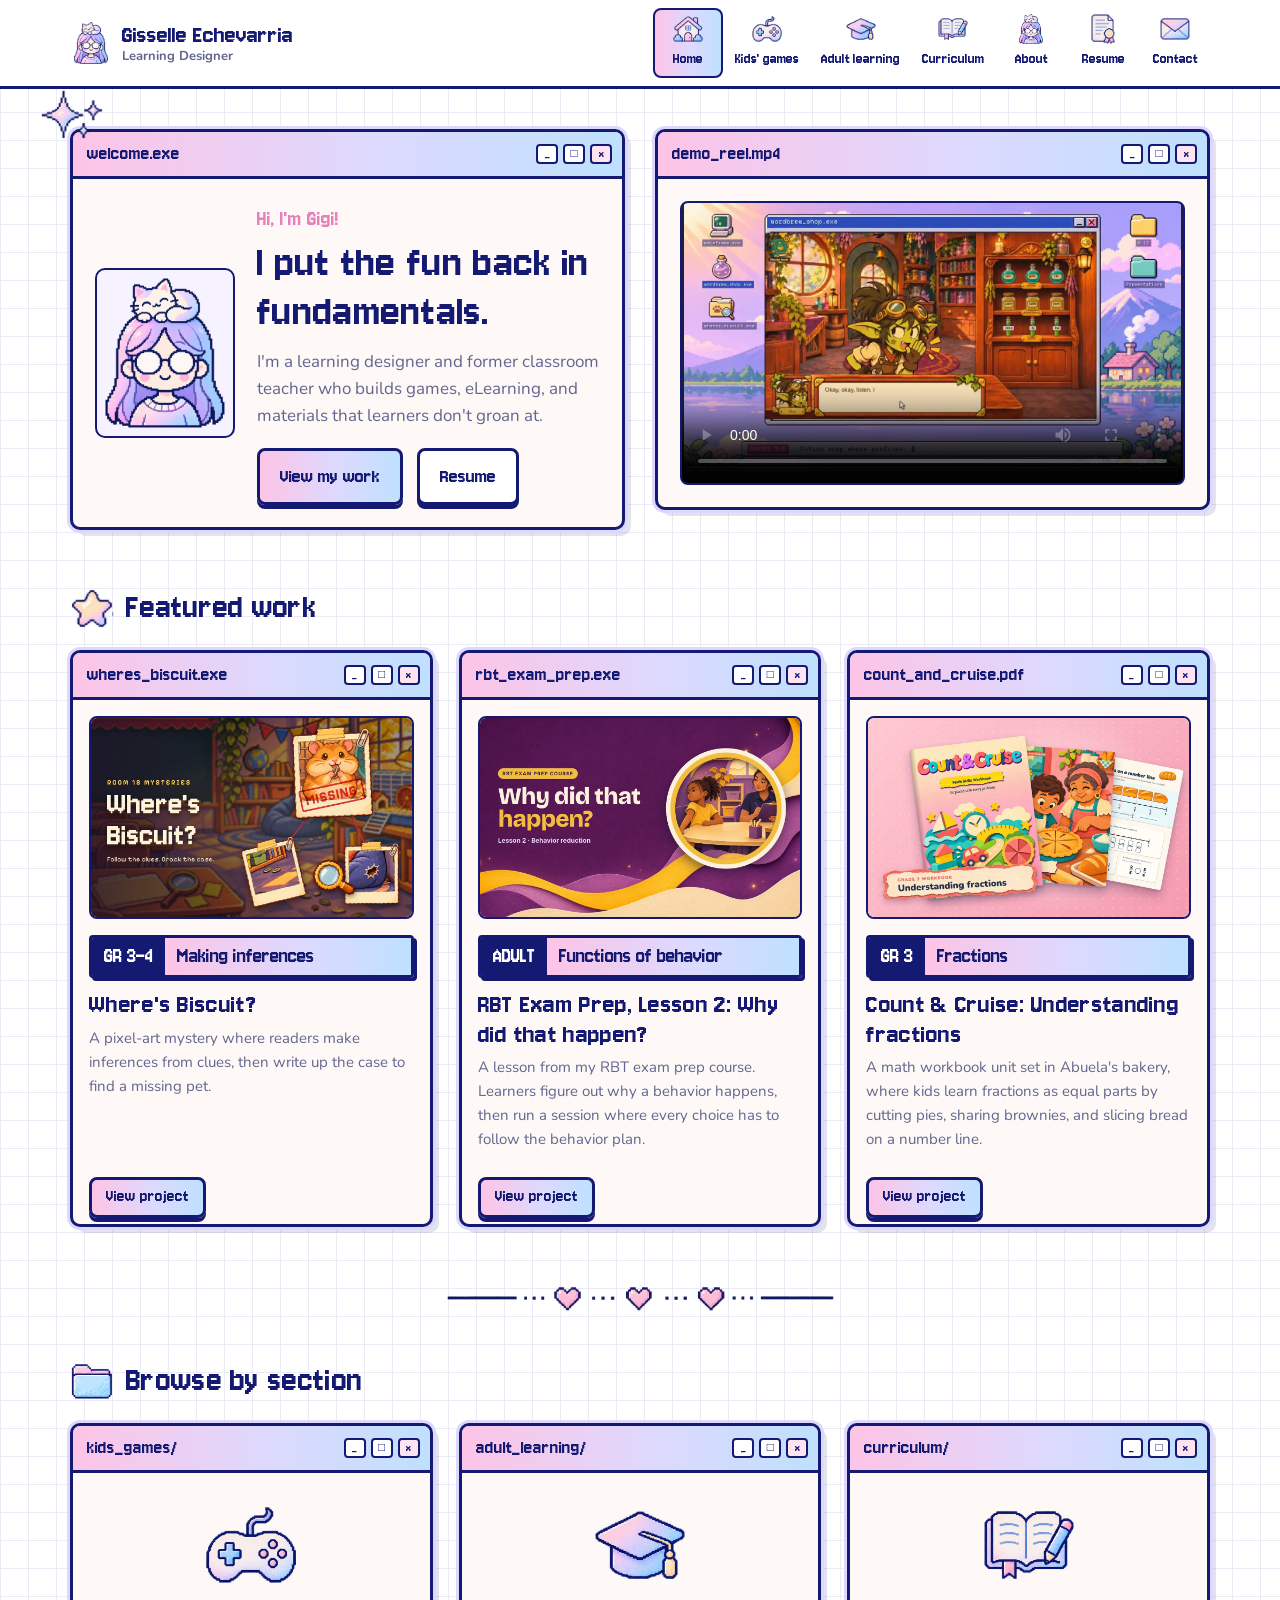
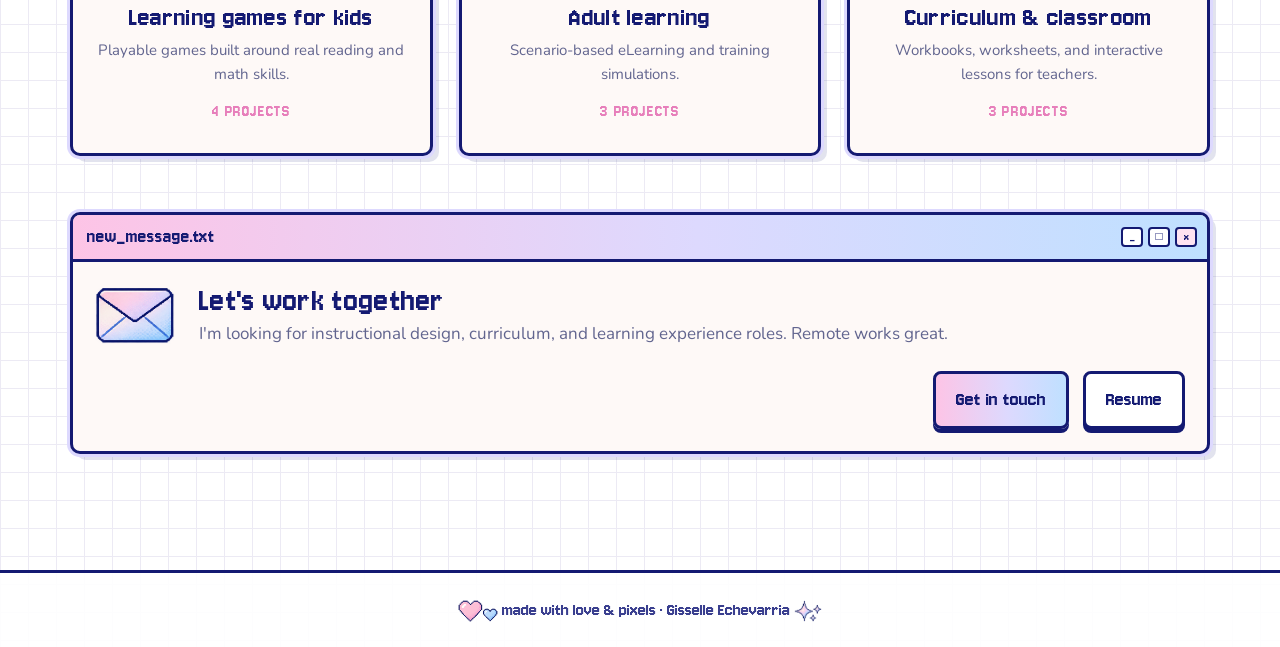
<file: index.html>
<!DOCTYPE html>
<html lang="en">
<head>
<meta charset="UTF-8">
<meta name="viewport" content="width=device-width, initial-scale=1">
<title>Gisselle Echevarria · Learning Designer</title>
<meta name="description" content="Learning games, eLearning, and curriculum that learners don't groan at. Portfolio of Gisselle Echevarria, learning designer.">
<meta property="og:type" content="website">
<meta property="og:url" content="https://gisselleechevarria.github.io/">
<meta property="og:title" content="Gisselle Echevarria · Learning Designer">
<meta property="og:description" content="Learning games for kids, scenario-based eLearning, and Grade 3 curriculum, each with a case study on how I designed it.">
<meta property="og:image" content="https://gisselleechevarria.github.io/assets/share.jpg">
<meta property="og:image:width" content="1200">
<meta property="og:image:height" content="627">
<meta name="twitter:card" content="summary_large_image">
<link rel="icon" href="assets/icon-about-me.png">

<link rel="preconnect" href="https://fonts.googleapis.com">
<link rel="preconnect" href="https://fonts.gstatic.com" crossorigin>
<link href="https://fonts.googleapis.com/css2?family=Jersey+10&family=Nunito:wght@400;600;700;800&display=swap" rel="stylesheet">
<style>
  :root{
    --navy:#141a72; --navy-soft:#3a3f8f;
    --pink:#fdc4e6; --pink-deep:#e77fbb;
    --lav:#ddd9fe; --blue:#bfe0ff;
    --paper:#fef9f7; --white:#fff; --grid:#eceaf4;
    --text:#26285c; --muted:#62658f;
    --grad:linear-gradient(90deg,var(--pink) 0%,var(--lav) 55%,var(--blue) 100%);
    --px:3px;
    --pixel:"Jersey 10",ui-monospace,monospace;
    --body:"Nunito",system-ui,sans-serif;
  }
  *{box-sizing:border-box;margin:0;padding:0}
  body{
    font-family:var(--body);color:var(--text);line-height:1.6;font-size:17px;
    background:var(--white);
    background-image:linear-gradient(var(--grid) 1px,transparent 1px),linear-gradient(90deg,var(--grid) 1px,transparent 1px);
    background-size:28px 28px;min-height:100vh;
  }
  img{max-width:100%;display:block}
  a{color:var(--navy)}
  h1,h2,h3{font-family:var(--pixel);color:var(--navy);line-height:1.05;font-weight:400;letter-spacing:.3px}

  /* window */
  .win{background:var(--paper);border:var(--px) solid var(--navy);border-radius:10px;
    box-shadow:0 0 0 var(--px) var(--lav),6px 6px 0 0 rgba(20,26,114,.12);position:relative;overflow:hidden}
  .win-bar{display:flex;align-items:center;gap:10px;background:var(--grad);border-bottom:var(--px) solid var(--navy);
    padding:6px 10px 6px 14px;font-family:var(--pixel);font-size:20px;color:var(--navy)}
  .win-bar .title{flex:1;white-space:nowrap;overflow:hidden;text-overflow:ellipsis}
  .win-btns{display:flex;gap:5px}
  .win-btns span{width:22px;height:20px;border:2px solid var(--navy);border-radius:4px;background:var(--white);
    display:grid;place-items:center;font-family:var(--pixel);font-size:12px;line-height:1}
  .win-btns span:last-child{background:#ffe3f1}
  .win-body{padding:22px}
  .addr{display:flex;gap:8px;align-items:center;padding:8px 12px;border-bottom:2px solid var(--navy);background:#f7f4ff}
  .addr .nav-dot{width:22px;height:22px;border:2px solid var(--navy);border-radius:6px;background:var(--white);font-family:var(--pixel);font-size:12px;display:grid;place-items:center}
  .addr .bar{flex:1;border:2px solid var(--navy);border-radius:20px;background:var(--white);padding:0 12px;font-size:17px;color:var(--muted);font-family:var(--pixel)}

  /* buttons */
  .btn{display:inline-flex;align-items:center;gap:8px;font-family:var(--pixel);font-size:21px;color:var(--navy);
    text-decoration:none;cursor:pointer;padding:9px 20px;border:var(--px) solid var(--navy);border-radius:8px;
    background:var(--grad);box-shadow:0 4px 0 0 var(--navy);transition:transform .08s,box-shadow .08s}
  .btn:hover{transform:translateY(2px);box-shadow:0 2px 0 0 var(--navy)}
  .btn:active{transform:translateY(4px);box-shadow:none}
  .btn.secondary{background:var(--white)}
  .btn.small{font-size:18px;padding:3px 14px}
  .btn-row{display:flex;gap:14px;flex-wrap:wrap}

  /* the little grade/skill line */
  .meta{font-family:var(--pixel);font-size:17px;letter-spacing:.6px;text-transform:uppercase;color:var(--pink-deep)}
  /* cartridge-style grade + skill label */
  .label{display:flex;align-items:stretch;border:var(--px) solid var(--navy);border-radius:4px;overflow:hidden;
    font-family:var(--pixel);font-size:18px;line-height:1.15;box-shadow:3px 3px 0 0 var(--navy)}
  .label .g{background:var(--navy);color:var(--white);padding:4px 10px;white-space:nowrap;display:flex;align-items:center}
  .label .s{background:var(--grad);color:var(--navy);padding:4px 10px;flex:1;display:flex;align-items:center}
  .label.big{font-size:22px}
  .label.big .g,.label.big .s{padding:6px 12px}

  /* header + nav */
  header{position:sticky;top:0;z-index:50;background:rgba(255,255,255,.94);backdrop-filter:blur(6px);border-bottom:var(--px) solid var(--navy)}
  .head-inner{max-width:1180px;margin:0 auto;padding:8px 20px;display:flex;align-items:center;gap:20px}
  .brand{display:flex;align-items:center;gap:10px;text-decoration:none;flex-shrink:0}
  .brand img{width:42px;height:42px;object-fit:contain}
  .brand .name{font-family:var(--pixel);font-size:26px;color:var(--navy);line-height:1.1}
  .brand .role{font-size:13px;color:var(--muted);font-weight:700;line-height:1.2}
  nav{margin-left:auto}
  nav ul{list-style:none;display:flex;gap:2px}
  nav a{display:flex;flex-direction:column;align-items:center;gap:2px;text-decoration:none;
    font-family:var(--pixel);font-size:16px;color:var(--navy);padding:4px 8px;min-width:70px;
    border:2px solid transparent;border-radius:8px;white-space:nowrap}
  nav a img{width:30px;height:30px;object-fit:contain}
  nav a:hover{border-color:var(--navy);background:#faf6ff}
  nav a.active{border-color:var(--navy);background:var(--grad)}
  .menu-btn{display:none;margin-left:auto}

  /* path bar with back button */
  .pathbar{max-width:1180px;margin:22px auto 0;padding:0 20px;display:none}
  .pathbar.show{display:block}
  .pathbar .inner{display:flex;align-items:center;gap:12px;background:var(--white);border:2px solid var(--navy);border-radius:10px;padding:6px 8px}
  .pathbar .path{font-family:var(--pixel);font-size:19px;color:var(--muted);overflow:hidden;white-space:nowrap;text-overflow:ellipsis}
  .pathbar .path a{color:var(--navy);text-decoration:none}
  .pathbar .path a:hover{text-decoration:underline}
  .pathbar .path .sep{margin:0 6px;color:var(--pink-deep)}

  /* layout */
  main{max-width:1180px;margin:0 auto;padding:28px 20px 60px}
  .view{display:none;animation:pop .25s ease-out}
  .view.active{display:block}
  @keyframes pop{from{opacity:0;transform:translateY(8px)}to{opacity:1;transform:none}}
  section{margin-bottom:56px}
  .section-title{display:flex;align-items:center;gap:12px;margin-bottom:20px}
  .section-title img{width:44px;height:44px;object-fit:contain}
  .section-title h2{font-size:36px}
  .grid{display:grid;gap:26px}
  .g2{grid-template-columns:repeat(2,1fr)}
  .g3{grid-template-columns:repeat(3,1fr)}

  .ph{background:repeating-linear-gradient(45deg,#f6f0ff 0 12px,#fdf3fa 12px 24px);border:2px dashed var(--navy-soft);
    border-radius:8px;display:grid;place-items:center;text-align:center;font-family:var(--pixel);color:var(--navy-soft);font-size:19px;padding:12px}
  .ph.r169{aspect-ratio:16/9}.ph.r43{aspect-ratio:4/3}.ph.page{aspect-ratio:8.5/11}
  .ph-lines span{display:block;height:11px;border-radius:6px;background:#ebe6fa;margin:9px 0}
  .ph-lines span:nth-child(2){width:92%}.ph-lines span:nth-child(3){width:78%}
  .play{width:68px;height:68px;border:var(--px) solid var(--navy);border-radius:50%;background:var(--grad);display:grid;place-items:center;margin:0 auto 10px}
  .play::after{content:"";border-left:20px solid var(--navy);border-top:13px solid transparent;border-bottom:13px solid transparent;margin-left:6px}
  .sticker{position:absolute;pointer-events:none;z-index:2}
  video.reel{width:100%;aspect-ratio:16/9;display:block;border:2px solid var(--navy);border-radius:8px;background:#1d1f40}
  .thumb{display:block;aspect-ratio:16/10;border:2px solid var(--navy);border-radius:8px;overflow:hidden;background:#f6f0ff}
  .thumb img{width:100%;height:100%;object-fit:cover;object-position:top;transition:transform .25s}
  .thumb:hover img{transform:scale(1.04)}
  .stage{position:relative;aspect-ratio:16/10;border:var(--px) solid var(--navy);border-radius:8px;overflow:hidden;background:#1d1f40}
  .stage img{width:100%;height:100%;object-fit:cover;object-position:center;filter:brightness(.55) saturate(.9);transition:filter .2s}
  .stage:hover img{filter:brightness(.68) saturate(1)}
  .stage iframe{width:100%;height:100%;border:0;display:block;background:#fff}
  .play-btn{position:absolute;left:50%;top:50%;transform:translate(-50%,-50%);font-size:28px;padding:12px 30px;gap:12px;z-index:2}
  .play-btn:hover{transform:translate(-50%,calc(-50% + 2px))}
  .play-btn:active{transform:translate(-50%,calc(-50% + 4px))}
  .tri{width:0;height:0;border-left:16px solid var(--navy);border-top:10px solid transparent;border-bottom:10px solid transparent}
  .tri.sm{border-left-width:11px;border-top-width:7px;border-bottom-width:7px}
  .stage{border-radius:8px 8px 0 0 !important}
  .stage video{position:absolute;inset:0;width:100%;height:100%;background:#fff;display:block}
  .stage:fullscreen{border:0;border-radius:0 !important;aspect-ratio:auto}
  .player-bar{display:flex;gap:6px;align-items:center;border:var(--px) solid var(--navy);border-top:0;border-radius:0 0 8px 8px;background:var(--white);padding:6px 8px}
  .pbar-btn{display:inline-flex;align-items:center;gap:8px;font-family:var(--pixel);font-size:19px;color:var(--navy);background:none;border:2px solid transparent;
    border-radius:6px;padding:3px 10px;cursor:pointer;text-decoration:none}
  .pbar-btn:hover{border-color:var(--navy);background:#faf6ff}
  .pbar-btn.off{opacity:.55;cursor:default;border-color:transparent;background:none}
  .stage-note{position:absolute;left:50%;bottom:22px;transform:translateX(-50%);z-index:3;background:var(--paper);border:var(--px) solid var(--navy);
    border-radius:8px;padding:8px 16px;font-family:var(--pixel);font-size:19px;color:var(--navy);box-shadow:0 4px 0 0 var(--navy);white-space:nowrap}
  .pbar-btn em{font-style:normal;font-size:15px;color:var(--pink-deep);margin-left:2px}
  .fs-ico{width:16px;height:16px;border:3px solid var(--navy);border-radius:2px;position:relative}
  .fs-ico::after{content:"";position:absolute;inset:3px -5px;background:var(--white)}
  .fs-ico::before{content:"";position:absolute;inset:-5px 3px;background:var(--white);z-index:1}

  /* home */
  .hero{display:grid;grid-template-columns:1fr 1fr;gap:30px;align-items:start;position:relative;margin-top:12px}
  .hero .intro .win-body{display:flex;gap:22px;align-items:center}
  .hero .avatar{width:140px;flex-shrink:0;background:#f7f2ff;border:2px solid var(--navy);border-radius:10px;padding:8px}
  .hero .kicker{font-family:var(--pixel);color:var(--pink-deep);font-size:23px}
  .hero h1{font-size:46px;margin:2px 0 12px}
  .hero p{margin-bottom:18px;color:var(--muted)}

  /* project card */
  .proj .win-body{padding:16px;display:flex;flex-direction:column;height:calc(100% - 37px)}
  .proj .label{margin:16px 0 12px}
  .proj h3{font-size:28px;margin:0 0 6px}
  .proj p{font-size:15px;color:var(--muted);margin-bottom:16px;flex:1}
  .proj .btn{align-self:flex-start}
  .soon-btn{opacity:.6;cursor:default;pointer-events:none}
  .proj .soon{position:absolute;top:54px;right:12px;z-index:3;font-family:var(--pixel);font-size:16px;
    background:#ffe3f1;border:2px solid var(--navy);border-radius:6px;padding:1px 8px}

  .folder-card{text-decoration:none;color:inherit;display:block;transition:transform .12s}
  .folder-card:hover{transform:translateY(-4px) rotate(-.4deg)}
  .folder-card .win-body{text-align:center;padding:26px 20px}
  .folder-card img{width:92px;height:92px;object-fit:contain;margin:0 auto 12px}
  .folder-card h3{font-size:28px;margin-bottom:6px}
  .folder-card p{font-size:15px;color:var(--muted)}
  .folder-card .meta{margin-top:12px;display:block;font-size:18px}

  .divider{height:30px;background:url(assets/deco-heart-divider.png) center/contain no-repeat;margin:10px auto 46px;max-width:620px}
  .cta .win-body{display:flex;align-items:center;gap:24px;flex-wrap:wrap}
  .cta img{width:80px}
  .cta h2{font-size:34px}
  .cta p{color:var(--muted)}
  .cta .btn-row{margin-left:auto}

  /* section page head */
  .page-head{display:flex;gap:24px;align-items:center}
  .page-head img.big{width:104px;flex-shrink:0}
  .page-head h1{font-size:44px}
  .page-head p{color:var(--muted);max-width:640px}

  /* case study */
  .cs-hero h1{font-size:48px;margin:2px 0 8px}
  .cs-hero .lead{color:var(--muted);margin-bottom:18px;font-size:18px}
  .gallery{display:grid;grid-template-columns:repeat(3,1fr);gap:16px}
  .cs-layout{display:grid;grid-template-columns:270px 1fr;gap:26px;align-items:start;margin-top:28px}
  .cs-side{position:sticky;top:96px}
  .cs-side dl{display:grid;gap:12px}
  .cs-side dt{font-family:var(--pixel);font-size:17px;color:var(--pink-deep);text-transform:uppercase;letter-spacing:.6px}
  .cs-side dd{font-size:15px}
  .cs-side .toc{margin-top:18px;border-top:2px dashed var(--lav);padding-top:14px}
  .cs-side .toc a{display:block;font-family:var(--pixel);font-size:20px;text-decoration:none;padding:3px 0}
  .cs-side .toc a::before{content:"> ";color:var(--pink-deep)}
  .cs-main > .win{margin-bottom:24px}
  .cs-main h2{font-size:30px;margin-bottom:10px}
  .cs-text p{margin:0 0 12px;max-width:68ch}
  .cs-text b{color:var(--navy);font-weight:800;background:linear-gradient(transparent 62%,rgba(253,196,230,.75) 62%)}
  .cs-summary{margin-top:28px}
  .cs-summary p{font-size:19px;line-height:1.55;max-width:80ch}
  .flip-stage{position:relative;border:var(--px) solid var(--navy);border-radius:8px 8px 0 0;background:#efe9f7;
    background-image:linear-gradient(var(--grid) 1px,transparent 1px),linear-gradient(90deg,var(--grid) 1px,transparent 1px);background-size:24px 24px;
    padding:26px 64px;display:flex;justify-content:center;min-height:300px}
  .flip-spread{display:flex;justify-content:center}
  .book{--h:min(60vh,580px,calc((100vw - 290px) / 1.6));--w:calc(var(--h) * 0.7727);position:relative;display:flex;perspective:2400px;padding:12px 0 16px}
  .book .board{position:absolute;top:2px;bottom:4px;left:calc(50% - 10px);right:calc(50% - 10px);background:var(--cover);border-radius:10px;
    box-shadow:0 18px 30px rgba(20,26,114,.28),inset 0 0 0 3px rgba(0,0,0,.12)}
  .book .board.hasL{left:-12px}.book .board.hasR{right:-12px}
  .book .slot{width:var(--w);height:var(--h);position:relative;z-index:1}
  .book .slot.empty{visibility:hidden}
  .book .pgwrap{position:absolute;inset:0;background:#fffdf8}
  .book .slot img,.leaf img{width:100%;height:100%;object-fit:cover;display:block;cursor:zoom-in}
  .book .slot.L .pgwrap{border-radius:6px 0 0 6px;box-shadow:-2px 2px 0 #f3eee4,-4px 4px 0 #e9e2d5,-6px 6px 0 #ded6c6,-8px 8px 0 #d3cab8}
  .book .slot.R .pgwrap{border-radius:0 6px 6px 0;box-shadow:2px 2px 0 #f3eee4,4px 4px 0 #e9e2d5,6px 6px 0 #ded6c6,8px 8px 0 #d3cab8}
  .book .slot .pgwrap::after,.leaf .lf::after{content:"";position:absolute;inset:0;pointer-events:none}
  .book .slot.L .pgwrap::after,.leaf .backside::after{background:linear-gradient(90deg,rgba(0,0,0,0) 78%,rgba(40,20,10,.10) 92%,rgba(40,20,10,.28))}
  .book .slot.R .pgwrap::after,.leaf .front::after{background:linear-gradient(90deg,rgba(40,20,10,.28),rgba(40,20,10,.10) 8%,rgba(0,0,0,0) 22%)}
  .book .slot.L.empty + .slot.R .pgwrap::after{background:linear-gradient(90deg,rgba(40,20,10,.22),rgba(0,0,0,0) 6%)}
  .book.one .slot.R .pgwrap{border-radius:6px}
  .book.one .slot.R .pgwrap::after{background:none}
  .leaf{position:absolute;top:12px;width:var(--w);height:var(--h);z-index:3;transform-style:preserve-3d;transition:transform .7s cubic-bezier(.45,.05,.3,1)}
  .leaf.fwd{left:50%;transform-origin:left center}
  .leaf.back{right:50%;transform-origin:right center}
  .leaf.fwd.go{transform:rotateY(-180deg)}
  .leaf.back.go{transform:rotateY(180deg)}
  .leaf .lf{position:absolute;inset:0;backface-visibility:hidden;-webkit-backface-visibility:hidden;background:#fffdf8;overflow:hidden}
  .leaf.fwd .front{border-radius:0 6px 6px 0}
  .leaf.fwd .backside{transform:rotateY(180deg);border-radius:6px 0 0 6px}
  .leaf.back .front{border-radius:6px 0 0 6px}
  .leaf.back .backside{transform:rotateY(180deg);border-radius:0 6px 6px 0}
  .leaf.back .front::after{background:linear-gradient(90deg,rgba(0,0,0,0) 78%,rgba(40,20,10,.10) 92%,rgba(40,20,10,.28))}
  .leaf.back .backside::after{background:linear-gradient(90deg,rgba(40,20,10,.28),rgba(40,20,10,.10) 8%,rgba(0,0,0,0) 22%)}
  .flip-arr{z-index:5;position:absolute;top:50%;transform:translateY(-50%);width:42px;height:56px;border:var(--px) solid var(--navy);border-radius:8px;
    background:var(--white);color:var(--navy);font-family:var(--pixel);font-size:40px;line-height:1;cursor:pointer;box-shadow:0 4px 0 0 var(--navy)}
  .flip-arr.l{left:12px}.flip-arr.r{right:12px}
  .flip-arr:disabled{opacity:.35;cursor:default}
  .flip-arr:not(:disabled):hover{background:var(--pink)}
  .flip-bar{justify-content:space-between;font-family:var(--pixel);font-size:19px;color:var(--navy);padding:6px 14px}
  .flip-tip{color:var(--muted);font-size:17px}
  .flip-thumbs{display:flex;gap:8px;overflow-x:auto;padding:12px 2px 4px}
  .flip-thumbs button{flex:0 0 auto;border:2px solid var(--navy);border-radius:4px;padding:0;background:none;cursor:pointer;opacity:.6}
  .flip-thumbs button.on{opacity:1;outline:3px solid var(--pink-deep);outline-offset:2px}
  .flip-thumbs img{width:58px;height:auto;display:block;border-radius:2px}
  .page-zoom{position:fixed;inset:0;z-index:200;background:rgba(20,26,114,.55);display:flex;align-items:center;justify-content:center;padding:18px;outline:none}
  .pz-box{background:var(--paper);border:var(--px) solid var(--navy);border-radius:10px;overflow:hidden;max-height:100%;display:flex;flex-direction:column;box-shadow:8px 8px 0 rgba(20,26,114,.25)}
  .pz-box img{max-height:calc(100vh - 110px);max-width:calc(100vw - 50px);width:auto;display:block;object-fit:contain}
  .pz-bar{display:flex;gap:10px;align-items:center;justify-content:center;padding:8px 10px;border-top:var(--px) solid var(--navy);font-family:var(--pixel);font-size:19px;color:var(--navy)}
  .pz-bar button{font-family:var(--pixel);font-size:18px;color:var(--navy);background:var(--white);border:2px solid var(--navy);border-radius:6px;padding:2px 10px;cursor:pointer}
  .pz-bar button:disabled{opacity:.35;cursor:default}
  .pz-bar .pz-x{margin-left:14px;background:#ffe3f1}
  .cs-summary .series{margin-top:12px;font-size:16px;color:var(--muted)}
  .cs-summary .series a{color:var(--navy);font-weight:700}
  @media (max-width:720px){.flip-stage{padding:16px 46px}.book{--h:min(64vh,calc((100vw - 190px) * 1.294))}.flip-tip{display:none}}
  .cs-fig{margin:0}
  .cs-fig img{width:100%;border:2px solid var(--navy);border-radius:8px;display:block}
  .cs-fig figcaption{font-size:15px;color:var(--muted);margin-top:8px;line-height:1.45}
  .cs-list{list-style:none;display:grid;gap:12px;max-width:72ch}
  .cs-list li{padding-left:26px;position:relative}
  .cs-list li::before{content:"";position:absolute;left:4px;top:.55em;width:10px;height:10px;background:var(--grad);border:2px solid var(--navy)}
  .cs-list b{color:var(--navy);font-weight:800}
  .cs-sub{font-size:22px;margin:16px 0 4px;color:var(--pink-deep)}
  .cs-sub:first-of-type{margin-top:4px}
  .todo{background:#ffe3f1;border:2px dashed var(--pink-deep);border-radius:6px;padding:0 6px;color:#9d2a6b;font-weight:700}

  /* about / resume / contact */
  .about-grid{display:grid;grid-template-columns:320px 1fr;gap:26px;align-items:start}
  .avatar-big{background:#f7f2ff;border:2px solid var(--navy);border-radius:10px;padding:14px}
  .filelist{list-style:none;columns:2;column-gap:20px}
  .filelist li{font-size:15px;padding:3px 0;break-inside:avoid}
  .filelist li::before{content:"> ";font-family:var(--pixel);color:var(--pink-deep)}
  .timeline{list-style:none;display:grid;gap:14px}
  .timeline li{display:grid;grid-template-columns:110px 1fr;gap:12px}
  .timeline .when{font-family:var(--pixel);color:var(--pink-deep);font-size:20px}
  .contact-list{list-style:none;display:grid;gap:14px}
  .contact-list li{display:flex;align-items:center;gap:14px}
  .contact-list .k{font-family:var(--pixel);font-size:21px;width:110px;color:var(--navy)}
  .contact-list a.v{color:var(--navy);text-decoration:none}
  .contact-list a.v:hover{text-decoration:underline}
  .contact-list .v{flex:1;border:2px solid var(--navy);border-radius:8px;background:var(--white);padding:8px 14px;color:var(--muted)}

  .resume{max-width:820px}
  .resume .r-head{border-bottom:2px dashed var(--lav);padding-bottom:12px;margin-bottom:6px}
  .resume .r-head h2{font-size:36px}
  .resume .r-head p{color:var(--muted)}
  .resume h3{font-size:24px;color:var(--pink-deep);margin:18px 0 6px}
  .resume .r-item{display:flex;justify-content:space-between;gap:16px;margin-top:10px}
  .resume .r-item span{font-family:var(--pixel);font-size:19px;color:var(--navy-soft);white-space:nowrap}
  .resume p{color:var(--muted);font-size:16px;margin:2px 0 0}
  footer{border-top:var(--px) solid var(--navy);background:rgba(255,255,255,.92);padding:22px 20px;text-align:center;font-family:var(--pixel);color:var(--navy-soft);font-size:19px}
  footer img{height:22px;display:inline;vertical-align:middle;margin:0 4px}

  @media (max-width:1100px){
    nav a{min-width:58px;padding:4px 5px;font-size:15px}
    nav a img{width:26px;height:26px}
    .brand .role{display:none}
  }
  @media (max-width:980px){
    .g3{grid-template-columns:repeat(2,1fr)}
    .hero,.cs-layout,.about-grid{grid-template-columns:1fr}
    .cs-side{position:static}
  }
  @media (max-width:820px){
    .menu-btn{display:inline-flex}
    .brand .role{display:block}
    nav{position:absolute;top:100%;left:0;right:0;background:var(--white);border-bottom:var(--px) solid var(--navy);display:none}
    nav.open{display:block}
    nav ul{flex-direction:column;padding:10px 16px}
    nav a{flex-direction:row;gap:12px;font-size:21px;padding:8px 10px}
  }
  @media (max-width:720px){
    body{font-size:16px}
    .g2,.g3,.gallery{grid-template-columns:1fr}
    .head-inner{gap:10px;padding:8px 14px}
    .brand{flex-shrink:1;min-width:0}
    .brand .name{font-size:18px}.brand .role{font-size:11px}
    .menu-btn{flex-shrink:0}
    .hero .intro .win-body{flex-direction:column;text-align:center}
    .hero h1{font-size:30px}
    .btn-row{justify-content:center}
    .page-head{flex-direction:column;text-align:center}
    .sticker{display:none}
    .cta .btn-row{margin-left:0}
    .filelist{columns:1}
  }
</style>
</head>
<body>

<header>
  <div class="head-inner">
    <a class="brand" href="#home">
      <img src="assets/icon-about-me.png" alt="">
      <div>
        <div class="name">Gisselle Echevarria</div>
        <div class="role">Learning Designer</div>
      </div>
    </a>
    <button class="btn secondary small menu-btn" id="menuBtn" aria-label="Open menu">menu</button>
    <nav id="nav">
      <ul>
        <li><a href="#home" data-route="home"><img src="assets/icon-home.png" alt="">Home</a></li>
        <li><a href="#kids" data-route="kids"><img src="assets/icon-game-controller.png" alt="">Kids' games</a></li>
        <li><a href="#adult" data-route="adult"><img src="assets/icon-graduation-cap.png" alt="">Adult learning</a></li>
        <li><a href="#curriculum" data-route="curriculum"><img src="assets/icon-book-pencil.png" alt="">Curriculum</a></li>
        <li><a href="#about" data-route="about"><img src="assets/icon-about-me.png" alt="">About</a></li>
        <li><a href="#resume" data-route="resume"><img src="assets/icon-resume.png" alt="">Resume</a></li>
        <li><a href="#contact" data-route="contact"><img src="assets/icon-envelope.png" alt="">Contact</a></li>
      </ul>
    </nav>
  </div>
</header>

<div class="pathbar" id="pathbar">
  <div class="inner">
    <a class="btn secondary small" id="backBtn" href="#home">&larr; Back</a>
    <div class="path" id="pathText"></div>
  </div>
</div>

<main>

<!-- HOME -->
<div class="view" id="view-home">
  <section class="hero">
    <img class="sticker" src="assets/deco-sparkles.png" alt="" style="width:64px;top:-40px;left:-30px">
    <div class="win intro">
      <div class="win-bar"><span class="title">welcome.exe</span><div class="win-btns"><span>_</span><span>□</span><span>x</span></div></div>
      <div class="win-body">
        <img class="avatar" src="assets/icon-about-me.png" alt="Pixel portrait">
        <div>
          <div class="kicker">Hi, I'm Gigi!</div>
          <h1>I put the fun back in fundamentals.</h1>
          <p>I'm a learning designer and former classroom teacher who builds games, eLearning, and materials that learners don't groan at.</p>
          <div class="btn-row">
            <a class="btn" href="#home" id="viewWork">View my work</a>
            <a class="btn secondary" href="#resume">Resume</a>
          </div>
        </div>
      </div>
    </div>
    <div class="win">
      <div class="win-bar"><span class="title">demo_reel.mp4</span><div class="win-btns"><span>_</span><span>□</span><span>x</span></div></div>
      <div class="win-body"><video class="reel" src="assets/reel/demo-reel.mp4" poster="assets/reel/poster.jpg" controls preload="metadata" playsinline></video></div>
    </div>
  </section>

  <section>
    <div class="section-title" id="featuredTitle" style="scroll-margin-top:110px"><img src="assets/deco-star-large.png" alt=""><h2>Featured work</h2></div>
    <div class="grid g3" id="featured"></div>
  </section>

  <div class="divider"></div>

  <section style="position:relative">
    <div class="section-title"><img src="assets/icon-folder.png" alt=""><h2>Browse by section</h2></div>
    <div class="grid g3" id="folders"></div>
  </section>

  <section class="win cta">
    <div class="win-bar"><span class="title">new_message.txt</span><div class="win-btns"><span>_</span><span>□</span><span>x</span></div></div>
    <div class="win-body">
      <img src="assets/icon-envelope.png" alt="">
      <div>
        <h2>Let's work together</h2>
        <p>I'm looking for instructional design, curriculum, and learning experience roles. Remote works great.</p>
      </div>
      <div class="btn-row">
        <a class="btn" href="#contact">Get in touch</a>
        <a class="btn secondary" href="#resume">Resume</a>
      </div>
    </div>
  </section>
</div>

<!-- SECTION PAGES + PROJECT PAGE are filled in by script -->
<div class="view" id="view-kids"></div>
<div class="view" id="view-adult"></div>
<div class="view" id="view-curriculum"></div>
<div class="view" id="view-project"></div>

<!-- ABOUT -->
<div class="view" id="view-about">
  <div class="about-grid">
    <div class="win">
      <div class="win-bar"><span class="title">me.png</span><div class="win-btns"><span>_</span><span>□</span><span>x</span></div></div>
      <div class="win-body"><img class="avatar-big" src="assets/icon-about-me.png" alt="Pixel portrait of Gigi"></div>
    </div>
    <div style="display:grid;gap:26px">
      <div class="win">
        <div class="win-bar"><span class="title">about_me.txt</span><div class="win-btns"><span>_</span><span>□</span><span>x</span></div></div>
        <div class="win-body cs-text">
          <h1 style="font-size:40px;margin-bottom:12px">Hi, I'm Gigi</h1>
          <p>I've spent eight years teaching K–5, mostly ELA and math, and six of those years I was also working as an RBT. That mix is a big part of how I design. Teaching taught me what makes kids check out. Behavior analysis taught me to look at what actually happens after someone tries something.</p>
          <p>I also don't believe in making learning too easy. <b>I think we underestimate kids</b>, and honestly adults too. Give people something real to figure out, help them when they're stuck, and they'll surprise you.</p>
          <p>These days I make learning games, eLearning, and classroom materials. I have a master's in curriculum and instruction, a bachelor's in psychology, and a UI/UX certificate, so I usually design the whole thing, from the lesson to the screen. I'm also bilingual in English and Spanish.</p>
        </div>
      </div>
      <div class="grid g2">
        <div class="win">
          <div class="win-bar"><span class="title">what_i_do.exe</span><div class="win-btns"><span>x</span></div></div>
          <div class="win-body"><ul class="filelist" style="columns:1">
            <li>Learning games for kids</li><li>Scenario-based eLearning</li><li>Curriculum and lesson writing</li><li>Assessment and feedback design</li><li>UI and visual design</li><li>Accessible design</li>
          </ul></div>
        </div>
        <div class="win">
          <div class="win-bar"><span class="title">toolkit.exe</span><div class="win-btns"><span>x</span></div></div>
          <div class="win-body"><ul class="filelist" style="columns:1">
            <li>Articulate Storyline & Rise</li><li>Figma</li><li>Canva</li><li>Adobe Creative Cloud</li><li>Procreate</li><li>HTML, CSS & JavaScript</li><li>Microsoft Word, PowerPoint & Excel</li><li>Google Workspace & Classroom</li>
          </ul></div>
        </div>
      </div>
      <div class="win">
        <div class="win-bar"><span class="title">experience.log</span><div class="win-btns"><span>_</span><span>□</span><span>x</span></div></div>
        <div class="win-body">
          <ul class="timeline">
            <li><span class="when">2023–now</span><span><b>Curriculum developer & instructional designer</b>, independent</span></li>
            <li><span class="when">2023–24</span><span><b>Digital learning specialist</b>, CUES. Quality checks on course content with subject matter experts.</span></li>
            <li><span class="when">2019–26</span><span><b>Lead teacher, K–5</b>, private and charter schools in Miami-Dade. Trained the other teachers.</span></li>
            <li><span class="when">2020–26</span><span><b>Registered Behavior Technician</b>, Progressive Behavior Science</span></li>
            <li><span class="when">2025</span><span><b>M.A. Curriculum and Instruction</b>, WGU</span></li>
            <li><span class="when">2024</span><span><b>UI/UX Design certificate</b>, Avocademy</span></li>
            <li><span class="when">2022</span><span><b>B.A. Psychology</b>, University of West Florida</span></li>
          </ul>
        </div>
      </div>
    </div>
  </div>
</div>

<!-- RESUME -->
<div class="view" id="view-resume">
  <div class="win" style="margin-bottom:26px">
    <div class="win-bar"><span class="title">resume/</span><div class="win-btns"><span>_</span><span>□</span><span>x</span></div></div>
    <div class="win-body page-head">
      <img class="big" src="assets/icon-resume.png" alt="">
      <div style="flex:1"><h1>Resume</h1><p>The short version is below. The full one is a click away.</p></div>
      <a class="btn" id="resumePdf" href="assets/resume.pdf" target="_blank" rel="noopener">Download PDF</a>
    </div>
  </div>
  <div class="win">
    <div class="win-bar"><span class="title">resume.txt</span><div class="win-btns"><span>_</span><span>□</span><span>x</span></div></div>
    <div class="win-body resume">
      <div class="r-head"><h2>Gisselle Echevarria</h2><p>Curriculum Developer · Instructional Designer · K–5 Educator · Bilingual (English/Spanish)</p></div>
      <h3>Experience</h3>
      <div class="r-item"><div><b>Curriculum Developer and Instructional Designer</b> · Independent</div><span>2023–now</span></div>
      <p>Design, build, and publish standards-aligned K–5 ELA and math resources and browser-based learning games, from needs analysis to release. Freelance web and UI design for education clients.</p>
      <div class="r-item"><div><b>Digital Learning Specialist</b> · CUES</div><span>2023–2024</span></div>
      <p>Edited and tested online course materials and assessments, and partnered with subject matter experts to align content to learning objectives.</p>
      <div class="r-item"><div><b>Registered Behavior Technician</b> · Progressive Behavior Science and affiliated providers</div><span>2020–2026</span></div>
      <p>Delivered one-to-one skill acquisition and behavior support programs, and collected and graphed session data.</p>
      <div class="r-item"><div><b>Lead Teacher, Early Childhood and Elementary</b> · Private and charter schools, Miami-Dade County</div><span>2019–2026</span></div>
      <p>Planned and taught K–5 classes of 8 to 20 students with original lessons, ran reading intervention, and helped colleagues adopt new strategies.</p>
      <h3>Education & certifications</h3>
      <div class="r-item"><div><b>M.A. Curriculum and Instruction</b> · Western Governors University</div><span>2025</span></div>
      <div class="r-item"><div><b>UI/UX Design Certificate</b> · Avocademy</div><span>2024</span></div>
      <div class="r-item"><div><b>B.A. Psychology</b> · University of West Florida</div><span>2022</span></div>
      <div class="r-item"><div><b>Registered Behavior Technician</b> · BACB</div><span>2020–2026</span></div>
    </div>
  </div>
</div>

<!-- CONTACT -->
<div class="view" id="view-contact">
  <div style="max-width:760px;margin:0 auto;position:relative">
    <img class="sticker" src="assets/deco-sparkles.png" alt="" style="width:70px;top:-28px;right:-30px">
    <div class="win">
      <div class="win-bar"><span class="title">contact.exe</span><div class="win-btns"><span>_</span><span>□</span><span>x</span></div></div>
      <div class="win-body">
        <div style="text-align:center;margin-bottom:22px">
          <img src="assets/icon-envelope.png" alt="" style="width:90px;margin:0 auto 10px">
          <h1 style="font-size:32px">Want to work together?</h1>
          <p style="color:var(--muted)">I'm open to instructional design, curriculum, and learning experience roles, plus freelance projects. Say hi!</p>
        </div>
        <ul class="contact-list">
          <li><span class="k">&gt; Email</span><a class="v" href="mailto:gisselle.echevarria97@gmail.com">gisselle.echevarria97@gmail.com</a></li>
          <li><span class="k">&gt; LinkedIn</span><a class="v" href="https://www.linkedin.com/in/gisselle-echevarria" target="_blank" rel="noopener">linkedin.com/in/gisselle-echevarria</a></li>
          <li><span class="k">&gt; Location</span><span class="v">South Florida · open to remote</span></li>
        </ul>
      </div>
    </div>
  </div>
</div>

</main>

<footer><img src="assets/deco-hearts.png" alt="">made with love &amp; pixels · Gisselle Echevarria<img src="assets/deco-sparkles.png" alt=""></footer>

<script>
/* ---------- content: edit here ---------- */
const SECTIONS = {
  kids: { label:"Kids' games", folder:"kids_games", icon:"icon-game-controller.png",
    title:"Learning games for kids", blurb:"Games for grades 3 to 5, each built around one reading or math skill. I write the content, design the game, and direct the art.",
    card:"Playable games built around real reading and math skills." },
  adult: { label:"Adult learning", folder:"adult_learning", icon:"icon-graduation-cap.png",
    title:"Adult learning", blurb:"Training for adults who need to use a skill at work, usually in a tense moment. Every module ends with practice that feels like the real thing.",
    card:"Scenario-based eLearning and training simulations." },
  curriculum: { label:"Curriculum", folder:"curriculum", icon:"icon-book-pencil.png",
    title:"Curriculum & classroom", blurb:"Workbooks and classroom materials for teachers, aligned to Florida B.E.S.T. Each one follows a consistent structure teachers can plan with, and is designed so students actually want to open it.",
    card:"Workbooks, worksheets, and interactive lessons for teachers." },
};

const CS = {
  "sentence-hospital": {
    role: "Lesson design, instructional design & art direction",
    audience: "Grade 3 teachers and students",
    goal: "Find and fix run-on sentences (ELA.3.C.3.1)",
    tools: "HTML, CSS & JavaScript",
    summary: "Sentence Hospital is an interactive lesson that runs in the browser. Teachers put it on the board or share their screen during a 45-minute whole-class grammar lesson, in person or online. Students act as surgeons who diagnose sick sentences and fix run-ons with a period stitch or a comma bandage, then review with a game called ER Rush. Every screen has teacher notes, and it comes with a teacher guide.",
    problem: ["Students often think a run-on is just a long sentence. So they leave short run-ons alone, or they chop up long sentences that are actually fine.",
      "A lot of lessons on this skill are a worksheet of sentences to fix, which doesn't teach students how to tell whether a sentence needs fixing in the first place. **The lesson needed to teach students to count complete thoughts, not words.**"],
    approachParas: ["The hospital story gives every step a concrete action: diagnose, operate, treat. Dr. Dot walks students through a three-step checkup. Find a who or what plus what they did, keep reading to see if there's another one, and if there are two complete thoughts with no stop between them, it's a run-on.",
      "**The two fixes have names and hand signals students can use from their seats.** A period stitch is a fist, and a comma bandage is two fingers. The whole class answers at once, so the teacher can see who has it at a glance, whether students are in the room or on camera."],
    shots: [
      {img:"assets/cs/sh-fixes.jpg", cap:"The two fixes, each with a name and a hand signal students can show from their seats."},
      {img:"assets/cs/sh-trick.jpg", cap:"The trick case. A long sentence that's actually healthy, which targets the most common misconception."}],
    process: ["It's built for teachers to run live, so nothing advances on its own. Each click reveals one thing, and the teacher controls the pace. Every screen has teacher notes with what to say, what to watch for, and the answers, so a teacher can pick it up and teach it without extra prep.",
      "The lesson follows a gradual release: concepts and vocabulary first, then I do, we do, a trick case, and a quick readiness check. **ER Rush picks six patients at random from a pool of fourteen, so it plays differently every time.** Teachers can use Pass the scalpel to call students up to the board.",
      "The teacher guide covers the lesson flow screen by screen, the common misconceptions and what to try for each one, and the answer key for the game."],
    processShot: {img:"assets/cs/sh-notes.jpg", cap:"Teacher notes open beside the lesson: what to say, what to watch for, and the answers."},
    landedTitle: "What I'd hope a teacher notices",
    landed: "Students checking for two complete thoughts before deciding a sentence is a run-on, and using a comma with the right helper word instead of a comma alone.",
    nextTitle: "What I'd look at next",
    next: "Which ER Rush patients students miss most often, and whether the trick case changes how they judge long sentences."
  },
  "read-and-roam": {
    role: "Curriculum writing, instructional design & art direction",
    audience: "Grade 3 students and teachers",
    goal: "Compare and contrast how two texts present the same topic (ELA.3.R.3.3)",
    tools: "Print workbook layout",
    series: {id:"count-and-cruise", name:"Count & Cruise"},
    summary: "Read & Roam is a Grade 3 reading comprehension workbook I developed for teachers, aligned to Florida B.E.S.T. This is Unit 4, Comparing Texts. Students read an informational article and a personal journal about octopuses, then compare them using a Venn diagram, text evidence questions, and a short written response.",
    problem: ["The benchmark asks third graders to compare how two texts present information on the same topic. In practice, a lot of students retell both texts one after the other instead of actually comparing them.",
      "Many of the paired passages available for this skill are two informational articles written almost the same way, which doesn't give students much to compare. **The unit needed two texts with the same facts but clearly different structures and purposes.**"],
    approachParas: ["I wrote both texts for the unit. Text A is an informational article with headings, a labeled diagram, captions, and a Words to Know box. Text B is a first-person dive journal. **Both texts include the same key facts, like octopuses having no bones and squeezing into small spaces, so students can see how structure and author's purpose change the way information is presented.** Octopuses are a high-interest topic for this age, and the content works naturally in both genres.",
      "The mini-lesson gives students four questions to ask about both texts: key points, details, text features, and author's purpose. It also introduces signal words for comparing, like both, also, but, and unlike. That language is built into every activity after it, from the sentence frames under the Venn diagram to the sentence starters on the writing page."],
    shots: [
      {img:"assets/cs/rr-lesson.jpg", cap:"The mini-lesson. Four questions to ask about both texts, and the signal words students use for the rest of the unit."},
      {img:"assets/cs/rr-venn.jpg", cap:"The Venn diagram, with sentence frames underneath so students put their comparison into words."}],
    process: ["Read & Roam is designed as a series, so every unit follows the same structure: an \"I can\" statement with the B.E.S.T. benchmark, a mini-lesson, the texts, a compare activity, Show What You Know, and a written response. Teachers can plan with it the same way every week, and students know what's expected on each page.",
      "The assessment pages move from multiple choice to short answer to text evidence, so a teacher can see where a student's understanding breaks down. **The writing page ends with a student checklist tied to the success criteria:** name both texts, use a detail from each, and use a signal word.",
      "Visually, I used a paper-craft style and kept the octopus as a recurring character, so the workbook feels inviting while the layout stays clean and readable for third graders."],
    processShot: {img:"assets/cs/rr-write.jpg", cap:"The written response asks for at least one detail from each text, with sentence starters for students who need support getting started."},
    landedTitle: "What I'd hope a teacher notices",
    landed: "Students using the signal words on their own, and citing where in each text they found information instead of retelling both texts.",
    nextTitle: "What I'd look at next",
    next: "Which evidence questions students miss most often, and whether the sentence frames support their writing or become something they rely on."
  },
  "count-and-cruise": {
    role: "Curriculum writing, instructional design & art direction",
    audience: "Grade 3 students and teachers",
    goal: "Understand fractions as equal parts of a whole and build fractions from unit fractions (MA.3.FR.1.1, MA.3.FR.1.2)",
    tools: "Print workbook layout",
    series: {id:"read-and-roam", name:"Read & Roam"},
    summary: "Count & Cruise is a Grade 3 math workbook I developed for teachers, aligned to Florida B.E.S.T. This is the Fractions unit. It's set in Abuela's bakery, where students learn fractions as equal parts of a whole, build fractions from unit fractions, solve word problems, and place fractions on a number line.",
    problem: ["Fractions are one of the first places in math where a lot of students start to struggle. Many learn numerator and denominator as labels, top number and bottom number, without understanding that a fraction depends on equal parts.",
      "Word problems for this skill often jump between unrelated contexts from one problem to the next. **The unit needed one consistent setting where equal sharing already makes sense to students.**"],
    approachParas: ["The whole unit takes place in Abuela's bakery, with her grandson Mateo helping on his first day. Pies, brownies, and loaves of bread are things students already cut and share, and the story gives every word problem the same setting. Abuela's rule, \"everyone pays the same, so everyone gets the same,\" introduces equal parts in a way students can explain in their own words.",
      "**The sequence starts with equal and not equal parts before students name a single fraction.** The worked example then builds 3/6 from unit fractions, one slice at a time. The number line is introduced as a loaf of bread cut into equal slices, so it connects to the pie and brownie models students have already been using."],
    shots: [
      {img:"assets/cs/cc-equal.jpg", cap:"Equal and not equal parts, side by side, before students name any fractions."},
      {img:"assets/cs/cc-numberline.jpg", cap:"The number line as a loaf of bread. Each slice is one jump."}],
    process: ["Count & Cruise is the math companion to Read & Roam, so it uses the same unit structure: an \"I can\" statement with the B.E.S.T. benchmarks, a mini-lesson, a worked example, guided practice, Show What You Know, and a final task. **A teacher using both workbooks can plan reading and math with the same routine.**",
      "Practice moves from shading and writing fractions to number lines, then to a mixed review. The unit ends with an Explain Your Thinking task where Mateo shares one pie with three friends, so students draw the partition and justify why the shares are equal instead of filling in a fraction that's already given."],
    processShot: {img:"assets/cs/cc-shares.jpg", cap:"The final task. Students draw the cuts, name each share, and explain why it's fair."},
    landedTitle: "What I'd hope a teacher notices",
    landed: "Students checking whether parts are equal before naming a fraction, and using the number line to compare fractions instead of guessing.",
    nextTitle: "What I'd look at next",
    next: "How students handle the equal shares task when no fraction is given, and whether the bakery context helps them with the word problems."
  },
  "rbt-course": {
    role: "Course design, instructional design, writing & art direction",
    audience: "People studying for the RBT exam",
    goal: "Identify the function of a behavior and respond the way the behavior plan says to",
    tools: "HTML, CSS & JavaScript",
    summary: "Lesson 2 of my RBT exam prep course, from the Behavior Reduction module. Learners figure out why a behavior happens using the ABCs and the four functions, then run a session with a 7-year-old named Camila where they have to follow her behavior plan.",
    problem: ["I was an RBT, and functions of behavior is the part I see people struggle with the most. On the exam it's a lot of memorizing four words. In a real session, you have a few seconds to figure out why a kid is doing something and respond the right way.",
      "**The mistakes that happen in sessions usually come from kindness.** Giving a break so the kid can calm down, or sitting down to explain the rule. Those feel right, and they can make the behavior worse."],
    approachParas: ["The lesson starts with a gut check. Camila pushes her worksheet off the table and the learner guesses why, with no feedback. Then they test that guess with the ABCs and the four functions, and come back to Camila at the end of that section.",
      "**Every wrong answer in the simulation sounds reasonable,** because that's what real mistakes look like. If a learner goes off the plan, Camila reacts to it and their supervisor leaves a note. Afterwards they write the ABC data for their own session, the same way you would after a real one."],
    shots: [
      {img:"assets/cs/rbt-same.jpg", cap:"Same behavior, three different consequences. Learners see why the function can't be guessed from the behavior alone."},
      {img:"assets/cs/rbt-note.jpg", cap:"An off-plan choice in the simulation. Camila reacts, and the supervisor leaves a note."}],
    process: ["The course follows the sections of the RBT exam, and every lesson uses the same pattern: a gut check, short learning chunks, practice, a simulation, and exam-style questions at the end. That way learners always know what's coming, and the simulations get harder as the course goes on.",
      "This lesson's first version jumped too fast. It went from the four functions straight to exam questions, and it used words like negative reinforcement before explaining them. So I added a short reinforcement lesson, a screen showing the same behavior with three different functions, and a comparison of how the plan changes for escape versus attention.",
      "I also wanted the kids to look like real kids. **No cartoon meltdowns.** The art shows the build-up, like groaning and sliding the paper away, which is respectful and is also the moment an RBT needs to catch."],
    processShot: {img:"assets/cs/rbt-debrief.jpg", cap:"The debrief. Each choice next to what the plan says, then the ABC data for that session."},
    landedTitle: "What I'd hope a supervisor notices",
    landed: "New RBTs reading the consequence before they react, and writing ABC data that describes what happened instead of labels like \"acted out.\"",
    nextTitle: "What I'd look at next",
    next: "I'd have a few practicing RBTs go through it and see which simulation moments trip them up the most."
  },
  "wordbrew-shop": {
    role: "Concept, curriculum, game design & art direction",
    audience: "Grades 3–5",
    goal: "Use prefixes, suffixes, and base words to figure out new words",
    tools: "HTML, CSS & JavaScript",
    summary: "Kids run a potion shop and brew words by mixing prefixes, suffixes, and base words. Customers describe what they need, and kids figure out which ingredients make the right word. It's for grades 3–5.",
    problem: ["I love teaching prefixes and suffixes. Once you know your prefixes, suffixes, and Greek and Latin roots, **vocabulary gets so much easier**, especially when you come across a word you don't know.",
      "But every time I look for resources on it, it's just memorizing. I kind of understand why. I just don't see why it has to be boring when it could be fun."],
    approachParas: ["Adding a prefix or suffix to a word felt like adding ingredients, so I thought it'd be cool to mix them into a potion. Customers come into the shop and describe what they need, like \"My soup got cold. I need to heat it again,\" and kids pick the bottles that make the word.",
      "**My favorite part is the equation at the top.** As kids drop in bottles, it fills in (re + heat = reheat), so they can see exactly how the word goes together. Every word they brew also gets saved in a recipe book they can go back to."],
    shots: [
      {img:"assets/cs/wordbrew-equation.jpg", cap:"The equation fills in as kids add bottles, so they can see how the word is built."},
      {img:"assets/cs/wordbrew-book.jpg", cap:"Every word they brew goes into the recipe book with its parts and meaning."}],
    process: ["The customers only give the meaning of the word, and the orders get harder as you go. When I played it, I noticed it could get a little too difficult, and **I didn't want kids getting completely discouraged**.",
      "So I added hints. When a kid asks for help, the game tells them what the prefix means first, then helps more from there if they're still stuck."],
    processShot: {img:"assets/cs/wordbrew-hint.jpg", cap:"A hint after a kid taps Help me. It explains the prefix and leaves the base word for them to find."},
    landedTitle: "What I'd hope a teacher notices",
    landed: "Kids thinking about what each part of a word means, and going back to the recipe book on their own.",
    nextTitle: "What I'd look at next",
    next: "Which hints kids reach for the most, and whether they start recognizing affixes without needing them."
  },
  "wheres-biscuit": {
    role: "Concept, curriculum, game design & art direction",
    audience: "Grades 3–4",
    goal: "Make inferences and back them up with evidence from the text",
    tools: "HTML, CSS & JavaScript",
    summary: "Kids solve the mystery of Room 12's missing class hamster by finding clues in the story, searching the classroom, and interviewing witnesses. It's for grades 3–4, and every answer has to be backed up by evidence.",
    problem: ["Inferring can be really boring to teach. It's usually a worksheet, and kids can tell.",
      "When I taught it, the same things kept happening. Some kids didn't care about what they were reading, some just guessed which clues mattered, and a lot of them **got distracted by sentences that had nothing to do with the situation**."],
    approachParas: ["I always taught inferring by comparing it to being a detective, since detectives have to use clues to figure out what happened. **When you actually want to solve the case, looking for clues gets a lot easier.**",
      "Some veteran teachers say work is work, and kids need to learn that not everything is fun. But they're still kids. And honestly, I'm an adult and I don't want to do boring things either.",
      "The hamster was partly because I thought it was cute, and partly because I wanted the case to happen somewhere kids already know, at school."],
    shots: [
      {img:"assets/cs/biscuit-clues.jpg", cap:"Kids read the story and tap the sentences that are real clues. Each one becomes a sticky note in their case file."},
      {img:"assets/cs/biscuit-interview.jpg", cap:"Kids choose what to ask each witness, then hear their answer. It's kind of like working backwards."}],
    process: ["I don't like making things too easy. A lot of educational games are so afraid of kids making mistakes that they assume kids can't handle much. **I think we underestimate them.**",
      "So when I played through it, I looked for spots where the game was doing the thinking for them. Ms. Park was explaining what happened after the timeline, so now she asks the kids instead. The witnesses shared their theories without being asked, so now kids have to ask.",
      "The ending used to be just the report. Now kids actually go find Biscuit first."],
    processShot: {img:"assets/cs/biscuit-find.jpg", cap:"The new ending. Kids pick where Biscuit is hiding, back it up with two clues, then follow his seed trail."},
    landedTitle: "What I'd hope a teacher notices",
    landed: "That their kids are engaged and working hard to find the clues, and that they're getting less distracted by the ones that don't matter.",
    nextTitle: "What I'd look at next",
    next: "Whether kids can explain their thinking in the report without help, and which chapter sends them to Ms. Park the most."
  },
  "pips-pond": {
    role: "Concept, curriculum, game design & visual design",
    audience: "Ages 8–10",
    goal: "Place fractions on a number line and spot equivalent fractions",
    tools: "HTML, CSS & JavaScript",
    summary: "Kids help Pip the frog hop across a pond and land on the right fraction. The pond is a number line, so they can see and count every part. It's for 8 to 10 year olds who get nervous about math.",
    problem: ["Teaching fractions to kids who think they're bad at math is an interesting experience. They shut down right away and assume they can't do it.",
      "But **there's no such thing as a kid who's bad at math**, just one who hasn't been taught in a way that meets their needs."],
    approachParas: ["I wanted to use a number line, and I wanted it to be visually engaging. So the pond is split into equal parts between 0 and 1, and Pip hops across it.",
      "**Every time Pip hops, kids can follow along.** If the fraction is 3/4, they watch him hop three times. Each hop makes a little arch, like the ones you draw when you're using a number line. Honestly, those little arches are what I like most about this game."],
    shots: [
      {img:"assets/cs/pips-hops.jpg", cap:"Pip's three hops to 3/4, shown frame by frame. Each hop is an arch, like the ones kids draw on a number line."},
      {img:"assets/cs/pips-miss.jpg", cap:"When kids pick the wrong spot, Pip tells them where he landed and how many hops he's off by."}],
    process: ["This was a quick little game, and I kept it simple. There's no timer and no score, and the \"Pip, show me\" button is always there if a kid needs help. Every pond you finish lights up a lantern.",
      "The first version didn't have any sound, so I added it. Each hop plays a note a little higher than the last, so kids can hear the count too."],
    processShot: {img:"assets/cs/pips-lantern.jpg", cap:"A right answer lights one of the lanterns across the top."},
    landedTitle: "What I'd hope a teacher notices",
    landed: "Kids who usually shut down during fractions trying again after a wrong answer.",
    nextTitle: "What I'd look at next",
    next: "Whether kids start counting the hops on their own, or wait for Pip to show them."
  },
  "mainframe": {
    role: "Concept, curriculum, game design & art direction",
    audience: "Grades 3–5",
    goal: "Identify the main idea and the key details that support it",
    tools: "HTML, CSS & JavaScript",
    summary: "Kids play cyber agents protecting a computer system from a virus, and each mission practices a different part of finding the main idea and key details. It's for grades 3–5.",
    problem: ["Main idea usually gets practiced with a worksheet or a book. We teach strategies like checking the first or last paragraph, which are important, but I feel like we can go beyond that.",
      "**I want kids to actually understand what they read and be able to tell the main idea apart from the key details.**"],
    approachParas: ["Kids love computers and technology, and they love feeling like they're on a secret assignment. So they log in as agents, and Byte, the cat mascot, asks for their help because a virus called Corruptus is taking over the system's files.",
      "In Virus Scanner, they find the sentences that don't belong. In Decoder, **they have to pick out the sentence that's actually the main idea** while the rest is scrambled code. This is the mini-game I'm most excited about, because it makes them tell the main idea and the details apart."],
    shots: [
      {img:"assets/cs/mainframe-scanner.jpg", cap:"Virus Scanner: Byte asks kids to find the detail that doesn't relate to the main idea."},
      {img:"assets/cs/mainframe-decoder.jpg", cap:"Decoder: kids read the passage, then find the main idea hidden in the scrambled code."}],
    process: ["While I was playing, I noticed something about my passages. Kids learn that the main idea is usually at the beginning or the end, so I'd written them that way, and **it was way too obvious**.",
      "So I mixed it up. The main idea moves around now, and kids have to read the whole passage to find it."],
    processShot: null,
    landedTitle: "What I'd hope a teacher notices",
    landed: "Kids reading the whole passage carefully and catching the details that don't belong.",
    nextTitle: "What I'd look at next",
    next: "Two missions are playable and three more are planned. I'd use how kids do in these two to decide which one to build next."
  },
};

/* type decides the hero area and the buttons on the project page */
const TYPES = {
  game:      { hero:"embed",   media:"Playable game goes here",        buttons:["Play the game","Watch a walkthrough"] },
  elearning: { hero:"embed",   media:"eLearning module goes here",     buttons:["Launch the module","Watch a walkthrough"] },
  book:      { hero:"gallery", media:"Sample spread",                  buttons:["Flip through a sample"] },
  printable: { hero:"gallery", media:"Sample page",                    buttons:["See all sample pages"] },
  slides:    { hero:"embed",   media:"Interactive lesson goes here",    buttons:["Launch the lesson","Watch a walkthrough"] },
};

const PROJECTS = [
  { id:"wordbrew-shop", section:"kids", file:"wordbrew_shop.exe", name:"The Wordbrew Shop", type:"game", featured:false, play:"projects/wordbrew-shop/index.html", preview:"https://claude.ai/artifact/LduSxcZBCyyKn56aiFcRR2", thumb:"assets/thumbs/wordbrew-shop.jpg",
    grade:"GR 3–5", skill:"Prefixes & suffixes", blurb:"Kids run a fantasy potion shop, adding prefixes and suffixes to root words to brew the exact word each customer orders." },
  { id:"wheres-biscuit", section:"kids", file:"wheres_biscuit.exe", name:"Where's Biscuit?", type:"game", featured:true, play:"projects/wheres-biscuit/index.html", preview:"https://claude.ai/artifact/LbEL9xc91WUnM4bdTiLNpg", thumb:"assets/thumbs/wheres-biscuit.jpg",
    grade:"GR 3–4", skill:"Making inferences", blurb:"A pixel-art mystery where readers make inferences from clues, then write up the case to find a missing pet." },
  { id:"pips-pond", section:"kids", file:"pips_pond.exe", name:"Pip's Pond", type:"game", play:"projects/pips-pond/index.html", preview:"https://claude.ai/artifact/SmE1XLZyEKpeA3Txy5ANSa", thumb:"assets/thumbs/pips-pond.jpg",
    grade:"GR 3–4", skill:"Fractions", blurb:"A pond-themed game where kids build and compare fractions, with visuals and sounds that show what the numbers mean." },
  { id:"mainframe", section:"kids", file:"mainframe.exe", name:"Mainframe", type:"game", play:"projects/mainframe/index.html", thumb:"assets/thumbs/mainframe.jpg",
    grade:"GR 3–5", skill:"Main idea", blurb:"Students find the main idea of a text by sorting the key details from the ones that don't matter." },
  { id:"rbt-course", section:"adult", file:"rbt_exam_prep.exe", name:"RBT Exam Prep, Lesson 2: Why did that happen?", type:"elearning", featured:true, play:"projects/rbt-course/index.html", preview:"https://claude.ai/artifact/XupRkWD6erFUYjChz8PrVZ", thumb:"assets/thumbs/rbt-course.jpg",
    grade:"ADULT", skill:"Functions of behavior", blurb:"A lesson from my RBT exam prep course. Learners figure out why a behavior happens, then run a session where every choice has to follow the behavior plan." },
  { id:"harborline", section:"adult", file:"harborline.exe", name:"Harborline", type:"elearning", play:"projects/harborline/index.html", preview:"https://claude.ai/artifact/7AuV27wNbq7gu5qepjHkSk", thumb:"assets/thumbs/harborline.jpg",
    grade:"ADULT", skill:"De-escalation", blurb:"Front desk staff practice de-escalating an upset guest in the first 60 seconds of a complaint." },
  { id:"tuesday-night", section:"adult", file:"tuesday_night.exe", name:"Tuesday Night", type:"elearning", play:"projects/tuesday-night/index.html", preview:"https://claude.ai/artifact/GZUJ5FceQYhBQ3574Papsx", thumb:"assets/thumbs/tuesday-night.jpg",
    grade:"NEW TEACHERS", skill:"Parent communication", blurb:"First-year teachers answer a tense parent email in a branching scenario with four possible endings." },
  { id:"read-and-roam", section:"curriculum", file:"read_and_roam.pdf", name:"Read & Roam: Two texts, one topic", type:"book", featured:false,
    thumb:"assets/thumbs/read-and-roam.jpg", pages:11, cover:"#2f9fae", grade:"GR 3", skill:"Comparing texts",
    blurb:"A reading comprehension workbook unit where kids compare two texts about octopuses, an article and a diver's journal, using a Venn diagram and evidence from both." },
  { id:"count-and-cruise", section:"curriculum", file:"count_and_cruise.pdf", name:"Count & Cruise: Understanding fractions", type:"book", featured:true,
    thumb:"assets/thumbs/count-and-cruise.jpg", pages:10, cover:"#e27993", grade:"GR 3", skill:"Fractions",
    blurb:"A math workbook unit set in Abuela's bakery, where kids learn fractions as equal parts by cutting pies, sharing brownies, and slicing bread on a number line." },
  { id:"sentence-hospital", section:"curriculum", file:"sentence_hospital.exe", name:"Sentence Hospital", type:"slides", featured:false,
    play:"projects/sentence-hospital/index.html", thumb:"assets/thumbs/sentence-hospital.jpg", grade:"GR 3", skill:"Run-on sentences",
    blurb:"An interactive whole-class grammar lesson that runs in the browser. Students diagnose sick sentences and fix run-ons with a period stitch or a comma bandage, then play ER Rush." },
  { id:"worksheets", section:"curriculum", file:"worksheets/", name:"Worksheets", type:"printable", soon:true,
    thumb:"assets/thumbs/worksheets-soon.jpg", grade:"GR 3", skill:"Printables", blurb:"Printable practice pages for the classroom. I'm putting these together now." },
];

/* ---------- rendering ---------- */
const bar = t => `<div class="win-bar"><span class="title">${t}</span><div class="win-btns"><span>_</span><span>□</span><span>x</span></div></div>`;

const label = (p,big) => `<div class="label ${big?'big':''}"><span class="g">${p.grade}</span><span class="s">${p.skill}</span></div>`;
function card(p, big){
  return `<div class="win proj">${bar(p.file)}
    <div class="win-body">
      ${p.thumb && p.soon ? `<div class="thumb"><img src="${p.thumb}" alt="${p.name}, coming soon" loading="lazy"></div>` : p.thumb ? `<a class="thumb" href="#${p.id}"><img src="${p.thumb}" alt="${p.name} screenshot" loading="lazy"></a>` : '<div class="ph" style="aspect-ratio:16/10">Thumbnail</div>'}
      ${label(p,big)}
      <h3>${p.name}</h3>
      <p>${p.blurb}</p>
      ${p.soon ? `<span class="btn small secondary soon-btn" aria-disabled="true">Coming soon</span>` : `<a class="btn small" href="#${p.id}">View project</a>`}
    </div></div>`;
}

document.getElementById("featured").innerHTML = PROJECTS.filter(p=>p.featured).map(p=>card(p,true)).join("");
document.getElementById("folders").innerHTML = Object.entries(SECTIONS).map(([k,s]) => {
  const n = PROJECTS.filter(p=>p.section===k && !p.soon).length;
  return `<a class="win folder-card" href="#${k}">${bar(s.folder + "/")}
    <div class="win-body"><img src="assets/${s.icon}" alt=""><h3>${s.title}</h3><p>${s.card}</p>
    <span class="meta">${n} projects</span></div></a>`;
}).join("");

for (const [k,s] of Object.entries(SECTIONS)) {
  document.getElementById("view-"+k).innerHTML = `
    <div class="win" style="margin-bottom:28px">${bar(s.folder + "/")}
      <div class="win-body page-head"><img class="big" src="assets/${s.icon}" alt="">
        <div><h1>${s.title}</h1><p>${s.blurb}</p></div></div></div>
    <div class="grid ${PROJECTS.filter(p=>p.section===k).length===4 ? "g2" : "g3"}">${PROJECTS.filter(p=>p.section===k).map(p=>card(p)).join("")}</div>`;
}

const WALK = ["wheres-biscuit","wordbrew-shop","mainframe","pips-pond","rbt-course","sentence-hospital"];
function renderProject(p){
  const t = TYPES[p.type];
  const siblings = PROJECTS.filter(x=>x.section===p.section);
  const i = siblings.indexOf(p);
  const prev = siblings[(i-1+siblings.length)%siblings.length], next = siblings[(i+1)%siblings.length];
  const hero = p.pages
    ? `<div class="flip" id="flip">
        <div class="flip-stage"><button class="flip-arr l" id="flipPrev" aria-label="Previous pages">&lsaquo;</button>
          <div class="flip-spread" id="flipSpread"></div>
          <button class="flip-arr r" id="flipNext" aria-label="Next pages">&rsaquo;</button></div>
        <div class="player-bar flip-bar"><span class="flip-count" id="flipCount"></span><span class="flip-tip">Click a page to zoom in</span></div>
        <div class="flip-thumbs" id="flipThumbs">${Array.from({length:p.pages},(_,k)=>`<button data-pg="${k}" aria-label="Page ${k+1}"><img src="assets/pages/${p.id}/t${String(k+1).padStart(2,"0")}.jpg" alt="" loading="lazy"></button>`).join("")}</div>
      </div>`
    : t.hero === "gallery"
    ? `<div class="gallery">${[1,2,3].map(n=>`<div class="ph page">${t.media} ${n}</div>`).join("")}</div>`
    : p.play
      ? `<div class="player">
          <div class="stage" id="stage"><img src="${p.thumb}" alt="">
            <button class="btn play-btn" id="stagePlay"><span class="tri"></span>${t.buttons[0]}</button></div>
          <div class="player-bar">
            <button class="pbar-btn" id="fsBtn"><span class="fs-ico"></span>Full screen</button>
            ${WALK.includes(p.id) ? `<button class="pbar-btn" id="walkBtn"><span class="tri sm"></span>Watch walkthrough</button>` : ""}
          </div></div>`
      : `<div class="ph r169"><div><div class="play"></div>${t.media}</div></div>`;
  const buttons = (p.play || p.pages) ? "" : t.buttons.map((b,j)=>`<a class="btn ${j?'secondary':''}" href="#${p.id}">${b}</a>`).join("");
  const c = CS[p.id];
  const ph = (n=3) => `<div class="ph-lines">${'<span></span>'.repeat(n)}</div>`;
  const md = t => String(t).replace(/\*\*(.+?)\*\*/g, "<b>$1</b>");
  const paras = arr => arr.map(x=>`<p>${md(x)}</p>`).join("");
  const shot = (x, r="r43") => typeof x === "string"
    ? `<div class="ph ${r}">${x}</div>`
    : `<figure class="cs-fig"><img src="${x.img}" alt="" loading="lazy"><figcaption>${x.cap}</figcaption></figure>`;
  const sec = (id,file,h,body) => `<div class="win" id="${id}">${bar(file)}<div class="win-body cs-text"><h2>${h}</h2>${body}</div></div>`;
  const problem = c ? paras(c.problem) : ph();
  const approach = c && c.approachParas
    ? paras(c.approachParas) + `<div class="grid g2" style="margin-top:18px">${c.shots.map(x=>shot(x)).join("")}</div>`
    : c
    ? `<ul class="cs-list">${c.approach.map(([b,t])=>`<li><b>${b}</b> ${t}</li>`).join("")}</ul>
       <div class="grid g2" style="margin-top:18px">${c.shots.map(x=>shot(x)).join("")}</div>`
    : ph() + '<div class="grid g2" style="margin-top:16px"><div class="ph r43">Image</div><div class="ph r43">Image</div></div>';
  const process = c ? paras(c.process) + (c.processShot ? `<div style="margin-top:18px">${shot(c.processShot,"r169")}</div>` : "")
    : ph() + '<div class="ph r169" style="margin-top:16px">Storyboard, sketches, or iterations</div>';
  const outcome = c ? `<h3 class="cs-sub">${c.landedTitle || "Where it landed"}</h3><p>${md(c.landed)}</p><h3 class="cs-sub">${c.nextTitle || "What I'd test next"}</h3><p>${md(c.next)}</p>` : ph();
  const info = c || {role:"[Your role]",audience:"[Who it's for]",goal:"[Target skill or standard]",tools:"[Tools used]"};
  document.getElementById("view-project").innerHTML = `
    <div class="win cs-hero">${bar(p.file)}
      <div class="addr"><span class="nav-dot">&lt;</span><span class="nav-dot">&gt;</span><span class="bar">portfolio/${SECTIONS[p.section].folder}/${p.id}</span></div>
      <div class="win-body">
        <div style="display:inline-flex;margin-bottom:12px">${label(p,true)}</div>
        <h1>${p.name}</h1>
        <p class="lead">${p.blurb}</p>
        ${hero}
        ${buttons ? `<div class="btn-row" style="margin-top:18px">${buttons}</div>` : ""}
      </div></div>
    ${c && c.summary ? `<div class="win cs-summary">${bar("in_short.txt")}<div class="win-body"><p>${md(c.summary)}</p>${c.series ? `<p class="series">Part of the same Grade 3 workbook series as <a href="#${c.series.id}">${c.series.name}</a>.</p>` : ""}</div></div>` : ""}
    <div class="cs-layout">
      <aside class="win cs-side">${bar("info.txt")}
        <div class="win-body">
          <dl>
            <div><dt>Role</dt><dd>${info.role}</dd></div>
            <div><dt>Audience</dt><dd>${info.audience}</dd></div>
            <div><dt>Learning goal</dt><dd>${info.goal}</dd></div>
            <div><dt>Tools</dt><dd>${info.tools}</dd></div>
          </dl>
          <div class="toc">
            <a href="#${p.id}" data-jump="cs-problem">The problem</a>
            <a href="#${p.id}" data-jump="cs-approach">Design approach</a>
            <a href="#${p.id}" data-jump="cs-process">Process</a>
            <a href="#${p.id}" data-jump="cs-outcome">Outcome</a>
          </div>
        </div></aside>
      <div class="cs-main">
        ${sec("cs-problem","01_problem.txt","The problem",problem)}
        ${sec("cs-approach","02_approach.txt","Design approach",approach)}
        ${sec("cs-process","03_process.txt","Process",process)}
        ${sec("cs-outcome","04_outcome.txt","Outcome",outcome)}
        <div style="display:flex;justify-content:space-between;gap:14px;flex-wrap:wrap">
          <a class="btn secondary" href="#${prev.id}">&larr; ${prev.name}</a>
          <a class="btn" href="#${next.id}">${next.name} &rarr;</a>
        </div>
      </div>
    </div>`;
  const stage = document.getElementById("stage");
  if (stage) {
    const sp = document.getElementById("stagePlay"), fs = document.getElementById("fsBtn");
    const load = () => { if (!stage.querySelector("iframe"))
      { stage.innerHTML = `<iframe src="${p.play}" title="${p.name}" allow="autoplay; fullscreen" allowfullscreen></iframe>`;
        const w = document.getElementById("walkBtn"); if (w) w.innerHTML = `<span class="tri sm"></span>Watch walkthrough`; } };
    sp.addEventListener("click", load);
    const wb = document.getElementById("walkBtn"), home = stage.innerHTML;
    if (wb) wb.addEventListener("click", () => {
      if (stage.querySelector("video")) {
        stage.innerHTML = home;
        document.getElementById("stagePlay").addEventListener("click", load);
        wb.innerHTML = `<span class="tri sm"></span>Watch walkthrough`;
      } else {
        stage.innerHTML = `<video src="assets/walkthroughs/${p.id}.mp4" controls autoplay playsinline></video>`;
        wb.innerHTML = `<span class="tri sm"></span>Back to the ${p.type==="slides"?"lesson":p.type==="elearning"?"course":"game"}`;
      }
    });
    fs.addEventListener("click", () => {
      load();
      try { const r = (stage.requestFullscreen || stage.webkitRequestFullscreen).call(stage); if (r && r.catch) r.catch(()=>{}); } catch(e) {}
    });
    // This preview doesn't hold the game files: send people to the saved game instead
    fetch(p.play, {method:"HEAD"}).then(r => { if (!r.ok) throw 0; }).catch(() => {
      if (p.preview) {
        sp.outerHTML = `<a class="btn play-btn" href="${p.preview}" target="_blank" rel="noopener"><span class="tri"></span>${t.buttons[0]}</a>`;
        fs.outerHTML = `<a class="pbar-btn" href="${p.preview}" target="_blank" rel="noopener"><span class="fs-ico"></span>Open in a new tab ↗</a>`;
      } else {
        const note = () => {
          if (stage.querySelector(".stage-note")) return;
          const n = document.createElement("div"); n.className = "stage-note";
          n.textContent = "This one plays on the live site. This preview doesn't have its game files yet.";
          stage.appendChild(n); setTimeout(() => n.remove(), 3200);
        };
        const sp2 = sp.cloneNode(true); sp.replaceWith(sp2); sp2.addEventListener("click", note);
        const fs2 = fs.cloneNode(true); fs.replaceWith(fs2); fs2.addEventListener("click", note);
      }
    });
  }
  if (p.pages) initFlip(p);
  document.querySelectorAll("[data-jump]").forEach(a => a.addEventListener("click", e => {
    e.preventDefault(); document.getElementById(a.dataset.jump).scrollIntoView({behavior:"smooth",block:"start"});
  }));
}

document.getElementById("viewWork").addEventListener("click", e => {
  e.preventDefault(); document.getElementById("featuredTitle").scrollIntoView({behavior:"smooth", block:"start"});
});
function initFlip(p){
  const n = p.pages, src = k => `assets/pages/${p.id}/p${String(k+1).padStart(2,"0")}.jpg`;
  // load every page now so spreads never wait on the network
  const imgs = Array.from({length:n}, (_,k) => { const i = new Image(); i.src = src(k); return i; });
  const ready = ks => Promise.all(ks.filter(k=>k!=null).map(k => imgs[k].decode ? imgs[k].decode().catch(()=>{}) : Promise.resolve()));
  const single = () => matchMedia("(max-width:720px)").matches;
  // like a real book: cover on the right, then left/right pairs
  const spreads = () => single() ? Array.from({length:n},(_,k)=>[k]) :
    [[null,0], ...Array.from({length:Math.ceil((n-1)/2)},(_,k)=>[1+2*k, 2+2*k < n ? 2+2*k : null])];
  const box = document.getElementById("flipSpread");
  let at = 0, busy = false;
  const face = k => k==null ? "" : `<img src="${src(k)}" alt="Page ${k+1} of ${p.name}" data-pg="${k}">`;
  const book = (L, R, boardL, boardR) => single()
    ? `<div class="book one" style="--cover:${p.cover}"><div class="slot R"><div class="pgwrap">${face(L)}</div></div></div>`
    : `<div class="book" style="--cover:${p.cover}"><div class="board ${boardL?'hasL':''} ${boardR?'hasR':''}"></div>
        <div class="slot L ${L==null?'empty':''}"><div class="pgwrap">${face(L)}</div></div>
        <div class="slot R ${R==null?'empty':''}"><div class="pgwrap">${face(R)}</div></div></div>`;
  const label = () => {
    const S = spreads(), pg = S[at].filter(k=>k!=null);
    document.getElementById("flipCount").textContent = pg.length > 1 ? `Pages ${pg[0]+1}–${pg[1]+1} of ${n}` : `Page ${pg[0]+1} of ${n}`;
    document.getElementById("flipPrev").disabled = at === 0; document.getElementById("flipNext").disabled = at === S.length-1;
    document.querySelectorAll("#flipThumbs button").forEach(b => b.classList.toggle("on", pg.includes(+b.dataset.pg)));
  };
  const wire = () => box.querySelectorAll("img[data-pg]").forEach(i => i.addEventListener("click", () => zoomPage(+i.dataset.pg)));
  const draw = () => {
    const S = spreads(); at = Math.max(0, Math.min(at, S.length-1)); const sp = S[at];
    box.innerHTML = single() ? book(sp[0]) : book(sp[0], sp[1], sp[0]!=null, sp[1]!=null); wire(); label();
  };
  const turn = async dir => {
    const S = spreads(), to = at + dir;
    if (busy || to < 0 || to >= S.length) return;
    const from = S[at], nx = S[to];
    if (single() || matchMedia("(prefers-reduced-motion: reduce)").matches) { await ready(nx); at = to; draw(); return; }
    busy = true; await ready(nx);
    const fwd = dir > 0;
    // pages that stay put under the turning leaf
    const L = fwd ? from[0] : nx[0], R = fwd ? nx[1] : from[1];
    box.innerHTML = book(L, R, from[0]!=null || nx[0]!=null, from[1]!=null || nx[1]!=null);
    const bk = box.querySelector(".book");
    const leaf = document.createElement("div");
    leaf.className = "leaf " + (fwd ? "fwd" : "back");
    leaf.innerHTML = `<div class="lf front">${face(fwd ? from[1] : from[0])}</div><div class="lf backside">${face(fwd ? nx[0] : nx[1])}</div>`;
    bk.appendChild(leaf);
    at = to; label();
    requestAnimationFrame(() => requestAnimationFrame(() => leaf.classList.add("go")));
    setTimeout(() => { draw(); busy = false; }, 720);
  };
  document.getElementById("flipPrev").addEventListener("click", () => turn(-1));
  document.getElementById("flipNext").addEventListener("click", () => turn(1));
  document.querySelectorAll("#flipThumbs button").forEach(b => b.addEventListener("click", async () => {
    const k = +b.dataset.pg, i = spreads().findIndex(s => s.includes(k));
    if (i === at + 1) return turn(1); if (i === at - 1) return turn(-1);
    await ready(spreads()[i]); at = i; draw();
  }));
  let zk = 0;
  const zoomPage = k => {
    zk = k; let z = document.getElementById("pageZoom");
    if (!z) { z = document.createElement("div"); z.id = "pageZoom"; z.className = "page-zoom"; document.body.appendChild(z);
      z.addEventListener("click", e => { if (e.target === z || e.target.closest(".pz-x")) z.remove(); }); z.tabIndex = -1; }
    z.innerHTML = `<div class="pz-box"><img src="${src(zk)}" alt="Page ${zk+1} of ${p.name}"><div class="pz-bar"><button class="pz-nav" data-d="-1" ${zk===0?"disabled":""}>&lsaquo; Prev</button><span>Page ${zk+1} of ${n}</span><button class="pz-nav" data-d="1" ${zk===n-1?"disabled":""}>Next &rsaquo;</button><button class="pz-x">Close ✕</button></div></div>`;
    z.querySelectorAll(".pz-nav").forEach(b => b.addEventListener("click", () => zoomPage(zk + +b.dataset.d)));
    z.focus();
  };
  if (window._flipKeys) document.removeEventListener("keydown", window._flipKeys);
  window._flipKeys = e => {
    if (!document.getElementById("flip")) return;
    const z = document.getElementById("pageZoom");
    if (e.key === "Escape" && z) z.remove();
    if (e.key === "ArrowRight") { if (z) { if (zk < n-1) zoomPage(zk+1); } else turn(1); }
    if (e.key === "ArrowLeft") { if (z) { if (zk > 0) zoomPage(zk-1); } else turn(-1); }
  };
  document.addEventListener("keydown", window._flipKeys);
  let mode = single();
  addEventListener("resize", () => { if (single() !== mode) { mode = single(); const k = spreads()[0] && at; at = 0; draw(); } });
  draw();
}

/* ---------- routing, path bar, back button ---------- */
const PAGES = { about:"about_me.txt", resume:"resume/", contact:"contact.exe" };
const sep = '<span class="sep">\\</span>';
const link = (href,txt) => `<a href="#${href}">${txt}</a>`;

function show(){
  const h = location.hash.slice(1);
  const proj = PROJECTS.find(p=>p.id===h);
  if (proj && proj.soon) { location.replace("#" + proj.section); return; }
  let view = "home", back = null, path = "";
  if (proj) {
    view = "project"; renderProject(proj);
    const s = SECTIONS[proj.section];
    back = proj.section;
    path = link("home","C:") + sep + link(proj.section, s.folder) + sep + proj.file;
  } else if (SECTIONS[h]) {
    view = h; back = "home"; path = link("home","C:") + sep + SECTIONS[h].folder;
  } else if (PAGES[h]) {
    view = h; back = "home"; path = link("home","C:") + sep + PAGES[h];
  }
  document.querySelectorAll(".view").forEach(v => v.classList.toggle("active", v.id === "view-"+view));
  const active = proj ? proj.section : view;
  document.querySelectorAll("nav a").forEach(a => a.classList.toggle("active", a.dataset.route === active));
  document.getElementById("pathbar").classList.toggle("show", !!back);
  if (back) {
    document.getElementById("backBtn").href = "#" + back;
    document.getElementById("pathText").innerHTML = path;
  }
  document.getElementById("nav").classList.remove("open");
  window.scrollTo({top:0,behavior:"instant"});
}
fetch("assets/resume.pdf",{method:"HEAD"}).then(r=>{if(!r.ok)throw 0}).catch(()=>{const b=document.getElementById("resumePdf");if(b)b.style.display="none"});
window.addEventListener("hashchange", show);
show();
document.getElementById("menuBtn").addEventListener("click", () => document.getElementById("nav").classList.toggle("open"));
</script>
</body>
</html>
</file>
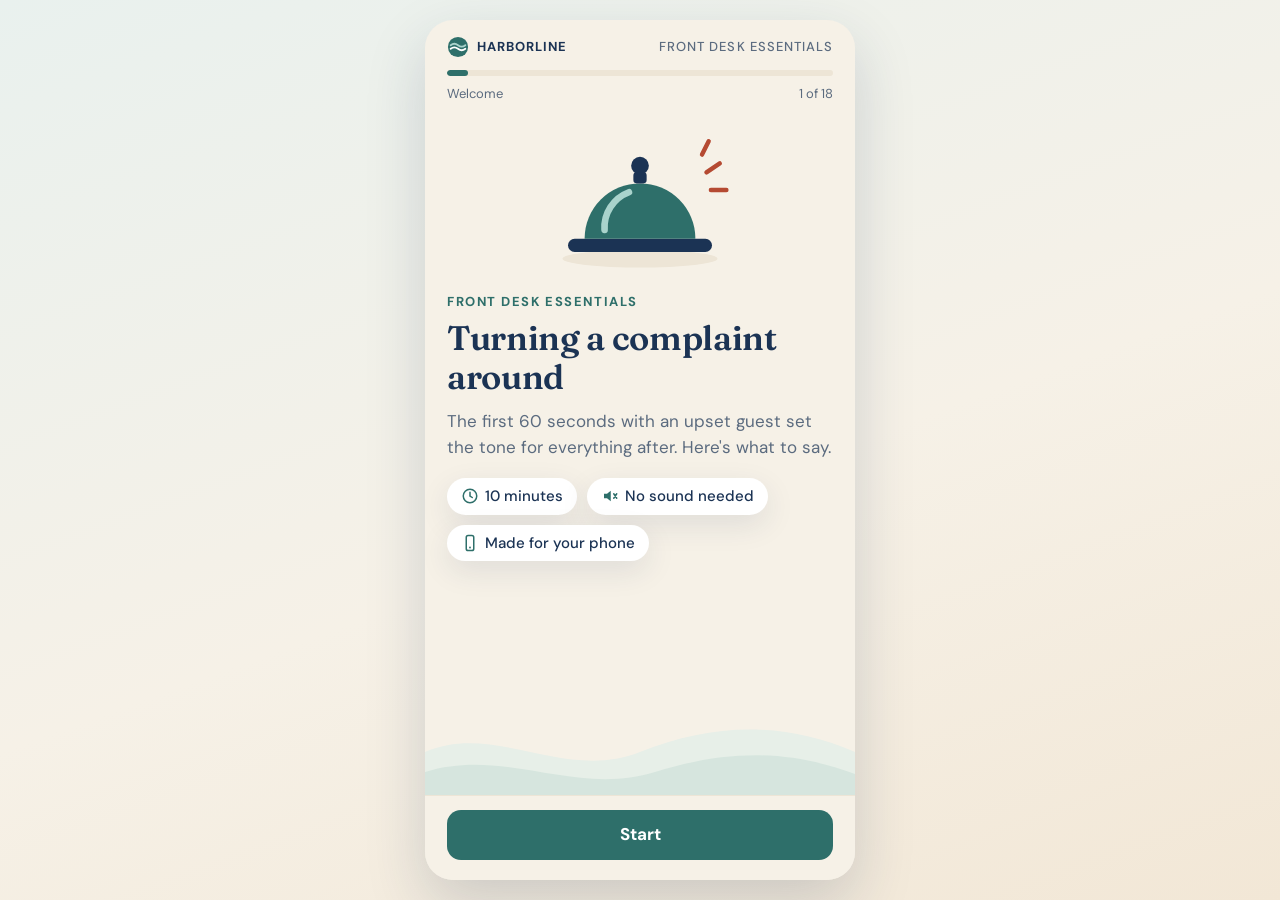
<file: projects/harborline/index.html>
<!DOCTYPE html>
<html lang="en">
<head>
<meta charset="utf-8">
<meta name="viewport" content="width=device-width, initial-scale=1">
<title>Turning a complaint around: the first 60 seconds</title>
<style>
@font-face{font-family:"Fraunces";font-weight:500;font-display:swap;src:url([data-uri]) format("woff2")}
@font-face{font-family:"Fraunces";font-weight:600;font-display:swap;src:url([data-uri]) format("woff2")}
@font-face{font-family:"DM Sans";font-weight:400;font-display:swap;src:url([data-uri]) format("woff2")}
@font-face{font-family:"DM Sans";font-weight:500;font-display:swap;src:url([data-uri]) format("woff2")}
@font-face{font-family:"DM Sans";font-weight:700;font-display:swap;src:url([data-uri]) format("woff2")}

:root{
  --sand:#F6F1E7; --sand-2:#EDE5D6; --card:#FFFFFF; --navy:#1B3354; --slate:#5B6B7F;
  --teal:#2E6F6A; --teal-2:#245955; --sea:#A9D3CC; --sea-soft:#DCEEEA;
  --coral:#B54A32; --coral-soft:#FBEAE5; --green:#1E5C3A; --green-soft:#E6F2EC;
  --radius:18px; --shadow:0 10px 30px rgba(27,51,84,.10);
}
*{box-sizing:border-box}
html,body{margin:0;height:100%}
body{background:linear-gradient(160deg,#E9F1EE 0%,#F6F1E7 55%,#F2E7D6 100%);font-family:"DM Sans",system-ui,sans-serif;color:var(--navy);font-size:17px;line-height:1.5;display:flex;justify-content:center;align-items:center}
.app{width:100%;max-width:430px;height:100vh;max-height:880px;background:var(--sand);display:flex;flex-direction:column;position:relative;overflow:hidden}
@media (min-width:520px){.app{border-radius:28px;box-shadow:0 24px 60px rgba(27,51,84,.18);height:calc(100vh - 40px)}}
header{padding:16px 22px 0;position:relative;z-index:2}
.brand{display:flex;align-items:center;justify-content:space-between;font-size:13px;letter-spacing:.08em;text-transform:uppercase;color:var(--slate);font-weight:500}
.brand .logo{display:flex;align-items:center;gap:8px;color:var(--navy);font-weight:700}
.brand .logo svg{width:22px;height:22px}
.progress{margin-top:12px;height:6px;background:var(--sand-2);border-radius:99px;overflow:hidden}
.progress span{display:block;height:100%;background:var(--teal);border-radius:99px;transition:width .4s ease}
.section-label{margin-top:8px;font-size:13px;color:var(--slate);display:flex;justify-content:space-between}
main{flex:1;overflow-y:auto;padding:18px 22px 24px;position:relative;z-index:1}
main:focus{outline:none}
h1,h2{font-family:Fraunces,Georgia,serif;font-weight:600;letter-spacing:-.01em;line-height:1.15;margin:0 0 12px}
h1{font-size:34px}
h2{font-size:27px}
h2:focus{outline:none}
p{margin:0 0 14px}
.eyebrow{font-size:13px;font-weight:700;letter-spacing:.12em;text-transform:uppercase;color:var(--teal);margin-bottom:8px}
.muted{color:var(--slate)}
footer{padding:14px 22px 20px;display:flex;gap:10px;background:var(--sand);border-top:1px solid var(--sand-2);position:relative;z-index:2}
button{font:inherit;cursor:pointer}
.btn{min-height:50px;border-radius:14px;border:0;padding:0 20px;font-weight:700;font-size:17px}
.btn-primary{flex:1;background:var(--teal);color:#fff}
.btn-primary:hover{background:var(--teal-2)}
.btn-primary:disabled{background:#B9C4C2;color:#fff;cursor:not-allowed}
.btn-ghost{background:transparent;color:var(--navy);border:2px solid var(--sand-2)}
.btn-ghost[hidden]{display:none}
:focus-visible{outline:3px solid var(--navy);outline-offset:3px}
.waves{position:absolute;left:0;right:0;bottom:78px;height:120px;z-index:0;pointer-events:none;opacity:.55}

/* cards & bits */
.card{background:var(--card);border-radius:var(--radius);padding:18px;box-shadow:var(--shadow);margin-bottom:14px}
.hero-art{display:flex;justify-content:center;margin:6px 0 20px}
.meta{display:flex;gap:10px;flex-wrap:wrap;margin:18px 0}
.chip{background:var(--card);border-radius:99px;padding:7px 14px;font-size:15px;font-weight:500;box-shadow:var(--shadow);display:flex;gap:6px;align-items:center}
.scene{background:var(--navy);color:#fff;border-radius:var(--radius);padding:18px;margin-bottom:16px;position:relative}
.scene .time{font-family:Fraunces,serif;font-size:40px;line-height:1;margin-bottom:6px}
.scene p{margin:0}
.guest{display:flex;gap:12px;align-items:flex-end;margin:14px 0}
.guest svg{flex:0 0 64px}
.bubble{background:var(--card);border-radius:18px 18px 18px 4px;padding:12px 15px;box-shadow:var(--shadow);font-size:16px;position:relative}
.bubble.you{background:var(--sea-soft);border-radius:18px 18px 4px 18px;margin-left:30px}
.bubble small{display:block;font-size:12px;font-weight:700;letter-spacing:.08em;text-transform:uppercase;color:var(--slate);margin-bottom:2px}

.option{display:block;width:100%;text-align:left;background:var(--card);border:2px solid transparent;border-radius:14px;padding:14px 16px;margin-bottom:10px;font-size:16px;color:var(--navy);box-shadow:var(--shadow);min-height:52px;line-height:1.4}
.option:hover:not(:disabled){border-color:var(--sea)}
.option[aria-pressed="true"]{border-color:var(--teal)}
.option:disabled{cursor:default}
.option.correct{border-color:var(--green);background:var(--green-soft)}
.option.wrong{border-color:var(--coral);background:var(--coral-soft)}
.option .tag{display:inline-block;font-size:12px;font-weight:700;letter-spacing:.06em;text-transform:uppercase;margin-bottom:4px}
.option.correct .tag{color:var(--green)}
.option.wrong .tag{color:var(--coral)}

.feedback{border-radius:14px;padding:14px 16px;margin-top:4px;font-size:16px;display:flex;gap:10px;align-items:flex-start}
.feedback svg{flex:0 0 22px;margin-top:2px}
.feedback.good{background:var(--green-soft);color:var(--green)}
.feedback.bad{background:var(--coral-soft);color:#8E3A27}
.feedback.info{background:var(--sea-soft);color:var(--navy)}
.feedback b{display:block}

.a-cards{display:grid;gap:12px}
.a-card{display:flex;gap:14px;align-items:center;text-align:left;width:100%;border:0;background:var(--card);border-radius:var(--radius);padding:16px;box-shadow:var(--shadow);color:var(--navy);min-height:76px}
.a-card .num{flex:0 0 46px;height:46px;border-radius:50%;background:var(--sea-soft);color:var(--teal);font-family:Fraunces,serif;font-size:22px;font-weight:600;display:flex;align-items:center;justify-content:center}
.a-card.open .num{background:var(--teal);color:#fff}
.a-card strong{display:block;font-size:19px}
.a-card .reveal{font-size:15px;color:var(--slate)}
.a-card .hint{font-size:13px;color:var(--teal);font-weight:700}

.dd{display:grid;gap:10px;margin-top:6px}
.dd div{border-radius:14px;padding:12px 14px;font-size:16px;display:flex;gap:10px;align-items:flex-start}
.dd .do{background:var(--green-soft);color:var(--green)}
.dd .dont{background:var(--coral-soft);color:#8E3A27}
.dd b{display:block}
.dd svg{flex:0 0 20px;margin-top:3px}
.tip{border-left:4px solid var(--teal);padding:4px 0 4px 12px;margin-top:16px;font-size:16px}

.slots{display:grid;gap:8px;margin:6px 0 16px}
.slot{border:2px dashed #C9BFAD;border-radius:14px;min-height:52px;display:flex;align-items:center;gap:12px;padding:0 14px;color:var(--slate);font-size:16px}
.slot.filled{border-style:solid;border-color:var(--teal);background:var(--card);color:var(--navy);font-weight:700}
.slot .n{width:28px;height:28px;border-radius:50%;background:var(--sand-2);display:flex;align-items:center;justify-content:center;font-weight:700;font-size:14px;color:var(--navy)}
.pool{display:flex;gap:8px;flex-wrap:wrap}
.pill{border:2px solid var(--teal);background:var(--card);color:var(--teal);border-radius:99px;padding:10px 18px;font-weight:700;min-height:46px}
.pill:disabled{opacity:.35;cursor:default}
.linkbtn{background:none;border:0;color:var(--teal);font-weight:700;text-decoration:underline;padding:8px 0;min-height:44px}

.flip{width:100%;border:0;background:var(--card);border-radius:var(--radius);padding:16px;box-shadow:var(--shadow);text-align:left;margin-bottom:12px;color:var(--navy);min-height:84px}
.flip .lbl{font-size:12px;font-weight:700;letter-spacing:.08em;text-transform:uppercase;display:flex;gap:6px;align-items:center;margin-bottom:4px}
.flip .lbl.avoid{color:var(--coral)}
.flip .lbl.say{color:var(--green)}
.flip .line{font-family:Fraunces,serif;font-size:20px}
.flip .cta{font-size:13px;color:var(--teal);font-weight:700;margin-top:4px}
.flip.flipped{background:var(--green-soft)}

.round{font-size:13px;font-weight:700;color:var(--slate);letter-spacing:.08em;text-transform:uppercase;margin-bottom:6px}
.step-tabs{display:flex;gap:6px;margin-bottom:12px}
.step-tabs span{flex:1;text-align:center;font-size:13px;font-weight:700;padding:7px 0;border-radius:99px;background:var(--sand-2);color:var(--slate)}
.step-tabs span.on{background:var(--teal);color:#fff}
.step-tabs span.done{background:var(--sea-soft);color:var(--teal)}
.final{background:var(--card);border-radius:var(--radius);padding:16px;box-shadow:var(--shadow);margin:6px 0 14px}
.final p{margin:0 0 8px;font-size:16px}
.final .k{font-size:12px;font-weight:700;letter-spacing:.08em;text-transform:uppercase;color:var(--teal);display:block}

.score{font-family:Fraunces,serif;font-size:64px;line-height:1;margin:6px 0}
.pocket{background:var(--navy);color:#fff;border-radius:var(--radius);padding:18px;margin:14px 0}
.pocket h3{font-family:Fraunces,serif;font-weight:600;font-size:20px;margin:0 0 10px}
.pocket ol{margin:0 0 12px;padding-left:20px}
.pocket li{margin-bottom:4px}
.pocket .sw{font-size:15px;border-top:1px solid rgba(255,255,255,.2);padding-top:10px}
.pocket .sw div{margin-bottom:4px}
.pocket .sw s{opacity:.7}
.sr-only{position:absolute;width:1px;height:1px;overflow:hidden;clip:rect(0 0 0 0);white-space:nowrap}
.fade{animation:fade .35s ease}
@keyframes fade{from{opacity:0;transform:translateY(6px)}to{opacity:1;transform:none}}
@media (prefers-reduced-motion:reduce){*{animation:none!important;transition:none!important}}
</style>
</head>
<body>
<div class="app">
  <header>
    <div class="brand">
      <span class="logo"><svg viewBox="0 0 24 24" aria-hidden="true"><circle cx="12" cy="12" r="11" fill="#2E6F6A"/><path d="M4 14c2.5-2 5.5-2 8 0s5.5 2 8 0" stroke="#fff" stroke-width="2" fill="none" stroke-linecap="round"/><path d="M4 10c2.5-2 5.5-2 8 0s5.5 2 8 0" stroke="#A9D3CC" stroke-width="2" fill="none" stroke-linecap="round"/></svg>Harborline</span>
      <span>Front desk essentials</span>
    </div>
    <div class="progress" role="progressbar" aria-label="Course progress" aria-valuemin="1" aria-valuemax="18" aria-valuenow="1"><span id="bar" style="width:5%"></span></div>
    <div class="section-label"><span id="part">Welcome</span><span id="count">1 of 18</span></div>
  </header>
  <main id="main" tabindex="-1"></main>
  <svg class="waves" viewBox="0 0 430 120" preserveAspectRatio="none" aria-hidden="true">
    <path d="M0 70 C70 40 140 100 215 70 S360 40 430 70 V120 H0Z" fill="#DCEEEA"/>
    <path d="M0 90 C80 65 150 115 230 90 S370 70 430 92 V120 H0Z" fill="#A9D3CC" opacity=".6"/>
  </svg>
  <footer>
    <button class="btn btn-ghost" id="back" hidden>Back</button>
    <button class="btn btn-primary" id="next">Start</button>
  </footer>
  <div id="live" class="sr-only" aria-live="polite"></div>
</div>

<script>
(function(){
const ICON = {
  check:'<svg viewBox="0 0 24 24" width="22" height="22" aria-hidden="true"><circle cx="12" cy="12" r="11" fill="currentColor"/><path d="M7 12.5l3.2 3.2L17 9" stroke="#fff" stroke-width="2.4" fill="none" stroke-linecap="round" stroke-linejoin="round"/></svg>',
  x:'<svg viewBox="0 0 24 24" width="22" height="22" aria-hidden="true"><circle cx="12" cy="12" r="11" fill="currentColor"/><path d="M8 8l8 8M16 8l-8 8" stroke="#fff" stroke-width="2.4" stroke-linecap="round"/></svg>',
  info:'<svg viewBox="0 0 24 24" width="22" height="22" aria-hidden="true"><circle cx="12" cy="12" r="11" fill="#2E6F6A"/><path d="M12 11v6M12 7.5v.5" stroke="#fff" stroke-width="2.4" stroke-linecap="round"/></svg>',
  clock:'<svg viewBox="0 0 24 24" width="18" height="18" aria-hidden="true"><circle cx="12" cy="12" r="9" fill="none" stroke="#2E6F6A" stroke-width="2"/><path d="M12 7v5l3 2" stroke="#2E6F6A" stroke-width="2" fill="none" stroke-linecap="round"/></svg>',
  mute:'<svg viewBox="0 0 24 24" width="18" height="18" aria-hidden="true"><path d="M4 9h4l5-4v14l-5-4H4z" fill="#2E6F6A"/><path d="M17 9l4 6M21 9l-4 6" stroke="#2E6F6A" stroke-width="2" stroke-linecap="round"/></svg>',
  phone:'<svg viewBox="0 0 24 24" width="18" height="18" aria-hidden="true"><rect x="7" y="2" width="10" height="20" rx="2.5" fill="none" stroke="#2E6F6A" stroke-width="2"/><circle cx="12" cy="18" r="1.2" fill="#2E6F6A"/></svg>'
};
const GUEST = (mood)=>`<svg viewBox="0 0 64 64" width="64" height="64" aria-hidden="true"><circle cx="32" cy="32" r="31" fill="#EDE5D6"/><path d="M12 60c2-12 10-18 20-18s18 6 20 18" fill="#B54A32"/><circle cx="32" cy="26" r="12" fill="#C99A78"/><path d="M19 25c0-10 6-15 13-15s14 5 13 15c-3-4-7-6-13-6s-10 2-13 6z" fill="#2B2B33"/>${mood==='happy'?'<path d="M27 30c2 2.5 8 2.5 10 0" stroke="#2B2B33" stroke-width="1.8" fill="none" stroke-linecap="round"/>':'<path d="M27 32c2-2 8-2 10 0" stroke="#2B2B33" stroke-width="1.8" fill="none" stroke-linecap="round"/><path d="M26 22.5l4 1.5M38 22.5l-4 1.5" stroke="#2B2B33" stroke-width="1.6" stroke-linecap="round"/>'}<circle cx="28" cy="26" r="1.3" fill="#2B2B33"/><circle cx="36" cy="26" r="1.3" fill="#2B2B33"/></svg>`;
const BELL = '<svg viewBox="0 0 180 130" width="200" height="144" aria-hidden="true"><ellipse cx="90" cy="118" rx="70" ry="8" fill="#EDE5D6"/><rect x="25" y="100" width="130" height="12" rx="6" fill="#1B3354"/><path d="M40 100a50 50 0 0 1 100 0z" fill="#2E6F6A"/><path d="M58 92a34 34 0 0 1 22-34" stroke="#A9D3CC" stroke-width="6" fill="none" stroke-linecap="round"/><rect x="84" y="40" width="12" height="10" rx="3" fill="#1B3354"/><circle cx="90" cy="34" r="8" fill="#1B3354"/><path d="M150 40l12-8M154 56l14 0M146 24l6-12" stroke="#B54A32" stroke-width="4" stroke-linecap="round"/></svg>';

const shuffle = a => { const b=a.slice(); for(let i=b.length-1;i>0;i--){const j=Math.floor(Math.random()*(i+1));[b[i],b[j]]=[b[j],b[i]];} return b; };
const esc = s => s;

const QUIZ = [
  {q:'A guest is upset. Which order should your first response follow?', opts:[
    {t:'Apologize, Act, Acknowledge', f:'Close, but jumping straight to "sorry" can feel scripted. Show you heard them first.'},
    {t:'Acknowledge, Apologize, Act', ok:true, f:'Exactly. Show you heard them, own the moment, then say what happens next.'},
    {t:'Act, Acknowledge, Apologize', f:'Fixing things fast is great, but guests who don\'t feel heard often stay upset even after the fix.'},
    {t:'Acknowledge, Act, Apologize', f:'An apology that comes last can sound like an afterthought. Apologize before you explain the fix.'}]},
  {q:'"My key card has stopped working three times today!" What\'s the best way to acknowledge?', opts:[
    {t:'"Three times? That\'s really frustrating, especially after a long day."', ok:true, f:'Yes. You repeated the problem and named the feeling. The guest knows you get it.'},
    {t:'"Key cards do that sometimes when they\'re near a phone."', f:'This explains instead of acknowledging. It can sound like you\'re blaming the guest\'s phone.'},
    {t:'"Did you keep it next to your phone?"', f:'Starting with a question about what they did wrong puts the guest on the defensive.'},
    {t:'"Okay, hand it over."', f:'Efficient, but it skips their frustration entirely. Acknowledge first, then fix.'}]},
  {q:'A guest says noisy neighbors kept them up all night. Which apology works best?', opts:[
    {t:'"Sorry, we can\'t really control other guests."', f:'True, but it shuts the conversation down and sounds like an excuse.'},
    {t:'"I apologize on behalf of the hotel for any inconvenience you may have experienced."', f:'This sounds scripted. "Any inconvenience" makes their bad night sound small.'},
    {t:'"I\'m so sorry the noise kept you up. That\'s not the stay you should be having."', ok:true, f:'Yes. It\'s short, sincere, and specific to what happened, with no blame.'},
    {t:'"Sorry, but did you call the front desk last night?"', f:'The "but" cancels the apology and hints that it\'s their fault for not calling.'}]},
  {q:'The AC in a guest\'s room is broken. Which "Act" statement is strongest?', opts:[
    {t:'"I\'ll let someone know."', f:'Too vague. The guest doesn\'t know who, what, or when.'},
    {t:'"Maintenance is really busy today."', f:'This explains why it might be slow, but it doesn\'t promise any action.'},
    {t:'"You can call maintenance at extension 4."', f:'This hands the problem back to the guest. You own it now.'},
    {t:'"I\'ll have maintenance there within 15 minutes. If it\'s not fixed by then, I\'ll move you to a new room."', ok:true, f:'Yes. It says exactly what will happen and when, with a backup plan.'}]},
  {q:'A guest is raising their voice about a parking charge. What\'s most likely to calm things down?', opts:[
    {t:'"Please calm down so I can help you."', f:'"Calm down" almost always does the opposite. It tells the guest their feelings are the problem.'},
    {t:'"I can see that charge surprised you. Let\'s look at it together."', ok:true, f:'Yes. You acknowledged the feeling and turned it into teamwork.'},
    {t:'"Parking is $25 a night. That\'s our policy."', f:'"That\'s our policy" sounds like a wall. Try "Here\'s what I can do" instead.'},
    {t:'"You\'ll have to talk to my manager about that."', f:'Passing it off right away sounds like "not my problem." Try to help first.'}]}
];

const BUILD = [
  {step:'Acknowledge', opts:[
    {t:'"Rooms aren\'t guaranteed until 4 on busy days."', f:'That\'s an explanation, and it sounds like you\'re defending the hotel. Acknowledge her feelings first.'},
    {t:'"You\'ve been waiting since 3, after a long flight. That\'s really frustrating."', ok:true, f:'Yes. You named the problem and the feeling.'}]},
  {step:'Apologize', opts:[
    {t:'"I\'m sorry you\'ve had to wait."', ok:true, f:'Short, sincere, no blame. Perfect.'},
    {t:'"Sorry, housekeeping is short-staffed today."', f:'This blames a coworker. Guests just hear an excuse.'}]},
  {step:'Act', opts:[
    {t:'"It shouldn\'t be much longer."', f:'Too vague. She still doesn\'t know when, or what you\'re doing about it.'},
    {t:'"I\'ll have a room ready in 15 minutes. Can I store your bags and get you a drink while you wait?"', ok:true, f:'Specific, with a time and a small kindness. That\'s the move.'}]}
];

const SWAPS = [
  {guest:'"I\'ve been on hold with you people for ten minutes!"', opts:[
    {t:'"Please calm down, sir."', f:'"Calm down" tells him his feelings are the problem. It usually makes things worse.'},
    {t:'"Ten minutes on hold is way too long. I\'m sorry. Let\'s fix this now."', ok:true, f:'Nice. You acknowledged, apologized, and moved to action, all in one breath.'}]},
  {guest:'"The restaurant charged me twice for breakfast."', opts:[
    {t:'"Let me call the restaurant manager and get that sorted for you."', ok:true, f:'Yes. You took ownership even though it\'s not your area.'},
    {t:'"That\'s not my department. You\'ll need to ask the restaurant."', f:'Technically true, but now she has to start over somewhere else. Own it.'}]},
  {guest:'"Why can\'t I check out at 2? It\'s just a few hours!"', opts:[
    {t:'"Sorry, that\'s our policy."', f:'"Policy" sounds like a wall. Offer what you can do instead.'},
    {t:'"Here\'s what I can do: 1 p.m. is free, or 2 p.m. for a small fee."', ok:true, f:'Great. You held the line on policy while still giving him options.'}]}
];

const S = { i:0, done:{}, hook:null, reveal:[false,false,false], seq:[], seqPool:shuffle(['Acknowledge','Apologize','Act']), flips:[false,false,false], swap:{r:0,pick:null,results:[]}, build:{s:0,picks:[null,null,null],wrong:null}, quiz:[] };

const PARTS = (i)=> i<1?'Welcome': i<3?'The situation': i<7?'Learn': i<11?'Practice': i<17?'Knowledge check':'Results';

const screens = [
  // 0 welcome
  {next:'Start', render:()=>`
    <div class="hero-art">${BELL}</div>
    <div class="eyebrow">Front desk essentials</div>
    <h1 tabindex="-1">Turning a complaint around</h1>
    <p class="muted">The first 60 seconds with an upset guest set the tone for everything after. Here's what to say.</p>
    <div class="meta"><span class="chip">${ICON.clock} 10 minutes</span><span class="chip">${ICON.mute} No sound needed</span><span class="chip">${ICON.phone} Made for your phone</span></div>`},
  // 1 meet Ms Rivera
  {render:()=>`
    <div class="eyebrow">Meet your guest</div>
    <h2 tabindex="-1">Ms. Rivera has had a long day</h2>
    <div class="scene"><div class="time">3:40 p.m.</div><p>Check-in was at 3:00. Her room still isn't ready, and she just got off a five-hour flight.</p></div>
    <div class="guest">${GUEST()}<div class="bubble"><small>Ms. Rivera</small>"I've been standing here forever. Is my room ready or not?"</div></div>`},
  // 2 hook choice
  {gate:()=>S.hook!==null, render:()=>{
    const o=['"Housekeeping is running behind today."','"I\'m so sorry! Let me check."','"You\'ve been waiting since 3, after a long flight. That\'s frustrating."'];
    return `<div class="eyebrow">Your first move</div>
    <h2 tabindex="-1">What do you say first?</h2>
    <p class="muted">Go with your gut. There's no score here.</p>
    ${o.map((t,k)=>`<button class="option" data-hook="${k}" aria-pressed="${S.hook===k}">${t}</button>`).join('')}
    ${S.hook!==null?`<div class="feedback info fade">${ICON.info}<span><b>Hold that thought.</b>We'll come back to Ms. Rivera at the end and see if you'd change your answer.</span></div>`:''}`;}},
  // 3 the 3 A's
  {gate:()=>S.reveal.every(Boolean), render:()=>{
    const A=[['Acknowledge','Show them you heard the problem and the feeling.'],['Apologize','Say sorry for the experience. Short, sincere, no blame.'],['Act','Tell them exactly what you\'ll do, and when.']];
    return `<div class="eyebrow">The model</div>
    <h2 tabindex="-1">The 3 A's</h2>
    <p class="muted">Every great first response hits these three, in order. Tap each one.</p>
    <div class="a-cards">${A.map((a,k)=>`<button class="a-card ${S.reveal[k]?'open':''}" data-reveal="${k}" aria-expanded="${S.reveal[k]}"><span class="num">${k+1}</span><span><strong>${a[0]}</strong>${S.reveal[k]?`<span class="reveal">${a[1]}</span>`:'<span class="hint">Tap to reveal</span>'}</span></button>`).join('')}</div>`;}},
  // 4 acknowledge
  {render:()=>`
    <div class="eyebrow">A #1</div>
    <h2 tabindex="-1">Acknowledge</h2>
    <p>Repeat the problem and name the feeling. It tells the guest, "I get it."</p>
    <div class="bubble you"><small>You</small>"Your room isn't ready, and you've been waiting since 3. That's really frustrating."</div>
    <div class="tip"><b>Tip:</b> Don't explain yet. Explanations sound like excuses before a guest feels heard.</div>`},
  // 5 apologize
  {render:()=>`
    <div class="eyebrow">A #2</div>
    <h2 tabindex="-1">Apologize</h2>
    <p>Keep it short and sincere. Apologize for their experience, not for a coworker.</p>
    <div class="dd"><div class="do">${ICON.check}<span><b>Say</b>"I'm sorry you've had to wait."</span></div><div class="dont">${ICON.x}<span><b>Avoid</b>"Sorry, housekeeping is slow today."</span></div></div>`},
  // 6 act
  {render:()=>`
    <div class="eyebrow">A #3</div>
    <h2 tabindex="-1">Act</h2>
    <p>Say what you'll do and when. Specific beats vague every time.</p>
    <div class="dd"><div class="do">${ICON.check}<span><b>Say</b>"Your room will be ready in 15 minutes. Can I get you a drink while you wait?"</span></div><div class="dont">${ICON.x}<span><b>Avoid</b>"It should be ready soon."</span></div></div>`},
  // 7 sequence
  {gate:()=>S.done.seq, render:()=>{
    const full=S.seq.length===3, right=full && S.seq.join()==='Acknowledge,Apologize,Act';
    return `<div class="eyebrow">Quick check</div>
    <h2 tabindex="-1">Put them in order</h2>
    <p class="muted">Tap the 3 A's in the order you'd use them.</p>
    <div class="slots">${[0,1,2].map(k=>`<div class="slot ${S.seq[k]?'filled':''}"><span class="n">${k+1}</span>${S.seq[k]||'Tap a step below'}</div>`).join('')}</div>
    <div class="pool">${S.seqPool.map(t=>`<button class="pill" data-seq="${t}" ${S.seq.includes(t)||full?'disabled':''}>${t}</button>`).join('')}</div>
    ${full?(right?`<div class="feedback good fade" style="margin-top:16px">${ICON.check}<span><b>That's it.</b>Heard, sorry, solved.</span></div>`:`<div class="feedback bad fade" style="margin-top:16px">${ICON.x}<span><b>Not quite.</b>Guests need to feel heard first, so Acknowledge leads. Then Apologize, then Act.</span></div><button class="linkbtn" data-seqreset>Try again</button>`):''}`;}},
  // 8 phrases that make it worse
  {gate:()=>S.flips.every(Boolean), render:()=>{
    const P=[['"Calm down."','"I can see this is frustrating."'],['"That\'s not my department."','"Let me get the right person for you."'],['"That\'s our policy."','"Here\'s what I can do."']];
    return `<div class="eyebrow">Watch your words</div>
    <h2 tabindex="-1">3 phrases that make it worse</h2>
    <p class="muted">Tap each card to see what to say instead.</p>
    ${P.map((p,k)=>`<button class="flip ${S.flips[k]?'flipped':''}" data-flip="${k}" aria-label="${S.flips[k]?'Instead, say '+p[1]:'Avoid saying '+p[0]+'. Tap to see what to say instead.'}">${S.flips[k]?`<span class="lbl say">${ICON.check} Say instead</span><span class="line">${p[1]}</span>`:`<span class="lbl avoid">${ICON.x} Avoid</span><span class="line">${p[0]}</span><span class="cta">Tap to swap</span>`}</button>`).join('')}`;}},
  // 9 swap practice
  {gate:()=>S.swap.results.length===3, render:()=>{
    const r=Math.min(S.swap.r,2), R=SWAPS[r], picked=S.swap.pick;
    return `<div class="eyebrow">Practice</div>
    <h2 tabindex="-1">Pick the better line</h2>
    <div class="round">Round ${r+1} of 3</div>
    <div class="guest">${GUEST()}<div class="bubble"><small>Guest</small>${R.guest}</div></div>
    ${R.opts.map((o,k)=>{const cls=picked===null?'':(o.ok?'correct':(picked===k?'wrong':''));return `<button class="option ${cls}" data-swap="${k}" ${picked!==null?'disabled':''}>${cls?`<span class="tag">${o.ok?'Better':'Avoid'}</span><br>`:''}${o.t}</button>`;}).join('')}
    ${picked!==null?`<div class="feedback ${R.opts[picked].ok?'good':'bad'} fade">${R.opts[picked].ok?ICON.check:ICON.x}<span>${R.opts[picked].f}</span></div>${S.swap.results.length<3?`<button class="linkbtn" data-swapnext>Next round</button>`:''}`:''}`;}},
  // 10 build response
  {gate:()=>S.done.build, render:()=>{
    const B=S.build;
    if(B.s>2){
      return `<div class="eyebrow">Back to Ms. Rivera</div>
      <h2 tabindex="-1">Your response</h2>
      <div class="final fade">${BUILD.map((b,k)=>`<p><span class="k">${b.step}</span>${b.opts.find(o=>o.ok).t}</p>`).join('')}</div>
      <div class="guest">${GUEST('happy')}<div class="bubble"><small>Ms. Rivera</small>"Okay. Thank you. A drink sounds great."</div></div>
      <div class="feedback good">${ICON.check}<span><b>Turned around.</b>Same problem, same wait, completely different guest. Compare that with your first instinct back at the start.</span></div>`;
    }
    const st=BUILD[B.s];
    return `<div class="eyebrow">Back to Ms. Rivera</div>
    <h2 tabindex="-1">Build your response</h2>
    <div class="step-tabs">${BUILD.map((b,k)=>`<span class="${k===B.s?'on':(k<B.s?'done':'')}">${b.step}</span>`).join('')}</div>
    <p class="muted">Choose the best line for <b>${st.step}</b>.</p>
    ${st.opts.map((o,k)=>`<button class="option ${B.wrong===k?'wrong':''}" data-build="${k}" ${B.wrong===k?'disabled':''}>${B.wrong===k?'<span class="tag">Try the other one</span><br>':''}${o.t}</button>`).join('')}
    ${B.wrong!==null?`<div class="feedback bad fade">${ICON.x}<span>${st.opts[B.wrong].f}</span></div>`:''}`;}},
  // 11 quiz intro
  {next:'Start the check', render:()=>`
    <div class="eyebrow">Knowledge check</div>
    <h2 tabindex="-1">Let's see what stuck</h2>
    <p>5 quick questions based on real front desk moments. Get 4 right to pass.</p>
    <div class="card"><p style="margin:0">You'll get feedback after every answer, so you'll learn something either way.</p></div>`},
  ...QUIZ.map((Q,qi)=>({gate:()=>S.quiz[qi]!==undefined, render:()=>{
    const pick=S.quiz[qi];
    return `<div class="eyebrow">Question ${qi+1} of 5</div>
    <h2 tabindex="-1" style="font-size:23px">${Q.q}</h2>
    ${Q.opts.map((o,k)=>{const cls=pick===undefined?'':(o.ok?'correct':(pick===k?'wrong':''));return `<button class="option ${cls}" data-quiz="${qi}:${k}" ${pick!==undefined?'disabled':''}>${cls?`<span class="tag">${o.ok?'Best answer':'Your answer'}</span><br>`:''}${o.t}</button>`;}).join('')}
    ${pick!==undefined?`<div class="feedback ${Q.opts[pick].ok?'good':'bad'} fade">${Q.opts[pick].ok?ICON.check:ICON.x}<span><b>${Q.opts[pick].ok?'Correct.':'Not the best choice.'}</b>${Q.opts[pick].f}</span></div>`:''}`;}})),
  // 17 results
  {next:'Finish', render:()=>{
    const score=S.quiz.filter((p,qi)=>QUIZ[qi].opts[p]&&QUIZ[qi].opts[p].ok).length, pass=score>=4;
    if(pass) markComplete(score);
    return `<div class="eyebrow">${pass?'You passed':'Almost there'}</div>
    <div class="score">${score}/5</div>
    <h2 tabindex="-1">${pass?'You\'re ready for the desk.':'Let\'s try that again.'}</h2>
    <p class="muted">${pass?'Keep this pocket card handy for your first few shifts.':'You need 4 of 5 to pass. Review the pocket card, then retake the check.'}</p>
    <div class="pocket"><h3>Pocket card: the first 60 seconds</h3>
      <ol><li><b>Acknowledge</b> the problem and the feeling</li><li><b>Apologize</b> briefly, with no blame</li><li><b>Act:</b> say what you'll do, and when</li></ol>
      <div class="sw"><div><s>Calm down</s> → I can see this is frustrating.</div><div><s>Not my department</s> → Let me get the right person.</div><div><s>That's our policy</s> → Here's what I can do.</div></div></div>
    ${pass?'':'<button class="btn btn-ghost" data-retry style="width:100%">Retake the check</button>'}`;}}
];

let completed=false;
function markComplete(score){
  if(completed) return; completed=true;
  // Hook for an LMS wrapper or Rise code block completion
  try{ window.parent && window.parent.postMessage({type:'harborline-complete',score},'*'); }catch(e){}
}

const main=document.getElementById('main'), next=document.getElementById('next'), back=document.getElementById('back'), live=document.getElementById('live');
function say(t){ live.textContent=''; setTimeout(()=>live.textContent=t,50); }

function render(focus){
  const sc=screens[S.i];
  main.innerHTML=`<div class="fade">${sc.render()}</div>`;
  main.scrollTop=0;
  const n=S.i+1;
  document.getElementById('bar').style.width=(n/18*100)+'%';
  document.querySelector('.progress').setAttribute('aria-valuenow',n);
  document.getElementById('count').textContent=n+' of 18';
  document.getElementById('part').textContent=PARTS(S.i);
  back.hidden=S.i===0||S.i>=12;
  next.textContent=sc.next||'Next';
  next.disabled=sc.gate?!sc.gate():false;
  if(S.i===17){ next.hidden = !(S.quiz.filter((p,qi)=>QUIZ[qi].opts[p].ok).length>=4); } else next.hidden=false;
  if(focus){ const h=main.querySelector('h1,h2'); h&&h.focus(); }
}
function rerender(sel){ render(false); if(sel){ const el=main.querySelector(sel); el&&el.focus(); } }

main.addEventListener('click',e=>{
  const b=e.target.closest('button'); if(!b) return; const d=b.dataset;
  if(d.hook!==undefined){ S.hook=+d.hook; rerender(`[data-hook="${d.hook}"]`); say('Hold that thought. We\'ll come back to Ms. Rivera at the end.'); }
  else if(d.reveal!==undefined){ S.reveal[+d.reveal]=true; rerender(`[data-reveal="${d.reveal}"]`); say(b.querySelector('strong').textContent+' revealed.'); }
  else if(d.seq!==undefined){ S.seq.push(d.seq); if(S.seq.length===3){ const ok=S.seq.join()==='Acknowledge,Apologize,Act'; if(ok)S.done.seq=true; rerender(ok?null:'[data-seqreset]'); say(ok?'Correct. Acknowledge, Apologize, Act.':'Not quite. Acknowledge comes first, then Apologize, then Act.'); } else { rerender('[data-seq]:not([disabled])'); } }
  else if(d.seqreset!==undefined){ S.seq=[]; S.seqPool=shuffle(S.seqPool); rerender('[data-seq]'); }
  else if(d.flip!==undefined){ S.flips[+d.flip]=true; rerender(`[data-flip="${d.flip}"]`); say('Say instead: '+b.textContent); }
  else if(d.swap!==undefined){ const k=+d.swap, R=SWAPS[S.swap.r]; S.swap.pick=k; S.swap.results.push(!!R.opts[k].ok); rerender(S.swap.results.length<3?'[data-swapnext]':null); say(R.opts[k].f); }
  else if(d.swapnext!==undefined){ S.swap.r++; S.swap.pick=null; rerender('[data-swap]'); }
  else if(d.build!==undefined){ const k=+d.build, st=BUILD[S.build.s]; if(st.opts[k].ok){ say(st.opts[k].f); S.build.picks[S.build.s]=k; S.build.s++; S.build.wrong=null; if(S.build.s>2) S.done.build=true; rerender('[data-build]'); } else { S.build.wrong=k; say(st.opts[k].f); rerender('[data-build]:not([disabled])'); } }
  else if(d.quiz!==undefined){ const [qi,k]=d.quiz.split(':').map(Number); S.quiz[qi]=k; const o=QUIZ[qi].opts[k]; say((o.ok?'Correct. ':'Not the best choice. ')+o.f); rerender(null); next.focus(); }
  else if(d.retry!==undefined){ S.quiz=[]; S.i=11; render(true); }
});
next.addEventListener('click',()=>{ if(S.i===17){ main.innerHTML='<div class="fade" style="text-align:center;padding-top:40px"><div class="hero-art">'+BELL+'</div><h2 tabindex="-1">Nice work.</h2><p class="muted">You can close this module now.</p></div>'; next.hidden=true; back.hidden=true; main.querySelector('h2').focus(); return; } if(S.i<17){ S.i++; render(true); } });
back.addEventListener('click',()=>{ if(S.i>0){ S.i--; render(true); } });
render(false);
})();
</script>
</body>
</html>
</file>
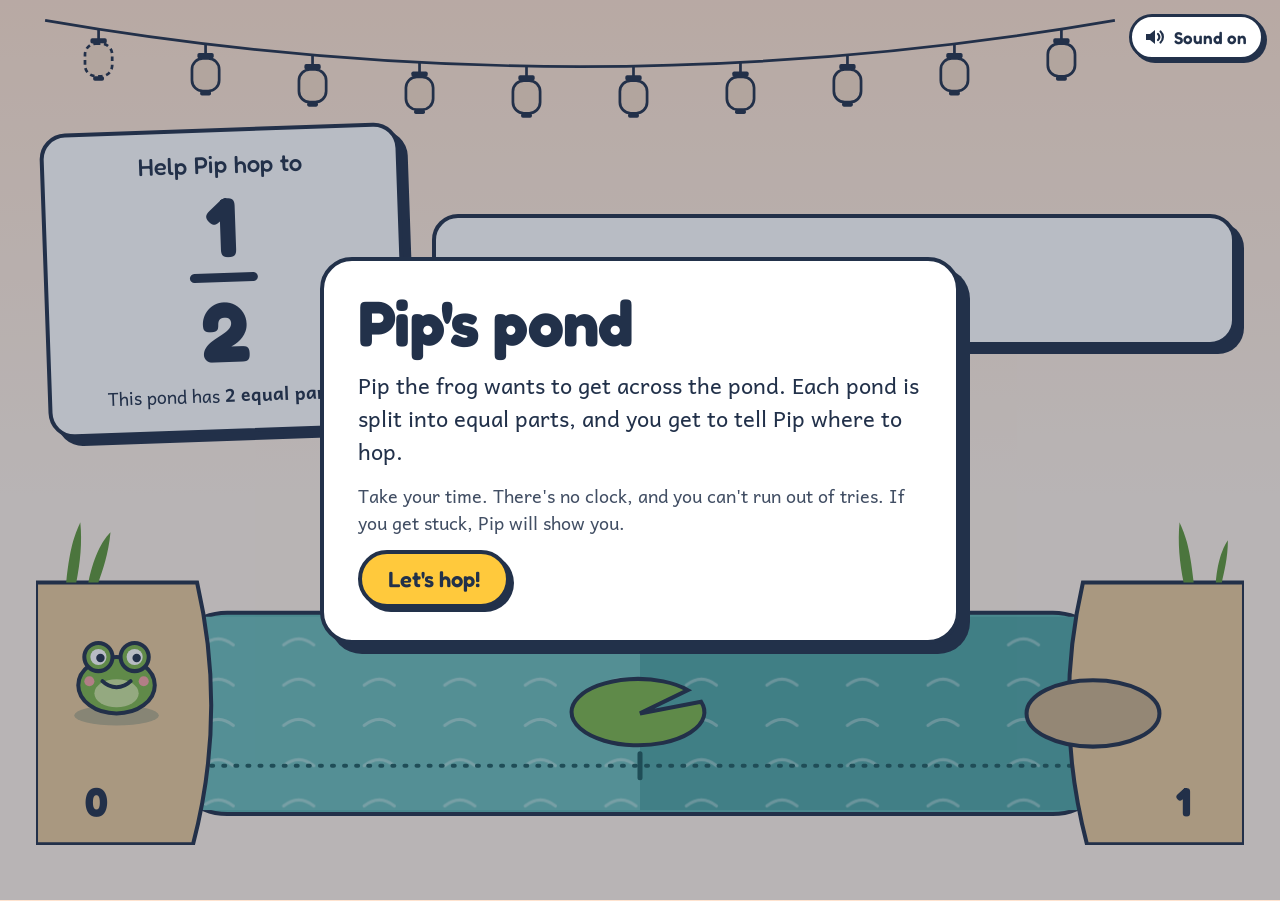
<file: projects/pips-pond/index.html>
<!DOCTYPE html>
<html lang="en">
<head>
<meta charset="utf-8">
<meta name="viewport" content="width=device-width, initial-scale=1">
<title>Pip's pond: a fractions game</title>
<style>
@font-face{font-family:"Andika";font-weight:400;font-display:swap;src:url([data-uri]) format("woff2")}
@font-face{font-family:"Andika";font-weight:700;font-display:swap;src:url([data-uri]) format("woff2")}
@font-face{font-family:"Fredoka";font-weight:500;font-display:swap;src:url([data-uri]) format("woff2")}
@font-face{font-family:"Fredoka";font-weight:600;font-display:swap;src:url([data-uri]) format("woff2")}
@font-face{font-family:"Fredoka";font-weight:700;font-display:swap;src:url([data-uri]) format("woff2")}

:root{--ink:#22314A;--sky1:#FFE3CF;--sky2:#FFF3E8;--water:#5DB3B0;--water2:#4FA5A3;--deep:#1E5B5E;--pad:#7DB54A;--pad2:#5E9638;--sun:#FFC93C;--bank:#E9C99A;--bank2:#D7B07A;--white:#fff;--leaf:#2E7D6B}
*{box-sizing:border-box}
html,body{margin:0;height:100%}
body{font-family:Andika,system-ui,sans-serif;color:var(--ink);background:linear-gradient(180deg,var(--sky1),var(--sky2) 55%);transition:background 1.4s ease;overflow-x:hidden}
body.night{background:linear-gradient(180deg,#3B3561,#5B4F86 60%)}
.game{min-height:100vh;display:grid;grid-template-rows:auto auto 1fr;max-width:1240px;margin:0 auto;padding:0 16px}
.lights{width:100%;height:auto;display:block;margin-top:4px;padding-right:120px}
.lantern .body{fill:#F6DCC7;stroke:var(--ink);stroke-width:3;transition:fill .5s}
.lantern .glow{fill:var(--sun);opacity:0;transition:opacity .6s}
.lantern.lit .body{fill:var(--sun)}
.lantern.lit .glow{opacity:.35}
.lantern.now .body{stroke-dasharray:5 4}

.stage{display:grid;grid-template-columns:minmax(260px,360px) 1fr;gap:28px;align-items:center;padding:6px 8px 4px}
.sign{background:var(--white);border:4px solid var(--ink);border-radius:26px;box-shadow:8px 8px 0 var(--ink);padding:18px 26px 20px;transform:rotate(-2deg);text-align:center}
.sign .ask{font-family:Fredoka;font-weight:500;font-size:24px;margin-bottom:4px}
.frac{display:inline-flex;flex-direction:column;align-items:center;font-family:Fredoka;font-weight:700;line-height:1}
.frac .n,.frac .d{font-size:84px;padding:0 10px}
.frac .bar{width:100%;height:9px;background:var(--ink);border-radius:9px;margin:6px 0}
.frac.sm .n,.frac.sm .d{font-size:1.05em;padding:0 3px}
.frac.sm .bar{height:2.5px;margin:2px 0}
.frac.sm{vertical-align:middle;margin:0 2px}
.sign .parts{font-size:18px;margin-top:8px}

.talk{position:relative;background:var(--white);border:4px solid var(--ink);border-radius:26px;box-shadow:8px 8px 0 var(--ink);padding:18px 22px 18px 92px;min-height:132px;display:flex;flex-direction:column;justify-content:center}
.talk .face{position:absolute;left:16px;top:50%;transform:translateY(-50%);width:62px;height:62px}
.talk p{margin:0;font-size:21px;line-height:1.45}
.talk p.big{font-family:Fredoka;font-weight:600;font-size:28px;line-height:1.2;margin-bottom:4px}
.talk p.aha{margin-top:8px;font-size:19px;background:#FFF4CC;border-radius:12px;padding:8px 12px}
.btns{display:flex;gap:12px;flex-wrap:wrap;margin-top:14px}
.btn{font-family:Fredoka;font-weight:600;font-size:22px;border:4px solid var(--ink);border-radius:999px;background:var(--sun);color:var(--ink);min-height:58px;padding:0 26px;cursor:pointer;box-shadow:4px 4px 0 var(--ink);transition:transform .08s,box-shadow .08s}
.btn:active{transform:translate(3px,3px);box-shadow:1px 1px 0 var(--ink)}
.btn.soft{background:var(--white)}
.btn.pulse{animation:pulse 1.6s ease-in-out 2}
@keyframes pulse{50%{box-shadow:4px 4px 0 var(--ink),0 0 0 10px rgba(255,201,60,.55)}}
:focus-visible{outline:4px solid var(--deep);outline-offset:4px}

.pondwrap{position:relative;align-self:center;padding-top:10px}
svg.pond{width:100%;height:auto;display:block;touch-action:manipulation}
.pad{cursor:pointer}
.pad .leaf{fill:var(--pad);stroke:var(--ink);stroke-width:4;transition:fill .2s}
.pad:hover .leaf,.pad:focus .leaf{fill:#93C95C}
.pad:focus{outline:none}
.pad:focus-visible .ring{opacity:1}
.pad .ring{fill:none;stroke:var(--deep);stroke-width:5;stroke-dasharray:10 8;opacity:0}
.pad.target .ring{opacity:1;animation:spin 6s linear infinite;transform-box:fill-box;transform-origin:center}
@keyframes spin{to{stroke-dashoffset:-180}}
.pad.landed .leaf{fill:#FFE08A}
.pad.win .leaf{fill:var(--sun)}
.pad .hopnum{font-family:Fredoka;font-weight:600;font-size:26px;fill:var(--deep);opacity:0;transition:opacity .3s}
.hints .pad .hopnum{opacity:1}
.pad .tag,.pad .hopnum{pointer-events:none}
.pad .tag{opacity:0;transition:opacity .25s}
.pad.landed .tag,.pad.win .tag{opacity:1}
.count{font-family:Fredoka;font-weight:700;font-size:34px;fill:var(--ink)}
.banklabel{font-family:Fredoka;font-weight:700;font-size:40px;fill:var(--ink)}
.stone{cursor:pointer}

/* start + end overlays */
.overlay{position:fixed;inset:0;background:rgba(34,49,74,.32);display:flex;align-items:center;justify-content:center;padding:20px;z-index:5}
.overlay[hidden]{display:none}
.card{max-width:640px;background:var(--white);border:4px solid var(--ink);border-radius:32px;box-shadow:10px 10px 0 var(--ink);padding:30px 34px 32px;text-align:left}
.card h1:focus{outline:none}
.card h1{font-family:Fredoka;font-weight:700;font-size:64px;line-height:1;margin:0 0 14px;letter-spacing:-.01em}
.card p{font-size:22px;line-height:1.5;margin:0 0 14px}
.card .small{font-size:18px;opacity:.85}
.found{display:flex;flex-wrap:wrap;gap:14px 18px;margin:18px 0 6px;font-size:22px}
.found span{display:inline-flex;align-items:center;gap:6px}
.found svg{width:22px;height:30px}
.snd{position:fixed;top:14px;right:16px;z-index:6;display:flex;align-items:center;gap:8px;font-family:Fredoka;font-weight:600;font-size:17px;background:#fff;color:var(--ink);border:3px solid var(--ink);border-radius:999px;padding:6px 14px 6px 10px;box-shadow:3px 3px 0 var(--ink);cursor:pointer;min-height:46px}
.snd svg{width:24px;height:24px}
.snd[aria-pressed="false"] .on{display:none}
.snd[aria-pressed="true"] .off{display:none}
.sr{position:absolute;width:1px;height:1px;overflow:hidden;clip:rect(0 0 0 0)}
@media (max-width:820px){.stage{grid-template-columns:1fr;gap:18px}.sign{max-width:330px;justify-self:center}.frac .n,.frac .d{font-size:64px}.card h1:focus{outline:none}
.card h1{font-size:48px}}
@media (prefers-reduced-motion:reduce){*{animation:none!important;transition:none!important}}
</style>
</head>
<body>
<button class="snd" id="snd" aria-pressed="true" aria-label="Sound"><svg viewBox="0 0 24 24" aria-hidden="true"><path d="M4 9h4l5-4v14l-5-4H4z" fill="#22314A"/><g class="on" stroke="#22314A" stroke-width="2.2" fill="none" stroke-linecap="round"><path d="M16 9a4 4 0 010 6"/><path d="M18.5 6.5a7.5 7.5 0 010 11"/></g><g class="off" stroke="#22314A" stroke-width="2.2" stroke-linecap="round"><path d="M16.5 9.5l5 5M21.5 9.5l-5 5"/></g></svg><span class="lbl">Sound on</span></button>
<div class="game" id="game">
  <svg class="lights" viewBox="0 0 1200 130" aria-hidden="true" id="lights"></svg>
  <div class="stage">
    <div class="sign" id="sign" aria-live="polite"></div>
    <div class="talk" id="talk">
      <svg class="face" viewBox="0 0 64 64" aria-hidden="true"><ellipse cx="32" cy="38" rx="27" ry="20" fill="#7DB54A" stroke="#22314A" stroke-width="3.5"/><circle cx="19" cy="20" r="10" fill="#7DB54A" stroke="#22314A" stroke-width="3.5"/><circle cx="45" cy="20" r="10" fill="#7DB54A" stroke="#22314A" stroke-width="3.5"/><circle cx="19" cy="20" r="5.5" fill="#fff"/><circle cx="45" cy="20" r="5.5" fill="#fff"/><circle cx="20" cy="21" r="3" fill="#22314A"/><circle cx="46" cy="21" r="3" fill="#22314A"/><path d="M20 40c6 6 18 6 24 0" stroke="#22314A" stroke-width="3.5" fill="none" stroke-linecap="round"/><circle cx="13" cy="38" r="3.5" fill="#F5A3A3"/><circle cx="51" cy="38" r="3.5" fill="#F5A3A3"/></svg>
      <div id="say" aria-live="polite"></div>
      <div class="btns" id="btns"></div>
    </div>
  </div>
  <div class="pondwrap"><svg class="pond" id="pond" viewBox="0 40 1200 340" role="group" aria-label="The pond, from 0 on the left bank to 1 on the right bank"></svg></div>
</div>

<div class="overlay" id="startO">
  <div class="card">
    <h1 tabindex="-1">Pip's pond</h1>
    <p>Pip the frog wants to get across the pond. Each pond is split into equal parts, and you get to tell Pip where to hop.</p>
    <p class="small">Take your time. There's no clock, and you can't run out of tries. If you get stuck, Pip will show you.</p>
    <div class="btns"><button class="btn" id="go">Let's hop!</button></div>
  </div>
</div>
<div class="overlay" id="endO" hidden>
  <div class="card">
    <h1 tabindex="-1">Every lantern is lit</h1>
    <p>You helped Pip cross 10 ponds. Here are all the fractions you found:</p>
    <div class="found" id="found"></div>
    <p class="small">Notice anything? 1/2, 2/4, and 4/8 would all land on the same pad. Fractions can have different names for the same spot.</p>
    <div class="btns"><button class="btn" id="again">Play again</button></div>
  </div>
</div>
<div id="live" class="sr" aria-live="assertive"></div>

<script>
(function(){
(function(){})();

/* sound: all synthesized with Web Audio, no files */
const SFX=(()=>{let ctx=null,on=true,master=null;
 const ensure=()=>{if(!ctx){try{ctx=new (window.AudioContext||window.webkitAudioContext)();master=ctx.createGain();master.gain.value=.55;master.connect(ctx.destination);}catch(e){return null;}}if(ctx.state==='suspended')ctx.resume();return ctx;};
 const tone=(f,t0,dur,{type='sine',vol=.25,slideTo=null,attack=.008}={})=>{const c=ensure();if(!c||!on)return;const o=c.createOscillator(),g=c.createGain();o.type=type;o.frequency.setValueAtTime(f,c.currentTime+t0);if(slideTo)o.frequency.exponentialRampToValueAtTime(slideTo,c.currentTime+t0+dur*.9);g.gain.setValueAtTime(0,c.currentTime+t0);g.gain.linearRampToValueAtTime(vol,c.currentTime+t0+attack);g.gain.exponentialRampToValueAtTime(.0001,c.currentTime+t0+dur);o.connect(g);g.connect(master);o.start(c.currentTime+t0);o.stop(c.currentTime+t0+dur+.05);};
 const splash=(t0=0,vol=.12)=>{const c=ensure();if(!c||!on)return;const n=Math.floor(c.sampleRate*.18),b=c.createBuffer(1,n,c.sampleRate),d=b.getChannelData(0);for(let i=0;i<n;i++)d[i]=(Math.random()*2-1)*Math.pow(1-i/n,2.5);const src=c.createBufferSource(),f=c.createBiquadFilter(),g=c.createGain();src.buffer=b;f.type='bandpass';f.frequency.value=1400;f.Q.value=.8;g.gain.value=vol;src.connect(f);f.connect(g);g.connect(master);src.start(c.currentTime+t0);};
 const PENTA=[392,440,523.25,587.33,659.25,783.99,880,1046.5,1174.66];
 return {
  unlock:ensure,
  get on(){return on},set on(v){on=v},
  tap(){tone(880,0,.07,{type:'triangle',vol:.12});tone(1320,.025,.06,{type:'sine',vol:.06});},
  hop(i,up=true){if(up){const f=PENTA[Math.min(i,PENTA.length-1)];tone(f*.55,0,.22,{type:'sine',vol:.28,slideTo:f*1.15});tone(f*1.1,.02,.16,{type:'triangle',vol:.06,slideTo:f*1.6});}else{tone(330,0,.12,{type:'sine',vol:.1,slideTo:420});}},
  land(){splash(0,.1);},
  correct(){[523.25,659.25,783.99,1046.5].forEach((f,k)=>tone(f,k*.09,.45,{type:'triangle',vol:.2}));tone(2093,.42,.6,{type:'sine',vol:.07});},
  lantern(){tone(1567.98,0,.9,{type:'sine',vol:.08});tone(2349.32,.06,.8,{type:'sine',vol:.05});},
  miss(){tone(392,0,.22,{type:'sine',vol:.16});tone(349.23,.16,.32,{type:'sine',vol:.14});},
  help(){tone(659.25,0,.18,{type:'triangle',vol:.12});tone(783.99,.1,.24,{type:'triangle',vol:.12});},
  finish(){[523.25,587.33,659.25,783.99,880,1046.5,1318.5].forEach((f,k)=>tone(f,k*.11,.6,{type:'triangle',vol:.18}));[1567.98,2093].forEach((f,k)=>tone(f,.8+k*.15,1.2,{type:'sine',vol:.06}));}
 };})();
document.addEventListener('click',e=>{const b=e.target.closest('.btn');if(b){SFX.unlock();SFX.tap();}},true);
const sndBtn=document.getElementById('snd');
sndBtn.onclick=()=>{SFX.unlock();SFX.on=!SFX.on;sndBtn.setAttribute('aria-pressed',SFX.on);sndBtn.querySelector('.lbl').textContent=SFX.on?'Sound on':'Sound off';if(SFX.on)SFX.tap();};

const P=[{n:2,k:1},{n:4,k:1},{n:4,k:3},{n:3,k:1},{n:3,k:2},{n:6,k:5},{n:4,k:2,aha:'2/4 lands on the same spot as 1/2. Different names, same place on the pond!'},{n:8,k:3},{n:8,k:6,aha:'6/8 is the same spot as 3/4, too. Sneaky fractions!'},{n:4,k:4,aha:'4/4 is one whole. Pip made it all the way across!'}];
const X0=150,X1=1050,Y=250,NS='http://www.w3.org/2000/svg';
const S={i:0,tries:0,busy:false,pos:0,showing:false,solved:false};
const $=id=>document.getElementById(id);
const pond=$('pond'),lights=$('lights'),sign=$('sign'),say=$('say'),btns=$('btns'),live=$('live');
const reduce=matchMedia('(prefers-reduced-motion: reduce)').matches;
const fr=(k,n,cls='sm')=>`<span class="frac ${cls}" aria-label="${k} ${n===2?'half':n===4?'fourth':n===3?'third':n===6?'sixth':'eighth'}${k>1?'s':''}"><span class="n">${k}</span><span class="bar"></span><span class="d">${n}</span></span>`;
const words=(k,n)=>`${k} out of ${n}`;
const xOf=(k,n)=>X0+(k/n)*(X1-X0);
const announce=t=>{live.textContent='';setTimeout(()=>live.textContent=t,40);};

/* lantern string */
function drawLights(){
 let s='<path d="M10 18 Q600 120 1190 18" stroke="#22314A" stroke-width="3" fill="none"/>';
 for(let i=0;i<10;i++){const t=(i+0.5)/10,x=10+t*1180,y=18+(1-Math.pow(2*t-1,2))*51;
  s+=`<g class="lantern ${i<S.i||(i===S.i&&S.solved)?'lit':''} ${i===S.i&&!S.solved?'now':''}" transform="translate(${x} ${y})"><line x1="0" y1="0" x2="0" y2="12" stroke="#22314A" stroke-width="3"/><circle class="glow" cx="0" cy="34" r="30"/><rect x="-9" y="10" width="18" height="6" rx="2" fill="#22314A"/><rect class="body" x="-15" y="16" width="30" height="36" rx="12"/><rect x="-6" y="52" width="12" height="5" rx="2" fill="#22314A"/></g>`;}
 lights.innerHTML=s;
}

/* frog */
const FROG=`<g id="frog"><g id="frogbody"><ellipse cx="0" cy="8" rx="42" ry="10" fill="#1E5B5E" opacity=".25"/><ellipse cx="0" cy="-22" rx="38" ry="28" fill="#7DB54A" stroke="#22314A" stroke-width="4"/><ellipse cx="0" cy="-14" rx="22" ry="14" fill="#C9E39A"/><circle cx="-18" cy="-50" r="14" fill="#7DB54A" stroke="#22314A" stroke-width="4"/><circle cx="18" cy="-50" r="14" fill="#7DB54A" stroke="#22314A" stroke-width="4"/><circle cx="-18" cy="-50" r="8" fill="#fff"/><circle cx="18" cy="-50" r="8" fill="#fff"/><circle cx="-16" cy="-49" r="4.2" fill="#22314A"/><circle cx="20" cy="-49" r="4.2" fill="#22314A"/><path d="M-14 -26c8 8 20 8 28 0" stroke="#22314A" stroke-width="4" fill="none" stroke-linecap="round"/><circle cx="-27" cy="-26" r="5" fill="#F5A3A3"/><circle cx="27" cy="-26" r="5" fill="#F5A3A3"/></g><text id="hopc" class="count" x="0" y="-78" text-anchor="middle"></text></g>`;

function drawPond(){
 const p=P[S.i],n=p.n,seg=(X1-X0)/n;
 let s=`<defs><pattern id="ripple" width="80" height="40" patternUnits="userSpaceOnUse"><path d="M6 22c10-8 20-8 30 0" stroke="#fff" stroke-opacity=".35" stroke-width="3" fill="none" stroke-linecap="round"/></pattern></defs>`;
 // water with alternating bands for equal parts
 s+=`<rect x="${X0-20}" y="150" width="${X1-X0+40}" height="200" rx="60" fill="#5DB3B0" stroke="#22314A" stroke-width="4"/>`;
 for(let j=0;j<n;j++){s+=`<rect x="${X0+j*seg}" y="154" width="${seg}" height="192" fill="${j%2?'#4FA5A3':'#6CBDB9'}"/>`;}
 s+=`<rect x="${X0-16}" y="154" width="${X1-X0+32}" height="192" rx="56" fill="url(#ripple)"/>`;
 // tick rope
 s+=`<line x1="${X0}" y1="${Y+52}" x2="${X1}" y2="${Y+52}" stroke="#1E5B5E" stroke-width="4" stroke-dasharray="2 10" stroke-linecap="round"/>`;
 for(let j=0;j<=n;j++){s+=`<line x1="${xOf(j,n)}" y1="${Y+40}" x2="${xOf(j,n)}" y2="${Y+64}" stroke="#1E5B5E" stroke-width="5" stroke-linecap="round"/>`;}
 // banks
 s+=`<path d="M0 120 H${X0+10} Q${X0+40} 250 ${X0+6} 380 H0Z" fill="#E9C99A" stroke="#22314A" stroke-width="4"/>`;
 s+=`<path d="M1200 120 H${X1-10} Q${X1-40} 250 ${X1-6} 380 H1200Z" fill="#E9C99A" stroke="#22314A" stroke-width="4"/>`;
 s+=`<text class="banklabel" x="60" y="352" text-anchor="middle">0</text><text class="banklabel" x="1140" y="352" text-anchor="middle">1</text>`;
 s+=`<g fill="#5E9638"><path d="M30 120c4-40 10-50 14-60 2 20 0 40-4 60z"/><path d="M52 120c6-30 16-44 22-50-2 22-8 38-12 50z"/><path d="M1150 120c-4-40-10-50-14-60-2 20 0 40 4 60z"/><path d="M1172 120c2-24 8-36 12-42 0 18-4 32-6 42z"/></g>`;
 // pads
 const rx=Math.min(66,seg*0.42), ry=rx*0.5;
 for(let k=1;k<=n;k++){
  const x=xOf(k,n),last=k===n;
  s+=`<g class="pad${last?' stone':''}" data-k="${k}" tabindex="0" role="button" aria-label="${last?'The far bank, '+n+' out of '+n:'Lily pad '+k+' of '+n}">`+
   `<rect x="${x-Math.min(seg*0.48,90)}" y="${Y-70}" width="${Math.min(seg*0.96,180)}" height="150" fill="transparent"/>`+
   `<ellipse class="ring" cx="${x}" cy="${Y}" rx="${rx+14}" ry="${ry+12}"/>`+
   (last?`<ellipse class="leaf" cx="${x}" cy="${Y}" rx="${rx}" ry="${ry}" style="fill:#C9B08A"/>`:`<path class="leaf" d="M${x} ${Y} L${x+rx*0.72} ${Y-ry*0.7} A${rx} ${ry} 0 1 0 ${x+rx*0.92} ${Y-ry*0.35} Z"/>`)+
   `<text class="hopnum" x="${x}" y="${Y+100}" text-anchor="middle">${k}</text>`+
   `<g class="tag"><rect x="${x-30}" y="${Y-180}" width="60" height="72" rx="14" fill="#fff" stroke="#22314A" stroke-width="4"/><text x="${x}" y="${Y-150}" text-anchor="middle" style="font:700 28px Fredoka;fill:#22314A">${k}</text><line x1="${x-16}" y1="${Y-142}" x2="${x+16}" y2="${Y-142}" stroke="#22314A" stroke-width="4" stroke-linecap="round"/><text x="${x}" y="${Y-116}" text-anchor="middle" style="font:700 28px Fredoka;fill:#22314A">${n}</text></g>`+
   `</g>`;
 }
 s+=FROG;
 pond.innerHTML=s;
 pond.classList.toggle('hints',S.tries>=2);
 placeFrog(0);
 pond.querySelectorAll('.pad').forEach(g=>{
  g.addEventListener('click',()=>pick(+g.dataset.k));
  g.addEventListener('keydown',e=>{if(e.key==='Enter'||e.key===' '){e.preventDefault();pick(+g.dataset.k);}});
 });
}
function frogXY(k){const p=P[S.i];return k===0?[X0-70,Y-6]:[xOf(k,p.n),Y-4];}
function placeFrog(k){const [x,y]=frogXY(k);$('frog').setAttribute('transform',`translate(${x} ${y})`);S.pos=k;}
function hop(from,to,count=true){
 return new Promise(res=>{
  if(reduce){if(to>from)SFX.hop(to-1,true);placeFrog(to);if(count)$('hopc').textContent=to||'';return res();}
  const dir=to>from?1:-1;let cur=from;
  const step=()=>{
   if(cur===to){return res();}
   const nx=cur+dir;SFX.hop(nx-1,dir>0);const [x1,y1]=frogXY(cur),[x2,y2]=frogXY(nx),t0=performance.now(),dur=to>from?380:220;
   const fr=t=>{let u=Math.min(1,(t-t0)/dur);const x=x1+(x2-x1)*u,y=y1+(y2-y1)*u-Math.sin(Math.PI*u)*70;
    $('frog').setAttribute('transform',`translate(${x} ${y})`);
    if(u<1)requestAnimationFrame(fr);else{cur=nx;S.pos=cur;if(count&&dir>0)$('hopc').textContent=cur;else $('hopc').textContent='';setTimeout(step,dir>0?110:30);}};
   requestAnimationFrame(fr);};
  step();
 });
}

function setSign(){const p=P[S.i];sign.innerHTML=`<div class="ask">Help Pip hop to</div>${fr(p.k,p.n,'')}<div class="parts">This pond has <b>${p.n} equal parts</b>.</div><span class="sr">Pond ${S.i+1} of 10.</span>`;}
function setTalk(html,buttons){say.innerHTML=html;btns.innerHTML='';(buttons||[]).forEach(b=>{const el=document.createElement('button');el.className='btn'+(b.soft?' soft':'')+(b.pulse?' pulse':'');el.textContent=b.t;el.onclick=b.on;btns.appendChild(el);});}
function helpBtn(pulse){return {t:'Pip, show me',soft:true,pulse,on:showMe};}

function load(){
 S.tries=0;S.busy=false;S.solved=false;S.showing=false;
 drawLights();setSign();drawPond();
 const p=P[S.i];
 const intro=S.i===0?`<p class="big">Hi! I'm Pip.</p><p>Tap the lily pad you think is ${fr(p.k,p.n)}, and I'll hop there.</p>`:`<p>Where is ${fr(p.k,p.n)} on this pond? Tap a pad and I'll hop.</p>`;
 setTalk(intro,[helpBtn(false)]);
}

async function pick(k){
 if(S.busy||S.solved)return; S.busy=true; SFX.unlock(); SFX.tap();
 const p=P[S.i];
 pond.querySelectorAll('.pad').forEach(g=>g.classList.remove('landed'));
 setTalk('<p>Here I go!</p>',[]);
 if(S.pos!==0) await hop(S.pos,0,false);
 await hop(0,k); setTimeout(()=>{$('hopc').textContent='';},reduce?0:500);
 SFX.land();
 const pad=pond.querySelector(`.pad[data-k="${k}"]`);
 if(k===p.k){ SFX.correct(); setTimeout(()=>SFX.lantern(),450);
  S.solved=true; pad.classList.add('win'); pad.classList.remove('target'); drawLights();
  const msg=`<p class="big">${fr(k,p.n)} You got me there!</p><p>That's ${k} hop${k>1?'s':''} out of ${p.n} equal parts.</p>${p.aha?`<p class="aha">${p.aha}</p>`:''}`;
  setTalk(msg,[{t:S.i<9?'Next pond':'Finish',on:next}]);
  announce(`Yes! ${words(k,p.n)}. Pip made it. ${p.aha||''}`);
  btns.querySelector('.btn').focus();
 } else {
  S.tries++; pad.classList.add('landed'); setTimeout(()=>SFX.miss(),150);
  const diff=p.k-k, more=Math.abs(diff);
  const msg=`<p class="big">I'm on ${fr(k,p.n)}</p><p>That's ${k} hop${k>1?'s':''} out of ${p.n}. We want ${fr(p.k,p.n)}, so I need ${more} ${diff>0?'more':'fewer'} hop${more>1?'s':''}.</p>`;
  if(S.tries>=2) pond.classList.add('hints');
  setTalk(msg+(S.tries===2?`<p class="aha">I numbered the pads to help you count.</p>`:''),[{t:'Try again',on:tryAgain},helpBtn(S.tries>=2)]);
  announce(`Pip is on ${words(k,p.n)}. We want ${words(p.k,p.n)}. ${more} ${diff>0?'more':'fewer'} hops.`);
  btns.querySelector('.btn').focus();
 }
 S.busy=false;
}
async function tryAgain(){
 if(S.busy)return;S.busy=true;
 setTalk('<p>Back to the start!</p>',[]);
 pond.querySelectorAll('.pad').forEach(g=>g.classList.remove('landed'));
 await hop(S.pos,0,false); $('hopc').textContent='';
 setTalk(`<p>Your turn. Which pad is ${fr(P[S.i].k,P[S.i].n)}?</p>`,[helpBtn(S.tries>=2)]);
 S.busy=false; pond.querySelector('.pad').focus();
}
async function showMe(){
 if(S.busy)return;S.busy=true;const p=P[S.i]; SFX.help();
 pond.classList.add('hints');
 pond.querySelectorAll('.pad').forEach(g=>g.classList.remove('landed'));
 setTalk(`<p>Watch me count. ${fr(p.k,p.n)} means ${p.k} hop${p.k>1?'s':''} out of ${p.n} equal parts.</p>`,[]);
 if(S.pos!==0) await hop(S.pos,0,false);
 await hop(0,p.k);
 await new Promise(r=>setTimeout(r,reduce?200:700));
 await hop(p.k,0,false); $('hopc').textContent='';
 pond.querySelector(`.pad[data-k="${p.k}"]`).classList.add('target');
 setTalk(`<p>${p.k} hop${p.k>1?'s':''} lands right there, on the pad with the circle. Your turn. Tap it!</p>`,[]);
 announce(`${p.k} hops out of ${p.n}. Pad ${p.k} is circled. Tap it.`);
 S.busy=false; pond.querySelector(`.pad[data-k="${p.k}"]`).focus();
}
function next(){ if(S.i<9){S.i++;load();} else finish(); }
function finish(){
 document.body.classList.add('night'); S.i=10; setTimeout(()=>SFX.finish(),200); drawLights();
 $('found').innerHTML=P.map(p=>`<span><svg viewBox="0 0 22 30" aria-hidden="true"><rect x="2" y="5" width="18" height="22" rx="8" fill="#FFC93C" stroke="#22314A" stroke-width="2.5"/><rect x="6" y="1" width="10" height="5" rx="2" fill="#22314A"/></svg>${fr(p.k,p.n)}</span>`).join('');
 $('endO').hidden=false; $('endO').querySelector('h1').focus();
}
$('go').onclick=()=>{$('startO').hidden=true;S.i=0;load();setTimeout(()=>pond.querySelector('.pad').focus({preventScroll:true}),50);};
$('again').onclick=()=>{document.body.classList.remove('night');$('endO').hidden=true;S.i=0;load();};
S.i=0;drawLights();setSign();drawPond();setTalk('<p>Ready when you are.</p>',[]);
$('startO').querySelector('h1').focus();
})();
</script>
</body>
</html>
</file>
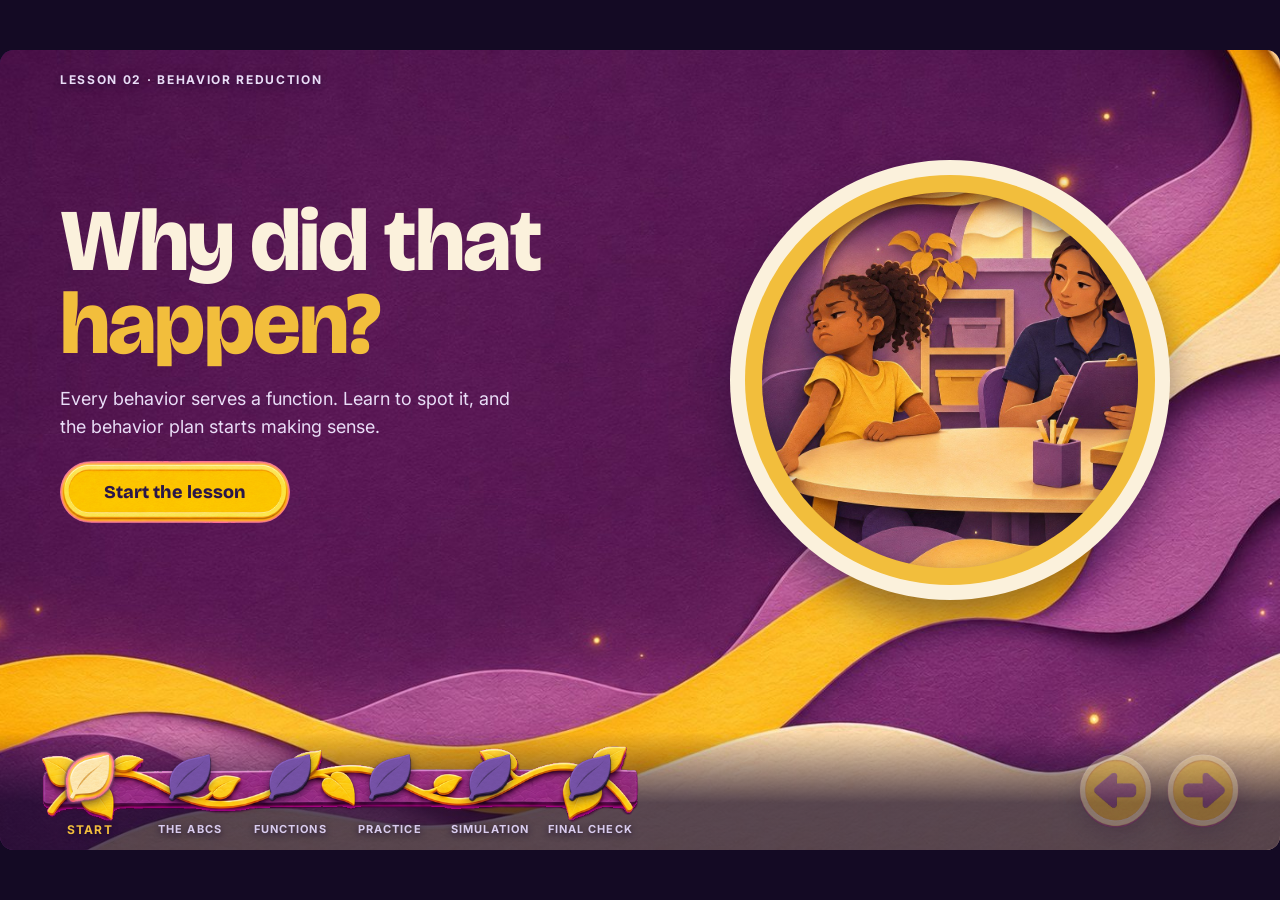
<file: projects/rbt-course/index.html>
<!DOCTYPE html>
<html lang="en">
<head>
<meta charset="utf-8">
<meta name="viewport" content="width=device-width, initial-scale=1">
<title>RBT exam prep: why did that happen?</title>
<link rel="preconnect" href="https://fonts.googleapis.com">
<link href="https://fonts.googleapis.com/css2?family=Bricolage+Grotesque:opsz,wght@12..96,600;12..96,800&family=Inter:wght@400;500;600;700&family=Kalam&display=swap" rel="stylesheet">
<style>
:root{--plum:#24123F;--purple:#3A2163;--violet:#6E4A9E;--lilac:#B79BD9;--gold:#F2BE3C;--cream:#FBF1DC;--ink:#2A1648;--soft:#E9DDF7}
*{box-sizing:border-box}
html,body{margin:0;height:100%;background:#140a24;overflow:hidden;font-family:Inter,system-ui,sans-serif}
#fit{position:absolute;inset:0;display:flex;align-items:center;justify-content:center}
#stage{width:1280px;height:800px;flex:none;position:relative;overflow:hidden;background:var(--purple);color:var(--cream);transform-origin:center center;border-radius:14px}
#bgwrap,#screen{position:absolute;inset:0}
.bglayer{position:absolute;inset:0;transition:opacity .45s ease}
.bglayer.fresh{opacity:0}
#screen>*{transition:opacity .18s ease,transform .18s ease}
#screen.leaving>*{opacity:0;transform:translateY(-10px)}
#screen>.enter{animation:drop .42s cubic-bezier(.2,.8,.25,1) both}
@keyframes drop{from{opacity:0;transform:translateY(18px)}to{opacity:1;transform:none}}
.bgimg{position:absolute;inset:0;width:100%;height:100%;object-fit:cover}
.flip{transform:scaleX(-1)}
.shade{position:absolute;inset:0;background:linear-gradient(90deg,rgba(36,18,63,.92) 0,rgba(36,18,63,.82) 560px,rgba(36,18,63,0) 760px);pointer-events:none}
.shadeT{position:absolute;inset:0;background:linear-gradient(180deg,rgba(36,18,63,.85) 0,rgba(36,18,63,.55) 200px,rgba(36,18,63,.2) 440px);pointer-events:none}
.hero{position:absolute;top:0;left:200px;width:1080px;height:800px;object-fit:cover;object-position:60% 40%}
.heroshade{position:absolute;inset:0;z-index:1;background:linear-gradient(90deg,#24123F 0,rgba(36,18,63,.9) 520px,rgba(36,18,63,0) 700px)}
h1,h2,.disp{font-family:'Bricolage Grotesque',sans-serif;font-weight:800;margin:0}
.chip{display:inline-block;align-self:flex-start;background:var(--gold);color:var(--ink);font:700 12px Inter,sans-serif;letter-spacing:.12em;padding:7px 12px;border-radius:999px}
.col{position:absolute;z-index:2;left:60px;top:62px;width:500px;display:flex;flex-direction:column;gap:16px}
.lead{margin:0;font-size:18px;line-height:1.55;color:var(--soft)}
button{font-family:inherit}
button:focus-visible{outline:3px solid var(--gold);outline-offset:3px}
/* answers (option A) */
.answers{display:grid;grid-template-columns:repeat(2,minmax(0,1fr));gap:10px 14px}
.answers.one{grid-template-columns:1fr}
.ans{border:none;border-radius:999px;background:url(b/ans.png) center/100% 100% no-repeat;color:var(--ink);font:700 17px/1.2 'Bricolage Grotesque',sans-serif;height:70px;padding:0 34px;display:flex;align-items:center;justify-content:center;text-align:center;cursor:pointer;overflow:hidden;transition:transform .15s,opacity .2s}
.answers.one .ans{height:72px;font:600 15px/1.3 Inter,sans-serif;padding:0 46px}
.ans:hover:not(:disabled){transform:translateY(-2px)}
.ans:disabled{cursor:default}
.ans.sel{background-image:url(b/ans_sel.png)}
.ans.wrong{filter:grayscale(1);opacity:.45;text-decoration:line-through}
.ans.dim{filter:grayscale(.7);opacity:.75}
.pill{border:none;border-radius:999px;background:url(b/ans_sel.png) center/100% 100% no-repeat;color:var(--ink);font:800 18px 'Bricolage Grotesque',sans-serif;height:62px;padding:0 44px;cursor:pointer;display:inline-flex;align-items:center;justify-content:center;white-space:nowrap}
.pill.alt{background-image:url(b/ans.png)}
.fb{display:flex;gap:14px;align-items:center;background:rgba(36,18,63,.92);border:1px solid rgba(251,241,220,.18);border-radius:18px;padding:12px 16px}
.fb img{width:54px;flex:none}
.fb strong{font:800 19px 'Bricolage Grotesque',sans-serif;display:block;margin-bottom:2px}
.fb span{font-size:15px;line-height:1.45}
.fb.ok{background:var(--cream);color:var(--ink);border-color:transparent}
/* secondary button */
.btn{border:none;border-radius:999px;background:var(--purple);color:var(--cream);font:800 16px 'Bricolage Grotesque',sans-serif;height:50px;padding:0 26px;cursor:pointer;box-shadow:0 4px 0 #1E0F36;display:inline-flex;align-items:center;justify-content:center;white-space:nowrap;transition:transform .15s}
.btn:hover{transform:translateY(-1px)}
.btn.light{background:#FFF8E6;color:var(--ink);border:3px solid var(--gold);box-shadow:0 4px 0 #D9A22A}
/* off plan */
.chip.off{background:#F08A7E;color:#3A0F12}
.win.off .l2{background:#F08A7E}
.win.off{animation:shake .45s ease .25s both}
@keyframes shake{0%,100%{transform:none}20%{transform:translateX(-10px) rotate(-.6deg)}40%{transform:translateX(8px) rotate(.5deg)}60%{transform:translateX(-5px)}80%{transform:translateX(3px)}}
.win.off img{filter:saturate(.8)}
.offtag{position:absolute;left:18px;top:18px;z-index:2;background:#F08A7E;color:#3A0F12;font:800 13px Inter,sans-serif;letter-spacing:.1em;padding:8px 14px;border-radius:999px;box-shadow:0 6px 14px rgba(20,8,40,.35)}
.win.on .l2{background:#9ED9A8}
/* confetti */
.confetti{position:absolute;inset:0;overflow:hidden;pointer-events:none;z-index:30}
.confetti i{position:absolute;top:-40px;width:14px;height:22px;border-radius:3px;animation:fall linear forwards;box-shadow:1px 2px 2px rgba(20,8,40,.25)}
@keyframes fall{to{transform:translateY(900px) rotate(720deg)}}
/* framed scene */
.win{position:absolute;left:600px;top:70px;width:630px;height:420px}
.win.tall{left:620px;width:600px;height:496px}
.win .l1,.win .l2{position:absolute;inset:0;border-radius:30px}
.win .l1{background:var(--lilac);transform:rotate(2.5deg) translate(10px,8px)}
.win .l2{background:var(--gold);transform:rotate(-1.5deg) translate(4px,3px)}
.win img{position:absolute;inset:0;width:100%;height:100%;object-fit:cover;border-radius:30px;box-shadow:0 16px 36px rgba(20,8,40,.5)}
/* chrome */
#lessonTag{position:absolute;left:60px;top:22px;font:700 12px Inter,sans-serif;letter-spacing:.14em;color:var(--soft);z-index:20;text-shadow:0 2px 8px rgba(20,8,40,.6)}
@keyframes pulse{0%,100%{box-shadow:0 0 0 0 rgba(242,190,60,.75)}50%{box-shadow:0 0 0 16px rgba(242,190,60,0)}}
#binderBtn.pulse{animation:pulse 1.4s ease infinite}
.callout{position:absolute;right:104px;top:20px;z-index:21;width:250px;background:var(--cream);color:var(--ink);border-radius:18px;padding:12px 16px;font-size:14px;line-height:1.4;box-shadow:0 10px 24px rgba(20,8,40,.45)}
.callout b{display:block;font:800 17px 'Bricolage Grotesque',sans-serif}
.callout:after{content:'';position:absolute;right:-10px;top:22px;border:10px solid transparent;border-right:0;border-left-color:var(--cream)}
#binderBtn{position:absolute;right:26px;top:14px;width:60px;height:60px;border:none;border-radius:50%;background:url(a/ico_binder.png) center/contain no-repeat;cursor:pointer;z-index:20;filter:drop-shadow(0 6px 10px rgba(20,8,40,.45))}
#bottom{position:absolute;left:0;right:0;bottom:0;height:118px;z-index:20;background:linear-gradient(rgba(20,8,40,0),rgba(20,8,40,.7) 60%)}
#prog{position:absolute;left:40px;bottom:8px;width:600px;height:104px}
#prog .track{position:absolute;left:0;top:6px;width:600px;height:79px}
.leaf{position:absolute;top:14px;width:44px;height:50px;margin-left:-22px;background:center/contain no-repeat;filter:drop-shadow(0 3px 4px rgba(20,8,40,.5));transition:transform .3s}
.leaf.now{transform:scale(1.18)}
.leaf.pop{animation:pop .7s ease}
@keyframes pop{0%{transform:scale(.5) rotate(-20deg)}60%{transform:scale(1.4) rotate(6deg)}100%{transform:scale(1.18)}}
.lbl{position:absolute;top:84px;width:104px;margin-left:-52px;text-align:center;font:700 11px Inter,sans-serif;letter-spacing:.1em;color:#D9CCEE;text-transform:uppercase;text-shadow:0 2px 6px rgba(20,8,40,.8);transition:color .3s}
.lbl.now{color:var(--gold);font-size:12px}
.navs{position:absolute;right:40px;bottom:22px;display:flex;gap:14px}
.round{width:74px;height:74px;border:none;border-radius:50%;background:center/contain no-repeat;cursor:pointer;filter:drop-shadow(0 6px 12px rgba(20,8,40,.6));transition:transform .15s,opacity .2s}
.round:hover:not(:disabled){transform:scale(1.07)}
.round:disabled{opacity:.3;cursor:default}
#back{background-image:url(b/nav_back.png)}#next{background-image:url(b/nav_next.png)}
/* opener */
.ring{position:absolute;border-radius:50%}
/* ABC */
.abc{position:absolute;top:196px;left:60px;right:60px;display:grid;grid-template-columns:repeat(3,minmax(0,1fr));gap:22px}
.abccard{border:none;padding:0;background:none;text-align:left;cursor:pointer;display:flex;flex-direction:column;gap:10px;color:inherit}
.abccard:disabled{cursor:default}
.abccard .pic{position:relative;height:240px;border-radius:24px;overflow:hidden;box-shadow:0 12px 26px rgba(20,8,40,.45);background:var(--cream)}
.abccard .pic img{width:100%;height:100%;object-fit:cover;object-position:50% 40%;transition:filter .3s}
.abccard.locked .pic img{filter:brightness(.35) saturate(.5)}
.abccard .tag{position:absolute;left:12px;top:12px}
.abccard .tap{position:absolute;inset:0;display:flex;align-items:center;justify-content:center;font:800 22px 'Bricolage Grotesque',sans-serif;color:var(--cream)}
.abccard .cap{min-height:84px;font-size:15px;line-height:1.45;color:var(--soft);opacity:0;transition:opacity .3s;background:rgba(36,18,63,.85);border-radius:16px;padding:10px 14px}
.abccard.open .cap{opacity:1}
.abccard .cap b{color:var(--gold);display:block;font:800 17px 'Bricolage Grotesque',sans-serif}
/* reinforcement cards */
.rcards{position:absolute;left:60px;right:60px;top:196px;display:grid;grid-template-columns:repeat(2,minmax(0,1fr));gap:24px}
.rcard{background:var(--cream);color:var(--ink);border-radius:26px;display:grid;grid-template-columns:200px minmax(0,1fr);gap:20px;padding:18px;box-shadow:0 14px 30px rgba(20,8,40,.45)}
.rcard img{width:200px;height:200px;object-fit:cover;border-radius:18px}
.rcard .eq{display:inline-flex;gap:8px;align-items:center;font:700 13px Inter,sans-serif;background:var(--soft);color:var(--ink);border-radius:999px;padding:6px 12px;align-self:flex-start}
/* function tiles (option A) */
.tiles{position:absolute;left:60px;top:182px;display:flex;gap:16px}
.tile{position:relative;width:132px;height:122px;border:none;background:url(b/tile.png) center/100% 100% no-repeat;color:var(--ink);cursor:pointer;display:flex;flex-direction:column;align-items:center;justify-content:center;gap:2px;padding-bottom:4px;transition:transform .2s}
.tile b{font:800 44px 'Bricolage Grotesque',sans-serif;line-height:1}
.tile span{font:700 14px Inter,sans-serif}
.tile.sel{transform:translateY(-6px) scale(1.04);filter:drop-shadow(0 0 14px rgba(242,190,60,.7))}
.tile .seen{position:absolute;right:12px;top:10px;width:12px;height:12px;border-radius:50%;background:var(--gold);box-shadow:0 0 0 2px var(--cream)}
.detail{position:absolute;left:60px;right:60px;top:336px;height:322px;background:var(--cream);color:var(--ink);border-radius:28px;display:grid;grid-template-columns:290px minmax(0,1fr);gap:30px;padding:22px;box-shadow:0 16px 36px rgba(20,8,40,.45)}
.detail img{width:290px;height:278px;object-fit:cover;object-position:50% 30%;border-radius:20px}
/* same behavior */
.chains{position:absolute;left:390px;right:50px;top:200px;display:flex;flex-direction:column;gap:14px}
.chain{background:var(--cream);color:var(--ink);border-radius:22px;padding:14px 18px;display:grid;grid-template-columns:minmax(0,1fr) auto;gap:16px;align-items:center;box-shadow:0 10px 22px rgba(20,8,40,.4)}
.chain .what{font-size:16px;line-height:1.4}
.chain .what b{display:block;font:700 11px Inter,sans-serif;letter-spacing:.1em;color:var(--violet);margin-bottom:2px}
.mini{display:flex;gap:6px}
.mini button{height:42px;padding:0 13px;border:3px solid var(--gold);border-radius:999px;background:#FFF8E6;box-shadow:0 3px 0 #D9A22A;font:700 13px Inter,sans-serif;color:var(--ink);cursor:pointer;transition:transform .15s,opacity .2s}
.mini button:hover:not(:disabled){transform:translateY(-2px)}
.mini button.ok{background:var(--gold);filter:drop-shadow(0 0 8px rgba(242,190,60,.8))}
.mini button.no{opacity:.35;filter:grayscale(1)}
.mini button:disabled{cursor:default}
.verdict{font:700 13px Inter,sans-serif;margin-top:4px}
/* compare table */
.cmp{position:absolute;left:60px;width:640px;top:186px;background:var(--cream);color:var(--ink);border-radius:26px;padding:20px 24px;box-shadow:0 14px 30px rgba(20,8,40,.45)}
.cmp table{width:100%;border-collapse:collapse;font-size:14px;line-height:1.4}
.cmp th{font:800 19px 'Bricolage Grotesque',sans-serif;text-align:left;padding:4px 10px 10px}
.cmp td{padding:9px 10px;border-top:2px dotted #CDB8E6;vertical-align:top}
.cmp td:first-child{font:700 11px Inter,sans-serif;letter-spacing:.08em;color:var(--violet);width:110px}
/* binder modal */
#modal{position:absolute;inset:0;z-index:40;background:rgba(20,8,40,.62);display:none;align-items:center;justify-content:center}
#modal.on{display:flex}
#modalBox{position:relative;width:1010px;height:560px;margin-bottom:60px}
#closeBtn{position:absolute;right:-6px;top:-22px;width:58px;height:58px;border:none;border-radius:50%;background:url(a/btn_9.png) center/contain no-repeat;cursor:pointer;z-index:5}
.binder{position:absolute;left:0;top:0;width:880px;height:560px;border-radius:22px;background:var(--plum);box-shadow:0 22px 50px rgba(20,8,40,.55)}
.bpage{position:absolute;top:14px;bottom:14px;background:var(--cream);color:var(--ink);overflow:hidden;z-index:2}
.bl{left:14px;width:400px;border-radius:14px 4px 4px 14px}
.br{left:414px;width:452px;border-radius:4px 14px 14px 4px;padding:30px 40px 26px 34px;display:flex;flex-direction:column;box-shadow:inset 14px 0 18px -14px rgba(42,22,72,.35)}
.tabs{position:absolute;left:842px;top:40px;display:flex;flex-direction:column;gap:4px;z-index:1}
.tab{position:relative;width:84px;height:108px;border:none;background:none;cursor:pointer;padding:0;transition:transform .2s}
.tab img{position:absolute;left:50%;top:50%;width:108px;height:51px;margin:-25.5px 0 0 -54px;transform:rotate(90deg);filter:drop-shadow(2px 3px 4px rgba(20,8,40,.4))}
.tab b{position:absolute;left:34px;top:50%;transform:translateY(-50%);font:800 28px 'Bricolage Grotesque',sans-serif}
.tab.on{transform:translateX(10px)}
.flabel{font-size:11px;font-weight:700;letter-spacing:.12em;color:var(--violet);padding-top:12px}
.fval{font-size:16px;line-height:1.45;padding:3px 0 10px;border-bottom:2px dotted #CDB8E6}
/* supervisor note (option A) */
#noteWrap{position:absolute;inset:0;z-index:35;background:rgba(20,8,40,.55);display:none;align-items:center;justify-content:center}
#noteWrap.on{display:flex}
.note{position:relative;width:430px;min-height:360px;background:url(b/note.png) center/100% 100% no-repeat;padding:100px 52px 62px 46px;color:#3a2a10;display:flex;flex-direction:column;gap:12px;margin-bottom:70px;transform:rotate(-1.5deg)}
.note small{font:700 12px Inter,sans-serif;letter-spacing:.12em;color:#8a6a20}
.note p{margin:0;font:400 22px/1.3 Kalam,cursive}
.note .row{margin-top:auto;padding-top:14px;display:flex;gap:10px}
.note .pill{height:52px;padding:0 20px;font-size:15px}
/* steps */
.steps{display:flex;flex-direction:column;gap:10px}
.step{display:grid;grid-template-columns:48px minmax(0,1fr);gap:14px;align-items:center;background:rgba(251,241,220,.08);border:1px solid rgba(251,241,220,.14);border-radius:16px;padding:8px 14px}
.step img{width:48px;height:48px;object-fit:contain}
.step b{display:block;font:800 17px 'Bricolage Grotesque',sans-serif;color:var(--gold)}
.step span{font-size:14px;line-height:1.4;color:var(--soft)}
/* debrief */
.dlist{display:flex;flex-direction:column;gap:8px;max-height:450px;overflow:auto;padding-right:6px}
.drow{display:grid;grid-template-columns:40px minmax(0,1fr) minmax(0,1fr);gap:12px;align-items:center;background:var(--cream);color:var(--ink);border-radius:14px;padding:10px 14px}
.drow img{width:40px}
.drow b{font:700 11px Inter,sans-serif;letter-spacing:.08em;color:var(--violet);display:block}
.drow span{font-size:13.5px;line-height:1.4}
select{font:600 15px Inter,sans-serif;color:var(--ink);background:var(--cream);border:2px solid var(--gold);border-radius:12px;padding:10px 12px;width:100%}
label.abcl{display:flex;flex-direction:column;gap:6px;font:700 12px Inter,sans-serif;letter-spacing:.1em;color:var(--soft)}
.dots{display:flex;gap:8px;align-items:center;font:600 13px Inter,sans-serif;color:var(--soft)}
.dot{width:14px;height:14px;border-radius:50%;background:var(--violet)}
.dot.on{background:var(--gold)}
/* exam */
.exam{position:absolute;left:140px;right:140px;top:64px;background:var(--cream);color:var(--ink);border-radius:30px;padding:26px 40px;box-shadow:0 20px 44px rgba(20,8,40,.5);display:flex;flex-direction:column;gap:14px}
.exam .ans,.exam .ans.sel{background:#FFF8E6;border:3px solid var(--gold);border-radius:18px;box-shadow:0 4px 0 #D9A22A}
.exam .ans.sel{background:var(--gold)}
.exam .ans:hover:not(:disabled){transform:translateY(-1px)}
.qdots{display:flex;gap:6px}
.qdots i{width:28px;height:6px;border-radius:3px;background:#DCCDF0}
.qdots i.on{background:var(--violet)}.qdots i.r{background:#3E9B6A}.qdots i.w{background:#C9534F}
/* cheat sheet */
.cheat{position:absolute;left:60px;right:60px;top:170px;display:grid;grid-template-columns:repeat(4,minmax(0,1fr));gap:18px}
.cheat .c{background:var(--cream);color:var(--ink);border-radius:24px;overflow:hidden;box-shadow:0 12px 28px rgba(20,8,40,.45);display:flex;flex-direction:column}
.cheat .c img{width:100%;height:268px;object-fit:cover}
.cheat .c div{padding:12px 16px 14px;display:flex;flex-direction:column;gap:4px}
</style>
</head>
<body>
<div id="fit"><div id="stage">
  <div id="bgwrap"></div>
  <div id="screen"></div>
  <span id="lessonTag"></span><button id="binderBtn" aria-label="Open the reference binder"></button>
  <div id="bottom"><div id="prog" aria-label="Lesson progress"><img class="track" src="b/vine_track.png" alt=""></div>
   <div class="navs"><button class="round" id="back" aria-label="Back"></button><button class="round" id="next" aria-label="Next"></button></div></div>
  <div id="noteWrap" role="dialog" aria-modal="true" aria-label="Note from your supervisor"></div>
  <div id="modal" role="dialog" aria-modal="true" aria-label="Reference binder"><div id="modalBox"><button id="closeBtn" aria-label="Close"></button><div id="modalBody"></div></div></div>
</div></div>
<script>
const $=s=>document.querySelector(s);
const SECTIONS=['Start','The ABCs','Functions','Practice','Simulation','Final check'];
const LEAFX=[0.083,0.25,0.417,0.583,0.75,0.917];
const F=[
 {k:'S',name:'Sensory',img:'b/spot_sensory.jpg',pos:'50% 25%',def:'Also called automatic reinforcement. The behavior produces its own reinforcement, so it keeps happening even when no one else is involved.',ex:'Camila rocks and hums on the beanbag during free time, even when no one is watching.',gets:'Automatic reinforcement: it feels good on its own',see:'Rocking, humming, hand flapping, even alone',plan:'Offer an activity that gives a similar sensation',note:'Happens with nobody around? Think sensory.'},
 {k:'E',name:'Escape',img:'b/spot_escape.jpg',pos:'50% 60%',def:'The behavior is negatively reinforced: it removes or delays something the person doesn\'t want, like a task, a noise or a demand.',ex:'Camila pushes her worksheet away. It gets removed, and she settles down.',gets:'Removal of a task, demand or situation',see:'Pushing work away, bolting at transitions',plan:'Teach a way to request a break, and keep the task going',note:'Worksheet removed, Camila calm. That\'s escape.'},
 {k:'A',name:'Attention',img:'b/spot_attention.jpg',pos:'50% 40%',def:'The behavior is positively reinforced by social attention: people look, talk, react or come over. Reprimands count as attention too.',ex:'Camila calls out while the adults are talking. Both of them turn around.',gets:'Social attention, positive or negative',see:'Calling out when adults are busy',plan:'Give attention for appropriate behavior, keep reactions to the problem behavior minimal',note:'A reprimand still counts as attention.'},
 {k:'T',name:'Tangible',img:'b/spot_tangible.jpg',pos:'50% 40%',def:'The behavior is positively reinforced by access to a preferred item or activity.',ex:'Camila reaches for the tablet until it\'s handed back.',gets:'Access to a preferred item or activity',see:'Reaching or crying until the tablet comes back',plan:'Teach how to request the item, and deliver it for appropriate requests',note:'Watch what she reaches for after.'}];
const FOUR=['Attention','Escape','Tangible','Sensory'];
const HOOKOPT={Attention:'She wants me to notice her',Escape:'She doesn\'t want to do math',Tangible:'She wants something else',Sensory:'It just feels good to her'};

const QC=[
 {img:'b/qc_tangible.jpg',who:'Jalen, 13',text:'When tablet time ends, Jalen hugs the tablet and turns away from his RBT. Last week, after a few minutes of this, he got ten more minutes with it.',ans:'Tangible',why:{Tangible:['Yes, tangible.','Look at what happened after: he got more time with the tablet. That\'s access to a preferred item.'],Escape:['Turning away is a trap.','It looks like avoiding, but no task was taken away. What did he end up with?'],Attention:['Not quite.','His RBT was already paying attention before he held on. The new thing he got was more tablet time.'],Sensory:['Not this time.','This depends on an adult handing over more time, so it isn\'t automatic.']}},
 {img:'b/qc_sensory.jpg',who:'Ollie, 5',text:'Ollie flaps his hands and hums on the rug. His team tried ignoring it, giving attention for it and pausing demands. The rate stayed about the same every time.',ans:'Sensory',why:{Sensory:['Yes, sensory.','Nothing the adults changed affected the behavior, so it\'s most likely maintained by automatic reinforcement.'],Escape:['Not quite.','Pausing demands didn\'t change anything, so getting out of work isn\'t what keeps it going.'],Attention:['Not quite.','Ignoring it and attending to it made no difference.'],Tangible:['Not this time.','He isn\'t getting an item or activity from it.']}},
 {img:'b/qc_attention.jpg',who:'Nia, 9',text:'During independent work, Nia taps her pencil loudly, but only once the adults start chatting with each other. Each time, they stop and tell her to quiet down.',ans:'Attention',why:{Attention:['Yes, attention.','The tapping starts when the adults look away, and it brings their focus right back to her. "Quiet down" still counts.'],Escape:['The worksheet is a trap.','She keeps working, and nothing is taken away. What changes right after she taps?'],Tangible:['Not quite.','She doesn\'t get an item. She gets the adults to turn around.'],Sensory:['Not this time.','She only taps when the adults are busy, so it depends on them.']}}];

const SAME=[{c:'The adults stop their conversation and come over to talk with her.',a:'Attention'},{c:'The worksheet is put away for the rest of the session.',a:'Escape'},{c:'She\'s handed the tablet "to help her calm down."',a:'Tangible'}];
const CMPQ={q:'Camila\'s data now points to attention. She pushes her worksheet off the table. Which response fits an attention plan best?',o:['Pick it up with minimal eye contact and words, then praise her the moment she works','Take the worksheet away and offer her a short break','Kneel down and calmly explain why we keep work on the table','Prompt the break card and honor it right away'],ans:0,fb:{0:['Yes.','Keep your reaction to the behavior boring, and save your attention for when she\'s doing what you want.'],1:['That\'s the escape mistake.','Removing the work doesn\'t fit attention, and it teaches her shoving gets her out of math.'],2:['Kind, but it backfires.','A calm explanation is still a lot of attention right after the behavior.'],3:['That\'s from the escape plan.','A break card answers escape. Here, the function is attention.']}};

const EXS=[
 {q:'An RBT notices that a client hits the table each time a difficult puzzle is presented. After the client hits the table, the puzzle is removed. Which function is most likely maintaining the behavior?',o:['Access to tangibles','Escape','Attention','Automatic reinforcement'],a:1,why:'The puzzle is removed after the behavior, so it\'s maintained by escape (negative reinforcement).'},
 {q:'A client flicks the light switch on and off during free play. The behavior occurs at similar rates whether or not anyone is in the room. Which function is most likely?',o:['Attention','Escape','Automatic reinforcement','Access to tangibles'],a:2,why:'It happens the same with or without people around and no demand is involved, so it\'s most likely automatic.'},
 {q:'A client screams whenever the parent turns to talk with the RBT. The parent turns back and says, "Shh, you\'re okay." The screaming has increased over the past month. What is maintaining it?',o:['Escape from the conversation','Social attention','Access to tangibles','Automatic reinforcement'],a:1,why:'The scream gets the parent to turn back and talk to the client. Soothing words are attention too.'},
 {q:'A client\'s plan states that throwing materials is maintained by escape. During a matching task, the client throws a card. Which response is most consistent with the plan?',o:['End the task and give a short break so the client can calm down','Re-present the task with minimal attention and prompt the replacement behavior','Explain why throwing is not safe before continuing','Offer a preferred toy to help the client regulate'],a:1,why:'For escape, the task stays. Keep reactions low and prompt the skill the plan is teaching, like asking for a break.'},
 {q:'Which of the following is an example of negative reinforcement?',o:['A child gets a sticker for cleaning up, and starts cleaning up more often','A parent gives candy to stop a child\'s whining, and starts giving candy more often','A child loses tablet time for hitting, and hits less often','A child is reprimanded for calling out, and calls out more often'],a:1,why:'The parent\'s behavior (giving candy) removes the whining, and it increases. Something removed, behavior up: negative reinforcement. Option C is punishment, and D is positive reinforcement by attention.'}];

const st={i:0,hook:null,abc:0,rf:null,rfw:[],seen:new Set([0]),fsel:0,p4:null,p4w:[],same:{},samew:{0:[],1:[],2:[]},cmp:null,cmpw:[],qc:{},qcw:{0:[],1:[],2:[]},ex:{i:0,picks:[]},sim:null,simRuns:0,btab:1};
let canNext=true;
function ansGrid(list,sel,wrong,fn,opt){opt=opt||{};const lock=opt.lock;return `<div class="answers ${opt.one?'one':''}">`+list.map(v=>{const isSel=sel===v;return `<button class="ans ${isSel?'sel':''} ${wrong.includes(v)?'wrong':''} ${lock&&!isSel&&!wrong.includes(v)?'dim':''}" onclick="${fn}('${v}')" ${lock||wrong.includes(v)?'disabled':''}>${opt.labels?opt.labels[v]:v}</button>`}).join('')+'</div>'}
function fb(ok,[h,t],cls){return `<div class="fb ${ok?'ok':''}" role="status"><img src="a/ico_${ok?'correct':'tryagain'}.png" alt="${ok?'Correct':'Try again'}"><div><strong>${h}</strong><span>${t}</span></div></div>`}
function win(src,alt,tall){return `<div class="win ${tall?'tall':''}"><div class="l1"></div><div class="l2"></div><img src="${src}" alt="${alt||''}"></div>`}
const BG='<img class="bgimg" src="a/bg.jpg" alt="">',BGF='<img class="bgimg flip" src="a/bg.jpg" alt="">';
const HERO='<div class="heroshade"></div><img class="hero" src="a/hero.jpg" alt="Camila, frustrated, pushes her worksheet off the table while her RBT watches calmly.">';

const L=[
 {sec:0,tag:'LESSON 02 · BEHAVIOR REDUCTION',r:opener,nonext:true},
 {sec:0,tag:'LESSON 02 · FIRST THOUGHTS',r:hook,gate:()=>st.hook!==null},
 {sec:1,tag:'LESSON 02 · THE ABCS',r:abcScreen,gate:()=>st.abc>=3},
 {sec:1,tag:'LESSON 02 · REINFORCEMENT 101',r:reinf,gate:()=>st.rf==='Negative reinforcement'},
 {sec:2,tag:'LESSON 02 · FUNCTIONS OF BEHAVIOR',r:functions,gate:()=>st.seen.size>=4},
 {sec:2,tag:'LESSON 02 · BACK TO CAMILA',r:back2,gate:()=>st.p4==='Escape'},
 {sec:2,tag:'LESSON 02 · SAME BEHAVIOR, DIFFERENT FUNCTION',r:same,gate:()=>SAME.every((x,k)=>st.same[k]===x.a)},
 {sec:2,tag:'LESSON 02 · FUNCTION DRIVES THE PLAN',r:cmp,gate:()=>st.cmp===0},
 {sec:3,tag:'LESSON 02 · PRACTICE',r:practiceIntro},
 {sec:3,tag:'LESSON 02 · QUICK CHECK 1 OF 3',r:()=>quick(0),gate:()=>st.qc[0]===QC[0].ans},
 {sec:3,tag:'LESSON 02 · QUICK CHECK 2 OF 3',r:()=>quick(1),gate:()=>st.qc[1]===QC[1].ans},
 {sec:3,tag:'LESSON 02 · QUICK CHECK 3 OF 3',r:()=>quick(2),gate:()=>st.qc[2]===QC[2].ans},
 {sec:3,tag:'LESSON 02 · YOUR SEAT CHEAT SHEET',r:cheat},
 {sec:4,tag:'SIMULATION · A SESSION WITH CAMILA',r:simView,sim:true,gate:()=>!!(st.sim&&st.sim.stage==='debrief'&&abcOk())},
 {sec:5,tag:'LESSON 02 · FINAL CHECK',r:finalIntro},
 {sec:5,tag:'LESSON 02 · FINAL CHECK',r:exam,gate:()=>st.ex.picks.length>=EXS.length},
 {sec:5,tag:'LESSON 02 · COMPLETE',r:complete,nonext:true}];
const SIMI=L.findIndex(x=>x.sim);

function opener(){return BG+`
 <div class="col" style="top:150px;width:560px;gap:20px">
  <h1 style="font-size:88px;line-height:.94;letter-spacing:-.02em">Why did that <span style="color:var(--gold)">happen?</span></h1>
  <p class="lead" style="width:460px">Every behavior serves a function. Learn to spot it, and the behavior plan starts making sense.</p>
  <div><button class="pill" onclick="go(1)">Start the lesson</button></div></div>
 <div style="position:absolute;left:730px;top:110px;width:440px;height:440px">
  <div class="ring" style="inset:0;background:var(--cream);box-shadow:0 18px 40px rgba(20,8,40,.45)"></div>
  <div class="ring" style="inset:15px;background:var(--gold)"></div>
  <div class="ring" role="img" aria-label="Camila pushes her worksheet off the table while her RBT watches calmly." style="inset:32px;background:url(a/hero.jpg) -196px -22px/612px auto no-repeat;box-shadow:inset 0 8px 18px rgba(20,8,40,.5)"></div></div>`}

function hook(){const lock=st.hook!==null;return HERO+`
 <div class="col"><span class="chip">SESSION 3 · MATH TIME</span>
  <h1 style="font-size:42px;line-height:1.05">You set a worksheet down. Camila pushes it off the table.</h1>
  <p class="lead">Before we learn anything, go with your gut. Why do you think she did that?</p>
  ${ansGrid(FOUR,st.hook,[],'pickHook',{labels:HOOKOPT,lock})}
  ${lock?`<div class="fb ok"><img src="a/ico_hint.png" alt=""><div><strong>Locked in. Let's test that guess.</strong><span>There's no wrong answer yet. Next, you'll slow the moment down and look at what the data says.</span></div></div>`:''}</div>`}
function pickHook(v){if(st.hook!==null)return;st.hook=v;draw()}

function abcScreen(){const caps=[['Antecedent','What happens right before. You present a math worksheet.'],['Behavior','What she does. Camila pushes the worksheet off the table.'],['Consequence','What happens right after. The worksheet is removed, and she calms down.']];
 const guess=st.hook?`You guessed <b style="color:var(--gold)">"${HOOKOPT[st.hook].toLowerCase()}."</b> `:'';
 const follow=st.hook==='Escape'?'Your guess lines up with the data.':st.hook?'Does the consequence support your guess? Hold onto that question.':'';
 return BGF+`<div class="shadeT"></div>
 <div class="col" style="width:1100px;gap:10px"><h1 style="font-size:46px;line-height:1">To test it, break the moment into its <span style="color:var(--gold)">ABCs.</span></h1>
 <p class="lead" style="width:960px">${guess}RBTs look at what came before and after a behavior, not just the behavior itself. Tap each card in order.</p></div>
 <div class="abc">${[0,1,2].map(i=>{const open=i<st.abc,nx=i===st.abc;return `<button class="abccard ${open?'open':''} ${!open&&!nx?'locked':''}" onclick="tapAbc(${i})" ${!nx?'disabled':''} aria-label="${caps[i][0]}">
  <div class="pic"><img src="b/abc_${i}.jpg" alt=""><span class="chip tag">${'ABC'[i]} · ${caps[i][0].toUpperCase()}</span>${nx?'<span class="tap">Tap to reveal</span>':''}</div>
  <div class="cap"><b>${caps[i][0]}</b>${caps[i][1]}</div></button>`}).join('')}</div>
 ${st.abc>=3?`<div class="fb ok" style="position:absolute;left:60px;right:60px;top:580px"><img src="a/ico_hint.png" alt=""><div><strong>The consequence is the clue.</strong><span>The worksheet was removed right after the behavior, and she calmed down. Removing something she didn't want made the behavior more likely next time. ${follow}</span></div></div>`:''}`}
function tapAbc(i){if(i===st.abc){st.abc++;draw()}}

function reinf(){const p=st.rf,ok=p==='Negative reinforcement';const RFO=['Positive reinforcement','Negative reinforcement','Punishment'];
 return BG+`<div class="shadeT"></div>
 <div class="col" style="width:1100px;gap:8px"><h1 style="font-size:44px;line-height:1">Reinforcement makes a behavior <span style="color:var(--gold)">more likely.</span></h1>
 <p class="lead" style="width:1000px">Positive and negative don't mean good and bad. Think math: positive <b>adds</b> something, negative <b>takes something away</b>. Either way, the behavior goes up.</p></div>
 <div class="rcards">
  <div class="rcard"><img src="c/sim_08_good_ending.jpg" alt="Camila high-fives her RBT next to a full token board." style="object-position:72% 40%"><div style="display:flex;flex-direction:column;gap:8px">
   <span class="eq">+ add something → behavior goes up</span><span class="disp" style="font-size:28px">Positive reinforcement</span>
   <span style="font-size:15px;line-height:1.45">Camila finishes three problems and gets a token. She finishes problems more often.</span></div></div>
  <div class="rcard"><img src="b/abc_2.jpg" alt="Camila relaxes after the worksheet is removed." style="object-position:55% 35%"><div style="display:flex;flex-direction:column;gap:8px">
   <span class="eq">− take something away → behavior goes up</span><span class="disp" style="font-size:28px">Negative reinforcement</span>
   <span style="font-size:15px;line-height:1.45">Camila pushes the worksheet away and it's removed. She pushes work away more often.</span></div></div></div>
 <div style="position:absolute;left:60px;right:60px;top:452px;display:grid;grid-template-columns:minmax(0,1fr) 560px;gap:24px;align-items:start">
  <div style="display:flex;flex-direction:column;gap:6px"><span class="chip">YOUR TURN</span><span style="font-size:17px;line-height:1.45;font-weight:600">Your car beeps until you buckle your seatbelt. Now you buckle up the second you sit down. What's happening to your buckling?</span>
  ${p?fb(ok,ok?['Yes, negative reinforcement.','Buckling takes away the beeping, so you buckle faster. Something removed, behavior up.']:p==='Punishment'?['Not quite.','Punishment makes a behavior less likely. Your buckling went up.']:['Close.','Nothing is added when you buckle. What gets taken away?']):''}</div>
  ${ansGrid(RFO,p,st.rfw,'pickRf',{one:true,lock:ok})}</div>`}
function pickRf(v){if(st.rf==='Negative reinforcement')return;st.rf=v;if(v!=='Negative reinforcement'&&!st.rfw.includes(v))st.rfw.push(v);draw()}

function functions(){const f=F[st.fsel];return BG+`<div class="shadeT"></div>
 <div class="col" style="width:1100px;gap:8px"><h1 style="font-size:46px;line-height:1">Every behavior serves a <span style="color:var(--gold)">function.</span></h1>
 <p class="lead">There are four, remembered as <b style="color:var(--gold)">SEAT</b>. Tap each one.</p></div>
 <div class="tiles">${F.map((x,i)=>`<button class="tile ${i===st.fsel?'sel':''}" onclick="pickF(${i})" aria-pressed="${i===st.fsel}"><b>${x.k}</b><span>${x.name}</span>${st.seen.has(i)&&i!==st.fsel?'<i class="seen" aria-hidden="true"></i>':''}</button>`).join('')}</div>
 <div class="detail"><img src="${f.img}" alt="${f.ex}" style="object-position:${f.pos}"><div style="display:flex;flex-direction:column;gap:10px;padding:8px 10px 0 0">
  <span class="chip" style="background:var(--purple);color:var(--cream)">${f.k} · ${f.name.toUpperCase()}</span>
  <span class="disp" style="font-size:36px">${f.name}</span>
  <span style="font-size:18px;line-height:1.5">${f.def}</span>
  <span style="font-size:15px;line-height:1.45"><b style="color:var(--violet);font-size:12px;letter-spacing:.1em">WHAT IT GETS</b><br>${f.gets}</span>
  <span style="font-size:15px;line-height:1.5;color:#4A3470;border-left:4px solid var(--gold);padding-left:12px">${f.ex}</span></div></div>`}
function pickF(i){st.fsel=i;st.seen.add(i);draw()}

const P4FB={Escape:['Yes, escape.','The worksheet was removed and Camila calmed down. Pushing it got her out of the task, so the behavior is maintained by negative reinforcement.'],Attention:['Not quite.','Nobody gave Camila extra attention. Look at the consequence: the worksheet was removed.'],Tangible:['Close, but no.','She didn\'t gain an item. She got rid of one. Which function is about removing something?'],Sensory:['Not this time.','Automatic reinforcement doesn\'t depend on anyone. This behavior worked because the task was removed.']};
function back2(){const p=st.p4,ok=p==='Escape';return HERO+`
 <div class="col"><span class="chip">BACK TO CAMILA</span>
  <h1 style="font-size:40px;line-height:1.05">The worksheet is removed, and Camila calms down.</h1>
  <p class="lead">${st.hook?`Your gut said "${HOOKOPT[st.hook].toLowerCase()}." `:''}Now that you know SEAT, which function is maintaining the behavior?</p>
  ${ansGrid(FOUR,p,st.p4w,'pickP4',{lock:ok})}
  ${p?fb(ok,P4FB[p]):''}</div>`}
function pickP4(v){if(st.p4==='Escape')return;st.p4=v;if(v!=='Escape'&&!st.p4w.includes(v))st.p4w.push(v);draw()}

function same(){const all=SAME.every((x,k)=>st.same[k]===x.a);return BG+`<div class="shadeT"></div>
 <div class="col" style="width:1100px;gap:8px"><h1 style="font-size:44px;line-height:1">Same behavior. <span style="color:var(--gold)">Different function.</span></h1>
 <p class="lead" style="width:1000px">What a behavior looks like doesn't tell you why it happens. The consequence does. Pick the function for each version of the day.</p></div>
 <div style="position:absolute;left:60px;top:200px;width:310px;display:flex;flex-direction:column;gap:10px">
  <div style="border-radius:24px;overflow:hidden;height:260px;box-shadow:0 12px 26px rgba(20,8,40,.45)"><img src="b/abc_1.jpg" alt="Camila pushes the worksheet off the table." style="width:100%;height:100%;object-fit:cover;object-position:50% 40%"></div>
  <span style="font-size:15px;line-height:1.45;color:var(--soft);background:rgba(36,18,63,.85);border-radius:16px;padding:10px 14px"><b style="color:var(--gold)">Every time:</b> Camila pushes the worksheet off the table. Then...</span></div>
 <div class="chains">${SAME.map((x,k)=>{const p=st.same[k],ok=p===x.a;return `<div class="chain"><div class="what"><b>DAY ${k+1} · CONSEQUENCE</b>${x.c}${p?`<div class="verdict" style="color:${ok?'#2F7D55':'#B4433F'}">${ok?'Yes: '+x.a.toLowerCase()+'.':p+' doesn\'t fit. Look at what she ends up with.'}</div>`:''}</div>
  <div class="mini" role="group" aria-label="Function for day ${k+1}">${F.map(f=>`<button class="${p===f.name&&ok?'ok':''} ${st.samew[k].includes(f.name)||(ok&&p!==f.name)?'no':''}" onclick="pickSame(${k},'${f.name}')" ${ok||st.samew[k].includes(f.name)?'disabled':''} aria-label="${f.name}">${f.name}</button>`).join('')}</div></div>`}).join('')}
 ${all?`<div class="fb ok"><img src="a/ico_hint.png" alt=""><div><strong>One behavior, three functions.</strong><span>That's why plans are written from data, and why the same behavior can need a totally different response.</span></div></div>`:''}</div>`}
function pickSame(k,v){if(st.same[k]===SAME[k].a)return;st.same[k]=v;if(v!==SAME[k].a&&!st.samew[k].includes(v))st.samew[k].push(v);draw()}

function cmp(){const p=st.cmp,ok=p===0;const rows=[['PREVENTION','Smaller chunks of work, first-then board, choices','Check in with attention often, before she has to "ask" for it'],['TEACH INSTEAD','Asking for a break with the break card','Getting attention the right way, like "Look at my work!"'],['WHEN IT HAPPENS','Keep the task going, minimal words, prompt the break card','Keep your reaction neutral and brief, no lecture'],['WHAT BACKFIRES','Removing the work','A big reaction, even a calm talk']];
 return BG+`<div class="shadeT"></div>
 <div class="col" style="width:1100px;gap:8px"><h1 style="font-size:44px;line-height:1">The function decides <span style="color:var(--gold)">the plan.</span></h1>
 <p class="lead" style="width:1000px">Here's the same behavior, pushing work off the table, with two different functions. Your response changes completely.</p></div>
 <div class="cmp"><table><tr><th></th><th>If it's escape</th><th>If it's attention</th></tr>${rows.map(r=>`<tr><td>${r[0]}</td><td>${r[1]}</td><td>${r[2]}</td></tr>`).join('')}</table></div>
 <div style="position:absolute;left:730px;right:60px;top:176px;display:flex;flex-direction:column;gap:10px">
  <span class="chip">YOUR TURN</span><span style="font-size:16px;line-height:1.45;font-weight:600">${CMPQ.q}</span>
  <div class="answers one" style="gap:8px">${CMPQ.o.map((t,i)=>`<button class="ans ${p===i?'sel':''} ${st.cmpw.includes(i)?'wrong':''} ${ok&&i!==0?'dim':''}" onclick="pickCmp(${i})" ${ok||st.cmpw.includes(i)?'disabled':''} style="height:60px">${t}</button>`).join('')}</div>
  ${p!==null?fb(ok,CMPQ.fb[p]):''}</div>`}
function pickCmp(i){if(st.cmp===0)return;st.cmp=i;if(i!==0&&!st.cmpw.includes(i))st.cmpw.push(i);draw()}

function practiceIntro(){return BGF+`<div class="shade"></div>${win('b/qc_sensory.jpg','Ollie hums and flaps his hands on the rug while his RBT takes data.',true)}
 <div class="col" style="top:150px;gap:18px"><span class="chip">PRACTICE</span>
  <h1 style="font-size:58px;line-height:.98">Let's <span style="color:var(--gold)">practice.</span></h1>
  <p class="lead">You'll meet three new kids. Read what happens, look for the consequence, and pick the function that fits.</p>
  <p class="lead" style="font-size:15px">Wrong picks are fine here. You'll get a hint and can try again.</p></div>`}
function finalIntro(){return BG+`<div class="shade"></div>${win('c/sim_08_good_ending.jpg','Camila high-fives her RBT.')}
 <div class="col" style="top:130px;gap:16px"><span class="chip">FINAL CHECK</span>
  <h1 style="font-size:54px;line-height:.98">Time to test what you <span style="color:var(--gold)">know.</span></h1>
  <p class="lead">Five questions written like the real RBT exam, covering everything in this lesson.</p>
  <div class="steps">
   <div class="step"><img src="a/ico_clipboard.png" alt=""><div><b>One try per question</b><span>Just like test day. You'll see the answer and why after each one.</span></div></div>
   <div class="step"><img src="a/ico_correct.png" alt=""><div><b>Score and review</b><span>At the end, see your score and review anything you missed. Retake as often as you want.</span></div></div></div></div>`}
function quick(n){const q=QC[n],p=st.qc[n],ok=p===q.ans;return BGF+`<div class="shade"></div>${win(q.img,'',true)}
 <div class="col" style="width:520px"><span class="chip">${q.who.toUpperCase()}</span>
  <h1 style="font-size:26px;line-height:1.25">${q.text}</h1>
  <p class="lead">Which function fits best?</p>
  ${ansGrid(FOUR,p,st.qcw[n],'pickQ'+n,{lock:ok})}
  ${p?fb(ok,q.why[p]):''}</div>`}
[0,1,2].forEach(n=>window['pickQ'+n]=v=>{if(st.qc[n]===QC[n].ans)return;st.qc[n]=v;if(v!==QC[n].ans&&!st.qcw[n].includes(v))st.qcw[n].push(v);draw()});

function exam(){const E=st.ex,done=E.picks.length>=EXS.length&&E.i>=EXS.length;
 if(done&&E.review)return BGF+`<div class="exam" style="bottom:130px"><div style="display:flex;justify-content:space-between;align-items:center"><span class="chip">FINAL CHECK · REVIEW</span><button class="btn light" onclick="st.ex.review=false;draw()">Back to score</button></div>
  <div class="dlist" style="max-height:none;flex:1;min-height:0">${EXS.map((x,k)=>{const p=E.picks[k],ok=p===x.a;return `<div class="drow" style="grid-template-columns:40px minmax(0,1.3fr) minmax(0,1fr);background:#FFF8E6;border:2px solid ${ok?'#BFE0CB':'#F0C9C6'}"><img src="a/ico_${ok?'correct':'tryagain'}.png" alt="${ok?'Correct':'Missed'}"><div><b>QUESTION ${k+1}</b><span>${x.q}</span></div><div><b>${ok?'YOU ANSWERED':'YOU ANSWERED '+'ABCD'[p]+' · CORRECT: '+'ABCD'[x.a]}</b><span>${ok?'ABCD'[p]+'. '+x.o[p]+'. ':''}${x.why}</span></div></div>`}).join('')}</div></div>`;
 const dots=`<div class="qdots">${EXS.map((x,k)=>`<i class="${k<E.picks.length?(E.picks[k]===x.a?'r':'w'):k===E.i?'on':''}"></i>`).join('')}</div>`;
 if(done){const sc=E.picks.filter((p,k)=>p===EXS[k].a).length;return BGF+`<div class="exam" style="top:110px;align-items:flex-start">
  <span class="chip">FINAL CHECK · RESULTS</span>${dots}<span class="disp" style="font-size:54px">${sc} of ${EXS.length}</span>
  <p style="margin:0;font-size:18px;line-height:1.5">${sc===EXS.length?'Every one. You\'re reading the consequence, not just the behavior.':sc>=3?'Solid. Review the ones you missed: the consequence in the question is always the clue.':'Worth another pass. Find the consequence in each question first, then ask what it gets the person.'}</p>
  <div style="display:flex;gap:10px">${sc<EXS.length?`<button class="btn" onclick="st.ex.review=true;draw()">Review my answers</button>`:''}<button class="btn light" onclick="st.ex={i:0,picks:[]};draw()">Retake</button></div></div>`}
 const q=EXS[E.i],p=E.picks[E.i];const answered=p!==undefined;
 return BGF+`<div class="exam">
  <div style="display:flex;justify-content:space-between;align-items:center"><span class="chip">FINAL CHECK · QUESTION ${E.i+1} OF ${EXS.length}</span>${dots}</div>
  ${E.i===0&&!answered?`<p style="margin:0;font-size:14px;color:#4A3470">Five questions written like the real RBT exam. One try each.</p>`:''}
  <p style="margin:0;font-size:19px;line-height:1.5;font-weight:600">${q.q}</p>
  <div class="answers one" style="gap:8px">${q.o.map((t,k)=>`<button class="ans ${answered&&k===q.a?'sel':''} ${answered&&k===p&&p!==q.a?'wrong':''} ${answered&&k!==p&&k!==q.a?'dim':''}" onclick="pickEx(${k})" ${answered?'disabled':''} style="height:58px;justify-content:flex-start;text-align:left;padding:0 40px">${'ABCD'[k]}. ${t}</button>`).join('')}</div>
  ${answered?`<div style="display:flex;gap:16px;align-items:center">${fb(p===q.a,[p===q.a?'Correct.':'The answer is '+'ABCD'[q.a]+'.',q.why]).replace('class="fb "','class="fb" style="flex:1;background:#FDE7E3;color:var(--ink);border:2px solid #F0B7AF"').replace('class="fb ok"','class="fb ok" style="flex:1;background:#FFF4D2"')}<button class="btn" onclick="exNext()">${E.i<EXS.length-1?'Next question':'See your score'}</button></div>`:''}</div>`}
function pickEx(k){const E=st.ex;if(E.picks[E.i]!==undefined)return;E.picks[E.i]=k;draw()}
function exNext(){st.ex.i++;swap()}

function cheat(){return BG+`<div class="shadeT"></div>
 <div class="col" style="width:1100px;gap:8px"><h1 style="font-size:44px;line-height:1">Your <span style="color:var(--gold)">SEAT</span> cheat sheet</h1>
 <p class="lead">Before you respond to a behavior, ask: what does this get the person? Next, you'll put it to work in a session with Camila.</p></div>
 <div class="cheat">${F.map(f=>`<div class="c"><img src="${f.img}" alt="${f.ex}" style="object-position:${f.pos}"><div><span class="disp" style="font-size:23px">${f.k} · ${f.name}</span><span style="font-size:13.5px;line-height:1.4"><b>Gets:</b> ${f.gets}</span><span style="font-size:13.5px;line-height:1.4;color:#4A3470"><b>Plans often:</b> ${f.plan.charAt(0).toLowerCase()+f.plan.slice(1)}</span></div></div>`).join('')}</div>`}

function complete(){const sc=st.ex.picks.filter((p,k)=>p===EXS[k].a).length;
 const T=[['The ABCs','Look at what happens right before and right after.'],['Reinforcement','Makes behavior more likely. Negative means something was taken away.'],['SEAT','Sensory, escape, attention, tangible.'],['Same behavior, different function','The data tells you why, not the behavior.'],['The function decides the plan','Follow it consistently, every session.']];
 const C=['#F2BE3C','#FBF1DC','#B79BD9','#6E4A9E','#F08A7E'];let conf='';for(let k=0;k<46;k++){conf+=`<i style="left:${(k*137)%100}%;background:${C[k%5]};animation-duration:${2.6+(k%7)*.35}s;animation-delay:${(k%11)*.12}s;width:${10+(k%4)*4}px;height:${16+(k%3)*6}px;border-radius:${k%3?3:50}px"></i>`}
 return BG+`<div class="shadeT" style="background:radial-gradient(circle at 50% 40%,rgba(36,18,63,.35),rgba(36,18,63,.9) 70%)"></div>
 <div style="position:absolute;left:0;right:0;top:40px;display:flex;flex-direction:column;align-items:center;gap:12px;text-align:center">
  <div style="position:relative;width:170px;height:170px;border-radius:50%;background:var(--cream);box-shadow:0 14px 34px rgba(20,8,40,.5);display:flex;align-items:center;justify-content:center">
   <div style="position:absolute;inset:10px;border-radius:50%;background:var(--gold)"></div><div style="position:absolute;inset:22px;border-radius:50%;overflow:hidden"><img src="c/sim_08_good_ending.jpg" alt="Camila high-fives her RBT." style="width:100%;height:100%;object-fit:cover;object-position:68% 30%"></div></div>
  <span class="chip" style="align-self:center">LESSON 02 · FUNCTIONS OF BEHAVIOR</span>
  <h1 style="font-size:84px;line-height:.95;letter-spacing:-.02em">Lesson <span style="color:var(--gold)">complete!</span></h1>
  <p class="lead" style="max-width:640px">You can look at a behavior, find the consequence, and tell what it's getting the person. That's the whole lesson.</p><div style="display:flex;gap:10px;justify-content:center;font:600 13px Inter,sans-serif;color:var(--soft)">
  <span style="background:var(--purple);border-radius:999px;padding:8px 14px">Simulation: ${st.simWon?(st.simWon===1?'smooth on try 1':'smooth on try '+st.simWon):'done'}</span>
  <span style="background:var(--purple);border-radius:999px;padding:8px 14px">Final check: ${sc} of ${EXS.length}</span>
  <span style="background:var(--gold);color:var(--ink);border-radius:999px;padding:8px 14px">Up next: Lesson 03</span></div></div>
 <div style="position:absolute;left:60px;right:60px;top:552px;display:grid;grid-template-columns:repeat(5,minmax(0,1fr));gap:10px">${T.map(([a,b])=>`<div style="background:rgba(251,241,220,.1);border:1px solid rgba(251,241,220,.18);border-radius:16px;padding:10px 12px"><b style="display:block;font:800 14px 'Bricolage Grotesque',sans-serif;color:var(--gold)">${a}</b><span style="font-size:12.5px;line-height:1.35;color:var(--soft)">${b}</span></div>`).join('')}</div>
 <div class="confetti">${conf}</div>`}

/* binder modal */
const TABIMG=['b/tab_0.png','b/tab_1.png','b/tab_2.png','b/tab_3.png'];const TABINK=['#24123F','#2A1648','#FBF1DC','#3A2163'];
function binderHTML(t){const f=F[t];return `<div class="binder"></div>
 <div class="tabs">${F.map((x,i)=>`<button class="tab ${i===t?'on':''}" onclick="mTab(${i})" aria-label="${x.name}"><img src="${TABIMG[i]}" alt=""><b style="color:${TABINK[i]}">${x.k}</b></button>`).join('')}</div>
 <div class="bpage bl"><img src="${f.img}" alt="${f.ex}" style="width:100%;height:100%;object-fit:cover;object-position:${f.pos}"></div>
 <div class="bpage br">
  <span class="flabel" style="padding-top:0">FUNCTION ${t+1} OF 4</span><span class="disp" style="font-size:46px;line-height:1">${f.name}</span>
  <span class="flabel">WHAT IT GETS</span><span class="fval">${f.gets}</span>
  <span class="flabel">YOU MIGHT SEE</span><span class="fval">${f.see}</span>
  <span class="flabel">PLANS OFTEN SAY</span><span class="fval">${f.plan}</span>
  <span style="margin-top:auto;font:400 20px Kalam,cursive;color:#6a5020">${f.note}</span></div>`}
const PLAN={behavior:'Pushing work materials off the table',fn:'Escape from schoolwork',prev:'First-then board, a choice of pencil, math in small chunks (3 problems)',rep:'Hand over the break card for a 1-minute break, then back to work',resp:'Stay calm, keep talking to a minimum, put the work back, point to the break card. Don\'t remove the task.',reinf:'A token right after each finished chunk. 5 tokens earns tablet time.'};
function planHTML(){return `<div class="binder" style="width:1010px"></div><div class="bpage" style="left:14px;width:982px;border-radius:14px;padding:26px 34px;display:grid;grid-template-columns:330px minmax(0,1fr);gap:28px">
 <div style="border-radius:18px;overflow:hidden"><img src="c/sim_01_setup.jpg" alt="Camila at the table with her first-then board and break card." style="width:100%;height:100%;object-fit:cover;object-position:70% 50%"></div>
 <div style="display:flex;flex-direction:column"><span class="flabel" style="padding-top:0">BEHAVIOR INTERVENTION PLAN</span><span class="disp" style="font-size:36px">Camila, age 7</span>
 ${[['TARGET BEHAVIOR',PLAN.behavior],['FUNCTION',PLAN.fn],['ANTECEDENT STRATEGIES',PLAN.prev],['REPLACEMENT BEHAVIOR',PLAN.rep],['CONSEQUENCE STRATEGIES',PLAN.resp],['REINFORCEMENT',PLAN.reinf]].map(([a,b])=>`<span class="flabel" style="padding-top:8px">${a}</span><span class="fval" style="font-size:14.5px;padding-bottom:6px">${b}</span>`).join('')}</div></div>`}

/* simulation */
const IMG={setup:'c/sim_01_setup.jpg',warning:'c/sim_02_warning.jpg',shove:'c/sim_03_shove.jpg',upset:'c/sim_04_upset.jpg',card:'c/sim_05_break_card.jpg',brk:'c/sim_06_break.jpg',work:'c/sim_07_back_to_work.jpg',good:'c/sim_08_good_ending.jpg',sup:'c/sim_09_supervisor.jpg'};
// choice: [label, fid, upset, planNote, extra]
const M={
 m1:{img:'setup',title:'Math time.',text:'Camila is at the table. The worksheet, pencils, first-then board and break card are ready. How do you start?',ch:[
  ['Show the first-then board ("first math, then tablet") and let her pick a pencil',1,0,'The plan opens with the first-then board and a choice. That\'s prevention.'],
  ['Set out all 12 problems so she can see exactly how much there is to do',0,1,'Sounds transparent, but the plan says small chunks of 3. A full page is a bigger demand.'],
  ['Give her a token up front to build momentum before she starts',-1,0,'Tokens are earned after work. Giving one first weakens what it\'s worth.']],next:()=>'m2'},
 m2:{img:'warning',title:'She\'s starting to slide.',text:'Camila groans, slides the paper a few inches away, and props her head on her fist.',ch:[
  ['Point to the break card and model it: "You can say, break please"',1,-1,'Prompting the replacement behavior before things build is exactly what the plan asks for.'],
  ['Give her a quiet minute with the worksheet out of sight so she can reset',-1,0,'It feels kind, but the worksheet left because she groaned. That teaches groaning works.',{gaveIn:true}],
  ['Say "Let\'s do this one together" and solve the first problem for her',0,0,'Help is fine, but right after the groan it lightens the task. The plan wants the break card here.']],next:()=>'m3'},
 m3:{img:'shove',title:'The worksheet goes flying.',text:'Camila sweeps the worksheet off the table and turns away.',ch:[
  ['Pick it up with few words, put it back, and point to the break card',1,0,'Calm, minimal words, task stays, replacement prompted. That\'s the plan.',{abc:'re'}],
  ['Kneel to her level and calmly explain why we keep work on the table',-1,1,'Gentle, but a talk right after the behavior is a lot of attention, and it delays the work.',{abc:'lecture'}],
  ['Offer a short break so she can calm down, then try the worksheet again',-1,0,'The shove just earned a break. That\'s escape, reinforced.',{abc:'removed',gaveIn:true}]],next:s=>(s.upset>=2||s.fid<=0)?'m4u':'m4b'},
 m4b:{img:'card',title:'She hands you the break card.',text:'Camila holds up the break card. This is the skill the plan is teaching.',ch:[
  ['Take it right away, start the 1-minute timer, and let her go to the beanbag',1,-1,'Honoring the card right away is what makes the replacement behavior worth using.',{after:'brk'}],
  ['Honor it after one more problem, so the card doesn\'t become an easy out',-1,2,'Sounds strategic, but a delay teaches her the card doesn\'t work. Shoving did.'],
  ['Honor it, and let the break run until she says she\'s ready',-1,0,'The break got bigger than the plan says, so the work feels even worse after.',{after:'brk'}]],next:()=>'m5'},
 m4u:{img:'upset',title:'Camila is overwhelmed.',text:'She has pushed her chair back, arms crossed tight, eyes shut. The pencil cup is within reach.',ch:[
  ['Stay nearby, quietly move the pencils out of reach, and keep your words minimal',1,-1,'Safe and low-key. It gives her space to calm down without adding demands.'],
  ['Gently remind her she can still earn her tablet if she sits back up',-1,1,'Bargaining mid-escalation adds a demand and a lot of talk. It can make things bigger.'],
  ['Follow the crisis plan and call your supervisor in',0,0,'Asking for support is a responsible choice when things feel unsafe.',{sup:true}]],next:s=>s.sup||s.upset>=3?'end':'m5'},
 m5:{img:'work',title:'Back to work.',text:'Camila finishes three problems and looks up at you.',ch:[
  ['Hand her a token right away: "You finished all three problems!"',1,-1,'Immediate, specific praise plus the token. That\'s the reinforcement in the plan.'],
  ['Hold the tokens and give all five at the end so she stays focused',0,0,'Delayed reinforcement is weaker. The plan says a token after each chunk.'],
  ['Say "Good job!" and move straight on to the next set',0,0,'Praise helps, but it\'s vague and the token was skipped.']],next:()=>'end'}};
const RE={
 m1_1:['warning','Camila\'s shoulders drop.','She stares at the full page of problems and sighs. That\'s a lot of math all at once.'],
 m1_2:['warning','The token loses its pull.','Camila turns the token over in her hand. Why work for something she already has?'],
 m2_1:['setup','Camila relaxes right away.','The worksheet is gone, and so is the groaning. For now. The task still has to come back.'],
 m2_2:['warning','She leans back and watches.','You solved the first problem. She props her head up and waits for you to do the next one too.'],
 m3_1:['upset','Camila pulls further away.','She crosses her arms and turns her back to the table. The talk kept the moment going.'],
 m3_2:['brk','Camila heads for the beanbag.','She settles in right away. The shove just got her out of math.'],
 m4b_1:['upset','Camila shuts down.','The break card didn\'t work, so she pushes her chair back and crosses her arms. It takes a while before she\'s ready to try again.'],
 m4b_2:['brk','The break keeps going.','Ten minutes later she\'s still on the beanbag. Getting her back to math is going to be a lot harder.'],
 m4u_1:['upset','She squeezes her eyes shut.','The talking and the deal are more than she can take in right now. She turns further away.'],
 m5_1:['warning','Her pace slows down.','Camila glances at the empty token board and drags through the next problem.'],
 m5_2:['warning','She shrugs it off.','"Good job" without the token doesn\'t mean much to her. She picks up the pencil slowly.']};
const BEST={m1:0,m2:0,m3:0,m4b:0,m4u:0,m5:0};
const HINTS={m1:'Before any work, check the plan. What comes first?',m2:'She\'s showing warning signs. What skill does the plan want her to use instead?',m3:'Keep it calm and boring. The task stays.',m4b:'This is the skill you\'ve been teaching. What makes it worth using?',m4u:'Safety first. Fewer words, fewer demands.',m5:'She did the hard thing. When does the plan say the token comes?'};
const ORDER={m1:[1,0,2],m2:[2,1,0],m3:[0,2,1],m4b:[2,1,0],m4u:[1,0,2],m5:[0,2,1]};
function order(n,key){return ORDER[key]||[...Array(n).keys()]}
function newSim(g){const seen=!!(st.sim&&st.sim.planSeen);st.sim={planSeen:seen,note:null,stage:'intro',guided:g,fid:0,upset:0,sup:false,log:[],m:null,react:null,nextM:null,abc:null,abcAns:{},counted:false}}
function simView(){if(!st.sim)newSim(true);const S=st.sim;const bg=BGF+'<div class="shade"></div>';
 if(S.stage==='intro')return bg+win(IMG.setup,'Camila sits at the table, ready for math.')+`<div class="col" style="gap:14px"><span class="chip">${st.simRuns?'TRY IT AGAIN':'YOUR TURN'}</span>
  <h1 style="font-size:38px;line-height:1.05">Now you run the session.</h1>
  <p class="lead" style="font-size:16px">You're Camila's RBT, and it's math time. Use what you just learned to follow her behavior plan.</p>
  <div class="steps">
   <div class="step"><img src="a/ico_binder.png" alt=""><div><b>Check her plan</b><span>It's in your binder, top right. Her behavior is maintained by escape.</span></div></div>
   <div class="step"><img src="a/ico_clipboard.png" alt=""><div><b>Respond to each moment</b><span>Pick what you'd do. Camila reacts to your choices, so the session can go different ways.</span></div></div>
   <div class="step"><img src="a/ico_note.png" alt=""><div><b>Get feedback</b><span>Your choices play out. If one drifts from the plan, your supervisor leaves a note afterward.</span></div></div>
   <div class="step"><img src="a/ico_info.png" alt=""><div><b>Write the ABC data</b><span>At the end, you'll record what happened, just like after a real session.</span></div></div></div>
  <div>${S.planSeen?`<button class="pill" onclick="simStart()">Start the session</button>`:`<button class="pill" disabled style="opacity:.55;cursor:default">Read the plan to start</button>`}</div></div>
  ${S.planSeen?'':`<div class="callout"><b>Start here</b>Open your binder and read Camila's behavior plan.</div>`}`;
 if(S.stage==='moment'){const m=M[S.m];return bg+win(IMG[m.img])+`<div class="col"><span class="chip">MOMENT ${S.log.length+1}</span>
  <h1 style="font-size:36px;line-height:1.05">${m.title}</h1><p class="lead">${m.text}</p>
  <div class="answers one">${order(m.ch.length,S.m).map(i=>`<button class="ans" onclick="simPick(${i})">${m.ch[i][0]}</button>`).join('')}</div></div>`}
 if(S.stage==='react'){const R=S.react;return bg+`<div class="win ${R.off?'off':'on'}"><div class="l1"></div><div class="l2"></div><img src="${IMG[R.img]}" alt="">${R.off?'<span class="offtag">OFF PLAN</span>':''}</div>`+`<div class="col"><span class="chip ${R.off?'off':''}">${R.off?'THAT DIDN\'T GO AS PLANNED':'ON PLAN'}</span><h1 style="font-size:38px;line-height:1.06">${R.title}</h1><p class="lead">${R.text}</p><div><button class="pill" onclick="simContinue()">Continue</button></div></div>`}
 if(S.stage==='end'){const e=ending();if(!S.counted){S.counted=true;st.simRuns++;if(e.ok&&!st.simWon)st.simWon=st.simRuns}const canDebrief=e.ok||st.simRuns>=2;
  return bg+win(IMG[e.img])+`<div class="col"><span class="chip">SESSION OVER</span><h1 style="font-size:44px;line-height:1.02">${e.title}</h1><p class="lead">${e.text}</p>
  <div class="dots">Choices that followed the plan: ${S.log.map(l=>`<span class="dot ${l.best?'on':''}"></span>`).join('')}</div>
  ${e.ok?'':`<p class="lead" style="font-size:15px">${canDebrief?'You can try once more, or head to the debrief to see what to change.':'Try the session again before writing your data. Your supervisor\'s notes will still help.'}</p>`}
  <div style="display:flex;gap:10px">${e.ok?`<button class="pill" onclick="simDebrief()">See your debrief</button>`:`<button class="pill" onclick="newSim(true);simStart()">Try the session again</button>${canDebrief?`<button class="btn light" onclick="simDebrief()">Go to the debrief</button>`:''}`}</div></div>`}
 if(S.stage==='debrief'){const o=(v,t,k)=>`<option value="${v}" ${S.abcAns[k]===v?'selected':''}>${t}</option>`;return bg+`<div style="position:absolute;left:60px;right:60px;top:60px;display:grid;grid-template-columns:minmax(0,1.3fr) minmax(0,1fr);gap:26px">
  <div style="display:flex;flex-direction:column;gap:12px"><h1 style="font-size:36px">Your session, replayed</h1>
  <div class="dlist">${S.log.map(l=>`<div class="drow"><img src="a/ico_${l.best?'correct':'tryagain'}.png" alt="${l.best?'Followed the plan':'Off plan'}"><div><b>YOU CHOSE</b><span>${l.choice}</span></div><div><b>THE PLAN</b><span>${l.note}</span></div></div>`).join('')}</div></div>
  <div style="display:flex;flex-direction:column;gap:12px"><h2 style="font-size:28px">Write the ABC data</h2><p class="lead" style="font-size:15px">Record the shove as it happened in <i>your</i> session. Keep it objective.</p>
  <label class="abcl">ANTECEDENT<select onchange="abcSet('a',this.value)"><option value="">Choose...</option>${o('x1','Camila seemed tired','a')}${o('ok','Worksheet was presented','a')}${o('x2','Tablet time ended','a')}</select></label>
  <label class="abcl">BEHAVIOR<select onchange="abcSet('b',this.value)"><option value="">Choose...</option>${o('x1','Camila got frustrated and acted out','b')}${o('ok','Swept the worksheet off the table','b')}${o('x2','Camila was noncompliant','b')}</select></label>
  <label class="abcl">CONSEQUENCE<select onchange="abcSet('c',this.value)"><option value="">Choose...</option>${o('re','Worksheet re-presented, break card prompted','c')}${o('lecture','RBT explained the rule about materials','c')}${o('removed','Short break given, worksheet tried again later','c')}</select></label>
  ${abcFeedback()}
  <div><button class="btn light" onclick="newSim(true);draw()">Replay the session</button></div></div></div>`}}
function simStart(){const S=st.sim;S.stage='moment';S.m='m1';swap()}
function simPick(i){simCommit(i)}
function showNote(n){const w=$('#noteWrap');w.innerHTML=`<div class="note"><small>NOTE FROM YOUR SUPERVISOR</small><p>${n.text}</p><span style="font-size:13px;line-height:1.4;color:#6a5020"><b>Next time:</b> ${n.hint}</span><div class="row"><button class="btn" onclick="hideNote()">Got it</button></div></div>`;w.classList.add('on')}
function hideNote(){$('#noteWrap').classList.remove('on')}
function simCommit(i){const S=st.sim,m=M[S.m],c=m.ch[i],x=c[4]||{},best=i===BEST[S.m];
 S.fid+=c[1];S.upset=Math.max(0,S.upset+c[2]);if(x.sup)S.sup=true;if(x.abc)S.abc=x.abc;
 S.log.push({choice:c[0],note:c[3],best});if(S.guided&&!best)S.note={text:c[3],hint:HINTS[S.m]};const nxt=m.next(S);
 const re=RE[S.m+'_'+i];
 if(!best&&re){S.react={img:re[0],title:re[1],text:re[2],off:true};S.nextM=(S.m==='m2'&&x.gaveIn)?'m3':nxt;S.stage='react';return swap()}
 if(x.after){S.react={img:x.after,title:'Camila takes her break.',text:'The timer runs. She hugs the squishy toy, breathes, and comes back to the table on her own.',on:true};S.nextM=nxt;S.stage='react';return swap()}
 go2(nxt)}
function simContinue(){go2(st.sim.nextM)}
function go2(n){const S=st.sim;if(n==='end')S.stage='end';else{S.stage='moment';S.m=n}swap()}
function ending(){const S=st.sim,good=S.log.filter(l=>l.best).length;
 if(S.sup)return {ok:false,img:'sup',title:'You called for support.',text:'Your supervisor comes in, gets down to Camila\'s level, and helps her calm down. Knowing when to ask for help is part of the job. Next time, see if the plan can keep things from getting this far.'};
 if(good>=4&&S.upset<1)return {ok:true,img:'good',title:'Smooth session!',text:'Camila filled her token board and gave you a high five. You followed her plan, and she used her break card instead of pushing the work away.'};
 return {ok:false,img:'warning',title:'A rocky session.',text:'Camila finished, but it was a hard day for both of you. A few choices drifted from her plan.'}}
function simDebrief(){st.sim.stage='debrief';swap()}
function abcSet(k,v){st.sim.abcAns[k]=v;draw()}
function abcOk(){const S=st.sim,a=S.abcAns;return a.a==='ok'&&a.b==='ok'&&a.c===(S.abc||'re')}
function abcFeedback(){const S=st.sim,a=S.abcAns;if(!a.a||!a.b||!a.c)return '';const cOk=a.c===(S.abc||'re'),ok=a.a==='ok'&&a.b==='ok'&&cOk;
 const t=ok?'Clear, objective and accurate to your session. That\'s data your supervisor can use.':[a.a!=='ok'?'The antecedent is what happened right before: the worksheet. "Seemed tired" is a guess.':'',a.b!=='ok'?'Describe what you saw, not a label like "acted out" or "noncompliant."':'',!cOk?'Check the consequence against what you actually did in your session.':''].filter(Boolean).join(' ');
 return fb(ok,[ok?'Nice data.':'Almost.',ok?t+' Hit next for the final check.':t])}

/* engine */
let curBg='',lastSec=-1;
function render(anim){const s=L[st.i];$('#binderBtn').style.display=s.sim?'block':'none';$('#binderBtn').classList.toggle('pulse',!!(s.sim&&st.sim&&st.sim.stage==='intro'&&!st.sim.planSeen));const tmp=document.createElement('div');tmp.innerHTML=s.r();
 const bgEls=[...tmp.children].filter(e=>e.matches('.bgimg,.shade,.shadeT,.hero,.heroshade'));
 const sig=bgEls.map(e=>e.outerHTML).join('');
 if(sig!==curBg){curBg=sig;const lay=document.createElement('div');lay.className='bglayer'+(anim?' fresh':'');bgEls.forEach(e=>lay.appendChild(e));const wrap=$('#bgwrap');wrap.appendChild(lay);
  if(anim){requestAnimationFrame(()=>requestAnimationFrame(()=>lay.classList.remove('fresh')));setTimeout(()=>{while(wrap.children.length>1)wrap.firstChild.remove()},500)}else{while(wrap.children.length>1)wrap.firstChild.remove()}}
 else bgEls.forEach(e=>e.remove());
 const sc=$('#screen');sc.innerHTML='';[...tmp.children].forEach((e,k)=>{if(anim){e.classList.add('enter');e.style.animationDelay=(k*70)+'ms'}sc.appendChild(e)});
 sc.classList.remove('leaving');
 $('#lessonTag').textContent=s.tag;
 const sec=s.sec;$('#prog').querySelectorAll('.leaf').forEach((d,k)=>{const t=k<sec?'done':k===sec?'now':'todo';d.className='leaf '+t+(t==='now'&&sec!==lastSec&&lastSec>=0?' pop':'');d.style.backgroundImage=`url(b/leaf_${t}.png)`});
 $('#prog').querySelectorAll('.lbl').forEach((d,k)=>d.className='lbl'+(k===sec?' now':''));lastSec=sec;
 canNext=s.gate?s.gate():true;
 const simHide=s.sim&&!(st.sim&&st.sim.stage==='debrief');$('#next').disabled=!canNext||!!s.nonext||simHide;$('#next').style.visibility=simHide?'hidden':'visible';
 $('#back').disabled=st.i===0||(s.sim&&st.sim&&!['intro','debrief','end'].includes(st.sim.stage));
 fitText();
 if(s.sim&&st.sim&&st.sim.note){const n=st.sim.note;st.sim.note=null;setTimeout(()=>showNote(n),anim?650:0)}}
function draw(){render(false)}
function fitText(){document.querySelectorAll('#screen .ans').forEach(b=>{let fs=parseFloat(getComputedStyle(b).fontSize);while(b.scrollHeight>b.clientHeight+1&&fs>12){fs-=1;b.style.fontSize=fs+'px'}})}
let busy=false;
function swap(fn){if(busy)return;busy=true;hideNote();$('#screen').classList.add('leaving');setTimeout(()=>{fn&&fn();render(true);busy=false},190)}
function go(i){hideNote();swap(()=>{st.i=i;if(L[i].sim&&!st.sim)newSim(true)})}
$('#next').onclick=()=>{if(canNext&&st.i<L.length-1)go(st.i+1)};
$('#back').onclick=()=>{const s=L[st.i];if(s.sim&&st.sim&&st.sim.stage!=='intro'){newSim(true);swap();return}if(st.i>0)go(st.i-1)};
function openModal(){const s=L[st.i];if(s.sim&&st.sim&&!st.sim.planSeen){st.sim.planSeen=true;$('#closeBtn').dataset.redraw='1'}$('#modalBody').innerHTML=s.sim?planHTML():binderHTML(st.btab);$('#modal').classList.add('on')}
function mTab(i){st.btab=i;openModal()}
$('#binderBtn').onclick=()=>{if(L[st.i].sim)openModal()};$('#closeBtn').onclick=closeModal;
function closeModal(){$('#modal').classList.remove('on');if($('#closeBtn').dataset.redraw){delete $('#closeBtn').dataset.redraw;draw()}}
document.addEventListener('keydown',e=>{if(e.key==='Escape'){closeModal();hideNote()}});
LEAFX.forEach((x,k)=>{const d=document.createElement('span');d.className='leaf';d.style.left=(x*100)+'%';$('#prog').appendChild(d);const l=document.createElement('span');l.className='lbl';l.style.left=(x*100)+'%';l.textContent=SECTIONS[k];$('#prog').appendChild(l)});
function fit(){const s=Math.min(innerWidth/1280,innerHeight/800);$('#stage').style.transform=`scale(${s})`}
addEventListener('resize',fit);fit();
['a/hero.jpg','a/bg.jpg','b/abc_0.jpg','b/abc_1.jpg','b/abc_2.jpg',...F.map(f=>f.img),...QC.map(q=>q.img),...Object.values(IMG)].forEach(u=>{const i=new Image();i.src=u});
draw();
</script>
</body>
</html>
</file>
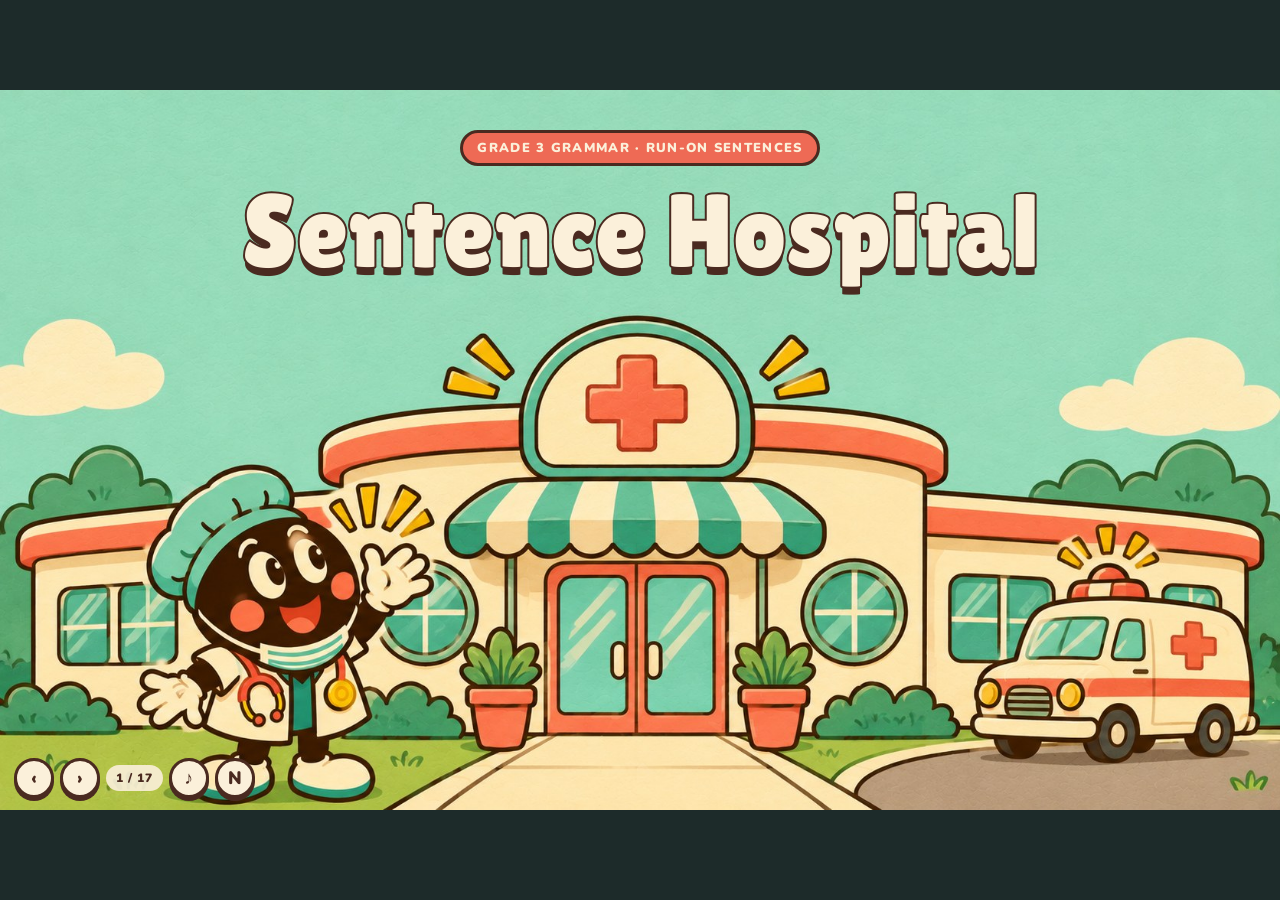
<file: projects/sentence-hospital/index.html>
<!DOCTYPE html>
<html lang="en"><head><meta charset="utf-8"><meta name="viewport" content="width=device-width, initial-scale=1">
<title>Sentence Hospital: fixing run-on sentences</title>
<link rel="preconnect" href="https://fonts.googleapis.com">
<link href="https://fonts.googleapis.com/css2?family=Lilita+One&family=Nunito:wght@600;800;900&display=swap" rel="stylesheet">
<style>
:root{--mint:#8CCBB2;--mintd:#5FAF93;--coral:#EE6A55;--cream:#FBF0DA;--mustard:#F2B83B;--teal:#2E7F79;--brown:#4A2A20;--paper:#FFF8EA}
*{box-sizing:border-box}
html,body{margin:0;height:100%;background:#1d2b2a;overflow:hidden;font-family:Nunito,system-ui,sans-serif}
#fit{position:absolute;inset:0;display:flex;align-items:center;justify-content:center}
#stage{width:1280px;height:720px;flex:none;position:relative;overflow:hidden;color:var(--brown);transform-origin:center;background:var(--mint)}
.slide{position:absolute;inset:0;opacity:0;transition:opacity .35s ease}
.slide.on{opacity:1}
.slide>*{position:absolute}
.bg{inset:0;width:100%;height:100%;object-fit:cover}
.lil{font-family:'Lilita One',sans-serif;font-weight:400}
h1,h2{font-family:'Lilita One',sans-serif;font-weight:400;margin:0;line-height:1.02}
.ttl{background:var(--cream);border:4px solid var(--brown);border-radius:22px;box-shadow:0 5px 0 var(--brown);padding:12px 24px 14px}
.ttl h1{font-size:44px!important;margin-top:8px!important}
.card{background:var(--cream);border:4px solid var(--brown);border-radius:24px;box-shadow:0 6px 0 var(--brown)}
.pill{border:3px solid var(--brown);border-radius:999px;box-shadow:0 4px 0 var(--brown)}
.tag{display:inline-block;font:900 13px Nunito;letter-spacing:.1em;text-transform:uppercase;padding:6px 14px;border-radius:999px;background:var(--mustard);border:3px solid var(--brown)}
button{font-family:inherit;cursor:pointer}
button:focus-visible{outline:4px solid var(--mustard);outline-offset:3px}
.btn{display:inline-flex;align-items:center;gap:10px;background:var(--cream);color:var(--brown);border:4px solid var(--brown);border-radius:20px;box-shadow:0 6px 0 var(--brown);padding:10px 22px 10px 12px;font:900 19px Nunito;transition:transform .12s,box-shadow .12s}
.btn:hover{transform:translateY(-2px)}.btn:active{transform:translateY(4px);box-shadow:0 2px 0 var(--brown)}
.btn img{width:46px;height:46px;object-fit:contain}
.btn.big{font-size:24px;padding:14px 28px 14px 14px}.btn.big img{width:60px;height:60px}
.btn.coral{background:var(--coral);color:var(--cream)}.btn.teal{background:var(--teal);color:var(--cream)}.btn.mustard{background:var(--mustard)}
.btn[disabled]{opacity:.45;cursor:default;transform:none}
/* builds */
[data-step]{transition:opacity .35s,transform .35s}
.hide-step{opacity:0;transform:translateY(14px);pointer-events:none}
/* strip */
.strip{display:inline-flex;align-items:stretch;position:relative;height:var(--h,104px);font-family:'Lilita One',sans-serif;font-size:var(--fs,36px);white-space:nowrap;filter:drop-shadow(0 6px 0 rgba(74,42,32,.22));transition:transform .7s cubic-bezier(.3,1.5,.5,1)}
.strip .capl,.strip .capr{height:100%;width:auto;flex:none;display:block}
.strip .capl{width:calc(var(--h,104px)*.62);object-fit:cover;object-position:left center;margin-right:-2px}
.strip .capr{width:calc(var(--h,104px)*.5);object-fit:cover;object-position:right center;margin-left:-2px}
.strip.hasface .capl{width:calc(var(--h,104px)*1.12)}
.strip .mid{display:flex;align-items:center;background:url(art/mid.png) center/100% 100% no-repeat;padding:0 4px 4px}
.strip .face{position:absolute;left:-16px;top:50%;width:calc(var(--h,104px)*1.06);height:calc(var(--h,104px)*1.06);margin-top:calc(var(--h,104px)*-.53);object-fit:contain;transition:transform .3s;z-index:2}
.strip .face.pop{animation:pop .5s}
.w{display:inline-block;transition:color .3s,background .3s;border-radius:8px;padding:0 3px}
.w.hl1{background:rgba(140,203,178,.75)}.w.hl2{background:rgba(242,184,59,.6)}
.gap{display:inline-block;width:24px;height:52px;vertical-align:middle;position:relative;border:none;background:none;padding:0;margin:0}
.gap::after{content:'';position:absolute;left:10px;top:8px;width:4px;height:36px;border-radius:2px;background:transparent}
.gap.live::after{background:rgba(74,42,32,.22)}
.gap.live{cursor:pointer}.gap.live:hover::after{background:var(--coral);width:6px;left:9px}
.gap.live:hover::before{content:'';position:absolute;left:-18px;top:-62px;width:60px;height:60px;background:url(art/scissors.png) center/contain no-repeat;transform:rotate(90deg)}
.gap.miss::after{background:var(--coral)}
.punct{display:inline-block;color:var(--coral);animation:pop .5s}
@keyframes pop{0%{transform:scale(0)}60%{transform:scale(1.5)}100%{transform:scale(1)}}
@keyframes shake{0%,100%{transform:translateX(0)}20%{transform:translateX(-12px)}40%{transform:translateX(10px)}60%{transform:translateX(-6px)}80%{transform:translateX(4px)}}
.shake{animation:shake .45s}
@keyframes bob{0%,100%{transform:translateY(0)}50%{transform:translateY(-8px)}}
.bob{animation:bob 1.6s ease-in-out infinite}
/* labels */
.lab{position:absolute;font:900 14px Nunito;letter-spacing:.06em;text-transform:uppercase;padding:5px 12px;border-radius:999px;border:3px solid var(--brown);white-space:nowrap}
/* cart */
.cart{position:absolute;left:0;top:0;width:1280px;height:720px;transition:transform 1.1s cubic-bezier(.45,1.25,.55,1)}
.cart.off-left{transform:translateX(-1500px)}.cart.off-right{transform:translateX(1500px);transition:transform 1s cubic-bezier(.55,0,.8,.6)}
.gurney{position:absolute;left:340px;top:330px;width:600px}
.slot{position:absolute;left:0;right:0;top:318px;display:flex;justify-content:center;align-items:center;gap:0}
.slot .strip+.strip{margin-left:56px}
/* hud */
.hud-step{display:flex;gap:8px;align-items:center}
.hud-step span{font:900 15px Nunito;padding:7px 14px;border:3px solid var(--brown);border-radius:999px;background:var(--cream);opacity:.6}
.hud-step span.done{background:var(--teal);color:var(--cream);opacity:1}.hud-step span.now{background:var(--mustard);opacity:1;transform:scale(1.08)}
.bubble{background:#fff;border:4px solid var(--brown);border-radius:22px;padding:12px 18px;font:800 18px Nunito;box-shadow:0 5px 0 var(--brown);max-width:330px}
.bubble::after{content:'';position:absolute;left:-18px;bottom:22px;border:12px solid transparent;border-right:18px solid var(--brown)}
.bubble.up::after{left:40px;bottom:-30px;border:13px solid transparent;border-top:17px solid var(--brown)}
/* chrome */
#nav{position:absolute;left:14px;bottom:12px;z-index:50;display:flex;gap:6px;align-items:center}
#nav button{width:40px;height:40px;border-radius:50%;border:3px solid var(--brown);background:var(--cream);font:900 18px Nunito;color:var(--brown);box-shadow:0 3px 0 var(--brown)}
#nav .count{font:900 12px Nunito;letter-spacing:.08em;background:rgba(251,240,218,.9);padding:5px 10px;border-radius:999px}
#notes{position:absolute;right:0;top:0;bottom:0;width:390px;background:#FFFDF6;border-left:5px solid var(--brown);z-index:60;transform:translateX(100%);transition:transform .3s;padding:22px 24px;overflow:auto;font-size:15.5px;line-height:1.5}
#notes.on{transform:none}
#notes h3{font-family:'Lilita One';font-weight:400;font-size:24px;margin:0 0 6px;color:var(--teal)}
#notes .k{font:900 11px Nunito;letter-spacing:.1em;color:var(--coral);margin-top:14px}
#notes ul{margin:4px 0 0;padding-left:18px}
#modal{position:absolute;inset:0;z-index:70;background:rgba(29,43,42,.6);display:none;align-items:center;justify-content:center}
#modal.on{display:flex}
.confetti{position:absolute;inset:0;pointer-events:none;overflow:hidden;z-index:40}
.confetti i{position:absolute;top:-30px;width:14px;height:20px;border:2px solid var(--brown);border-radius:3px;animation:fall linear forwards}
@keyframes fall{to{transform:translateY(820px) rotate(600deg)}}
.cue{display:flex;align-items:center;gap:8px;background:#fff;padding:5px 16px 5px 6px;font:900 15px Nunito}
.cue img{width:38px;height:38px;object-fit:contain}
.timer{min-width:56px;text-align:center;font:900 16px Nunito;color:var(--coral)}
</style></head><body>
<div id="fit"><div id="stage">
 <div id="slides"></div>
 <div id="nav"><button id="prev" aria-label="Previous">‹</button><button id="nxt" aria-label="Next">›</button><span class="count" id="count"></span><button id="mute" aria-label="Sound on or off" title="Sound (M)">♪</button><button id="nbtn" aria-label="Teacher notes" title="Teacher notes (N)">N</button></div>
 <aside id="notes" aria-label="Teacher notes"></aside>
 <div id="modal" role="dialog" aria-modal="true"></div>
</div></div>
<script>
const $=s=>document.querySelector(s);
/* ---------- sound ---------- */
let AC=null,muted=false;
function ac(){if(!AC){try{AC=new (window.AudioContext||window.webkitAudioContext)()}catch(e){}}if(AC&&AC.state==='suspended')AC.resume();return AC}
function tone(f,d,type='sine',vol=.18,t0=0,slide){const a=ac();if(!a||muted)return;const o=a.createOscillator(),g=a.createGain(),t=a.currentTime+t0;o.type=type;o.frequency.setValueAtTime(f,t);if(slide)o.frequency.exponentialRampToValueAtTime(slide,t+d);g.gain.setValueAtTime(vol,t);g.gain.exponentialRampToValueAtTime(.001,t+d);o.connect(g).connect(a.destination);o.start(t);o.stop(t+d+.05)}
function noise(d,f1,f2,vol=.25,t0=0,q=1){const a=ac();if(!a||muted)return;const n=a.createBufferSource(),b=a.createBuffer(1,a.sampleRate*d,a.sampleRate),c=b.getChannelData(0);for(let i=0;i<c.length;i++)c[i]=Math.random()*2-1;n.buffer=b;const fl=a.createBiquadFilter();fl.type='bandpass';fl.Q.value=q;const t=a.currentTime+t0;fl.frequency.setValueAtTime(f1,t);fl.frequency.exponentialRampToValueAtTime(f2,t+d);const g=a.createGain();g.gain.setValueAtTime(vol,t);g.gain.exponentialRampToValueAtTime(.001,t+d);n.connect(fl).connect(g).connect(a.destination);n.start(t)}
const SFX={
 snip(){noise(.06,6000,3000,.5,0,3);noise(.07,5000,2500,.5,.12,3)},
 roll(){noise(1.0,300,900,.18,0,.7);for(let i=0;i<6;i++)tone(140+i*6,.05,'triangle',.06,i*.14)},
 rollout(){noise(.9,900,250,.18,0,.7)},
 ding(){tone(880,.18,'sine',.2);tone(1320,.35,'sine',.18,.12)},
 boop(){tone(260,.28,'square',.08,0,150)},
 pop(){tone(500,.12,'triangle',.25,0,1200)},
 bandage(){noise(.25,1200,400,.2,0,1.2);tone(660,.12,'sine',.12,.2)},
 click(){tone(1200,.04,'square',.05)},
 fanfare(){[523,659,784,1047].forEach((f,i)=>tone(f,.3,'triangle',.16,i*.13));tone(1047,.6,'sine',.12,.55)},
 tick(){tone(1500,.03,'square',.05)}};
/* ---------- helpers ---------- */
const A=n=>`art/${n}.${['room','title'].includes(n)?'jpg':'png'}`;
function wordsHTML(ws,opts={}){let h='';ws.forEach((w,i)=>{h+=`<span class="w" data-i="${i}">${w}</span>`;if(i<ws.length-1)h+=`<button class="gap ${opts.live?'live':''}" data-g="${i}" aria-label="Cut after ${w.replace(/[^\w']/g,'')}" ${opts.live?'':'tabindex="-1"'}></button>`});return h}
function strip(ws,face='face_fever',opts={}){const st=(opts.size?`--fs:${opts.size}px;--h:${Math.round(opts.size*2.9)}px;`:'');return `<div class="strip ${face?'hasface':''}" ${opts.id?`id="${opts.id}"`:''} style="${st}">${face?`<img class="face" src="${A(face)}" alt="">`:''}<img class="capl" src="${A(opts.tornL?'torn_l':'cap_l')}" alt=""><div class="mid">${opts.raw||wordsHTML(ws,opts)}</div><img class="capr" src="${A(opts.tornR?'torn_r':'cap_r')}" alt=""></div>`}
function confetti(n=60){const c=document.createElement('div');c.className='confetti';const C=['#EE6A55','#F2B83B','#8CCBB2','#2E7F79','#FBF0DA'];for(let k=0;k<n;k++){const i=document.createElement('i');i.style.left=Math.random()*100+'%';i.style.background=C[k%5];i.style.animationDuration=(1.8+Math.random()*1.6)+'s';i.style.animationDelay=(Math.random()*.5)+'s';c.appendChild(i)}$('#stage').appendChild(c);setTimeout(()=>c.remove(),4200)}
function cue(icon,text,timer){return `<div class="cue pill">${icon?`<img src="${A(icon)}" alt="">`:''}<span>${text}</span>${timer?`<button class="btn" style="padding:4px 10px 4px 6px;font-size:14px;border-width:3px;box-shadow:0 3px 0 var(--brown);margin-left:4px" onclick="startTimer(this,${timer})"><img src="${A('stopwatch')}" style="width:26px;height:26px" alt="">${timer}s</button>`:''}</div>`}
let timerIv=null;
function startTimer(btn,sec){clearInterval(timerIv);let s=sec;btn.lastChild.textContent=' '+s+'s';timerIv=setInterval(()=>{s--;btn.lastChild.textContent=' '+s+'s';if(s<=3&&s>0)SFX.tick();if(s<=0){clearInterval(timerIv);btn.lastChild.textContent=' done!';SFX.ding()}},1000)}
/* ---------- patients ---------- */
const POOL=[
 {w:['The','bell','rang','the','kids','ran','outside.'],cut:2,conj:['and','so'],fix:'comma'},
 {w:['I','wanted','pancakes','we','had','cereal.'],cut:2,conj:['but'],fix:'comma'},
 {w:['It','started','to','rain','we','went','inside.'],cut:3,conj:['so'],fix:'comma'},
 {w:['Maya','loves','soccer','her','brother','loves','art.'],cut:2,conj:['and','but'],fix:'either'},
 {w:['The','oven','beeped','the','cookies','were','ready.'],cut:2,conj:['and','so'],fix:'period'},
 {w:['My','shoe','came','untied','I','tripped','on','the','lace.'],cut:3,conj:['and','so'],fix:'comma'},
 {w:['Leo','tried','to','whistle','no','sound','came','out.'],cut:3,conj:['but'],fix:'comma'},
 {w:['The','lights','went','out','everyone','screamed.'],cut:3,conj:['and','so'],fix:'period'},
 {w:['We','planted','seeds','in','May','flowers','bloomed','in','June.'],cut:4,conj:['and'],fix:'either'},
 {w:['Grandpa','told','a','joke','we','all','laughed.'],cut:3,conj:['and','so'],fix:'comma'},
 {w:['The','tired','puppy','fell','asleep','on','the','warm','rug.'],healthy:true},
 {w:['After','lunch,','our','class','read','a','funny','book.'],healthy:true},
 {w:['My','little','brother','and','I','built','a','giant','blanket','fort.'],healthy:true},
 {w:['The','huge','yellow','school','bus','rumbled','down','the','street.'],healthy:true}];
const FACES=['face_fever','face_sleepy','face_grumpy','face_sneeze','face_dizzy'];
function shuffle(a){a=a.slice();for(let i=a.length-1;i>0;i--){const j=Math.floor(Math.random()*(i+1));[a[i],a[j]]=[a[j],a[i]]}return a}
function newRound(){const ro=shuffle(POOL.filter(p=>!p.healthy)),he=shuffle(POOL.filter(p=>p.healthy));
 let pick=[...ro.filter(p=>p.fix==='comma').slice(0,2),...ro.filter(p=>p.fix!=='comma').slice(0,2),...he.slice(0,2)];
 pick=shuffle(pick);while(pick[0].healthy)pick=shuffle(pick);return pick.map((p,i)=>Object.assign({},p,{face:FACES[i%FACES.length]}))}
let GAME=newRound();
const ORDER={comma:'Bonus challenge: try a comma bandage for a star!'};
const HINT={diagnose:'Look for who did what. Then look again. Do you see TWO of them?',operate:'Find the end of the first thought: who did what. Cut right after it.',treat:'Both fixes work! For a comma bandage, try and, but or so out loud. Which one makes sense?',conj:'Read it aloud with each word. Which one makes sense?'};
/* engine used by practice slides and the game */
function Patient(root,p,mode,done){
 const S={step:'diagnose',p,root,mode,lives:3};
 const isGame=mode==='game';
 root.innerHTML=`<div class="cart off-left" id="cart"><img class="gurney" src="${A('gurney')}" alt=""><div class="slot" id="slot">${strip(p.w,p.face,{id:'st'})}</div></div>
  <div id="ctrl" style="position:absolute;left:0;right:0;top:590px;display:flex;justify-content:center;gap:18px"></div>`;
 const cart=root.querySelector('#cart'),ctrl=root.querySelector('#ctrl');
 requestAnimationFrame(()=>requestAnimationFrame(()=>{cart.classList.remove('off-left');SFX.roll()}));
 function setCtrl(h){ctrl.innerHTML=h}
 function say(t,pose){S.onSay&&S.onSay(t,pose)}
 function wrong(t){SFX.boop();root.querySelector('#st')?.classList.add('shake');setTimeout(()=>root.querySelector('#st')?.classList.remove('shake'),500);if(isGame&&!S.bonus){S.lives--;S.onLives&&S.onLives(S.lives);if(S.lives<=0){say('Dr. Dot will help! '+HINT[S.step],'dot_clip');S.lives=3;setTimeout(()=>S.onLives&&S.onLives(3),900);return}}say(t,'dot_sorry')}
 function diagnose(){S.step='diagnose';S.onStep&&S.onStep(0);setCtrl(`<button class="btn big coral" id="bRun"><img src="${A('face_fever')}" alt="">Run-on (sick)</button><button class="btn big teal" id="bOk"><img src="${A('face_proud')}" alt="">Healthy</button>`);
  ctrl.querySelector('#bRun').onclick=()=>{if(p.healthy)return wrong('Look again. Is there a second "who did what"?');SFX.ding();say('Good diagnosis! Two thoughts, no stop.','dot_thumb');operate()};
  ctrl.querySelector('#bOk').onclick=()=>{if(!p.healthy)return wrong('Hmm. Count the thoughts. Who did what? Anyone else?');cureHealthy()}}
 function cureHealthy(){SFX.ding();const st=root.querySelector('#st');const f=st.querySelector('.face');f.src=A('face_proud');f.classList.add('pop');say('Healthy! Long sentences can be correct. One complete thought.','dot_thumb');S.onStep&&S.onStep(3);finish()}
 function operate(){S.step='operate';S.onStep&&S.onStep(1);setCtrl(`<div class="pill cue" style="font-size:18px">Tap the spot where the first thought ends.</div>`);
  const st=root.querySelector('#st');st.querySelectorAll('.gap').forEach(g=>{g.classList.add('live');g.tabIndex=0;g.onclick=()=>{const gi=+g.dataset.g;if(gi!==p.cut){g.classList.add('miss');setTimeout(()=>g.classList.remove('miss'),600);return wrong('Not quite. Does the first part have a who AND a did what?')}cut()}})}
 function cut(){SFX.snip();const slot=root.querySelector('#slot');const L=p.w.slice(0,p.cut+1),R=p.w.slice(p.cut+1);
  slot.innerHTML=strip(L,p.face,{id:'sL',tornR:true})+strip(R,null,{id:'sR',tornL:true});const sL=slot.querySelector('#sL'),sR=slot.querySelector('#sR');
  sL.style.transform='translateX(20px) rotate(0)';sR.style.transform='translateX(-20px)';requestAnimationFrame(()=>{sL.style.transform='translateX(-6px) rotate(-3deg)';sR.style.transform='translateX(6px) rotate(3deg)'});
  say('Snip! Now how do we fix it?','dot_scissors');treat()}
 function treat(){S.step='treat';S.onStep&&S.onStep(2);const ord=p.fix==='comma'&&!S.bonus?`<div class="pill cue" style="position:absolute;top:-58px;left:50%;transform:translateX(-50%);font-size:17px;white-space:nowrap"><img src="${A('star')}" alt="">${ORDER[p.fix]}</div>`:'';setCtrl(ord+`<button class="btn big" id="bP"><img src="${A('stitch')}" alt="">Period stitch</button><button class="btn big" id="bC"><img src="${A('comma_bandage')}" alt="">Comma bandage</button>`);
  ctrl.querySelector('#bP').onclick=period;ctrl.querySelector('#bC').onclick=pickConj}
 function period(){S.fixedBy='period';SFX.pop();const sL=root.querySelector('#sL'),sR=root.querySelector('#sR');const last=sL.querySelectorAll('.w');last[last.length-1].insertAdjacentHTML('beforeend','<span class="punct">.</span>');
  const first=sR.querySelector('.w');setTimeout(()=>{first.style.transition='transform .3s';first.style.transform='rotateX(90deg)';setTimeout(()=>{first.textContent=first.textContent.charAt(0).toUpperCase()+first.textContent.slice(1);first.style.color='var(--coral)';first.style.transform='none';SFX.pop()},300)},350);
  sL.style.transform='translateX(-14px) rotate(-1deg)';sR.style.transform='translateX(14px) rotate(1deg)';cured('Two healthy sentences! A period and a capital letter.')}
 function pickConj(){SFX.click();setCtrl(['and','but','so'].map(c=>`<button class="btn big mustard" data-c="${c}" style="min-width:150px;justify-content:center;padding-left:22px">, ${c}</button>`).join('')+(S.bonus?'':`<button class="btn" id="bBack" style="align-self:center">‹ back</button>`));
  ctrl.querySelectorAll('[data-c]').forEach(b=>b.onclick=()=>{const c=b.dataset.c;if(!p.conj.includes(c))return wrong(`Read it with "${c}". Does that make sense here?`);bandage(c)});const bb=ctrl.querySelector('#bBack');if(bb)bb.onclick=treat}
 function bandage(c){SFX.bandage();const slot=root.querySelector('#slot');const L=p.w.slice(0,p.cut+1),R=p.w.slice(p.cut+1);
  const raw=`${L.map(w=>`<span class="w">${w}</span>`).join(' ')}<span class="punct" style="margin:0 6px 0 0">,</span><span class="w" style="position:relative;color:var(--teal);margin:0 22px 0 18px"><img src="${A('bandage')}" alt="" style="position:absolute;left:-16px;top:-4px;width:calc(100% + 32px);height:54px;object-fit:fill;z-index:0"><span style="position:relative;z-index:1">${c}</span></span> ${R.map(w=>`<span class="w">${w}</span>`).join(' ')}`;slot.innerHTML=strip([],p.face,{id:'sJ',raw});
  const j=slot.querySelector('#sJ');j.style.transform='scale(.9)';requestAnimationFrame(()=>j.style.transform='none');const star=p.fix==='comma';if(star){S.bonusDone=true;S.onStar&&S.onStar()}S.fixedBy='comma';cured(`Bandaged with ", ${c}." One healthy sentence!${star?' You earned a bonus star!':''}`)}
 function cured(msg){setTimeout(()=>{SFX.ding();root.querySelectorAll('.strip .face').forEach(f=>{f.src=A('face_super');f.classList.add('pop')});const sR=root.querySelector('#sR');if(sR&&!sR.querySelector('.face')){sR.classList.add('hasface');sR.insertAdjacentHTML('afterbegin',`<img class="face pop" src="${A('face_happy')}" alt="">`)}confetti(30)},700);say(msg,'dot_cheer');S.onStep&&S.onStep(3);finish()}
 function finish(){const offer=p.fix==='comma'&&S.fixedBy==='period'&&!S.bonusDone;const bonusBtn=offer?`<button class="btn big mustard" id="bBonus"><img src="${A('star')}" alt="">Bonus: try a comma bandage</button>`:'';setCtrl(bonusBtn+(isGame?`<button class="btn big teal" id="bNext"><img src="${A('gurney')}" alt="">Next patient</button>`:`<span class="pill cue" style="font-size:18px"><img src="${A('star')}" alt="">Patient healed!</span>`));
  if(offer)ctrl.querySelector('#bBonus').onclick=()=>{S.bonus=true;const slot=root.querySelector('#slot');slot.innerHTML=strip(p.w.slice(0,p.cut+1),p.face,{id:'sL',tornR:true})+strip(p.w.slice(p.cut+1),null,{id:'sR',tornL:true});say('Same patient, new treatment. Which helper word fits?','dot_think');pickConj()};
  if(isGame)ctrl.querySelector('#bNext').onclick=()=>{SFX.rollout();cart.classList.add('off-right');setCtrl('');setTimeout(done,950)}}
 diagnose();
 return S}
/* ---------- slides ---------- */
const SL=[];
SL.push({id:'title',steps:0,html:()=>`<img class="bg" src="${A('title')}" alt="A cheerful retro hospital with Dr. Dot waving at the door.">
 <div style="left:0;right:0;top:40px;text-align:center"><div class="tag" style="background:var(--coral);color:var(--cream)">Grade 3 grammar · Run-on sentences</div>
  <h1 style="font-size:104px;color:var(--cream);-webkit-text-stroke:4px var(--brown);paint-order:stroke fill;text-shadow:0 8px 0 var(--brown);margin-top:12px">Sentence Hospital</h1></div>`,
 notes:{t:'Welcome to Sentence Hospital',say:['"Today our classroom is a hospital, and you are the surgeons. Some sentences came in feeling sick, and we\'re going to find out what\'s wrong and fix them."'],tips:['Optional: hand out "surgeon badges" (sticky notes) to build the role-play.'],ans:[]}});
SL.push({id:'hook',steps:1,html:()=>`<img class="bg" src="${A('room')}" alt="">
 <div class="ttl" style="left:40px;top:24px"><div class="tag">The breath test</div><h1 style="font-size:52px;margin-top:10px">Read this in ONE breath!</h1></div>
 <div style="left:60px;right:60px;top:190px;display:flex;justify-content:center">${strip(['My','dog','ate','my','homework','my','teacher','did','not','believe','me','I','had','to','do','it','again'],'face_dizzy',{size:17})}</div>
 <div data-step="1" style="left:0;right:0;top:360px;display:flex;justify-content:center"><div class="card" style="padding:18px 28px;display:flex;gap:20px;align-items:center;max-width:820px"><img src="${A('dot_oops')}" style="height:150px" alt=""><div><h2 style="font-size:38px;color:var(--coral)">Out of breath?</h2><div style="font:800 21px Nunito;margin-top:6px">That sentence is sick! It's a <b>run-on sentence</b>, and today we'll learn how to fix it.</div></div></div></div>
 <div style="left:60px;bottom:70px">${cue('speech','WHOLE CLASS: try it together!')}</div>`,
 notes:{t:'Hook: the breath test',say:['Read the strip aloud with the class without pausing. Exaggerate running out of air.','"Why was that hard to read? What would help?" Take 2 or 3 answers.','Click to reveal: "That sentence is sick. It\'s a run-on."'],tips:['Students may say "it needs commas." Accept it for now. You\'ll show when commas work later.'],ans:[]}});
SL.push({id:'goal',steps:0,html:()=>`<img class="bg" src="${A('room')}" alt="">
 <div class="card" style="left:150px;top:120px;width:640px;padding:34px 40px"><div class="tag" style="background:var(--teal);color:var(--cream)">Today's goal</div>
  <h1 style="font-size:58px;margin-top:14px">I can find and fix run-on sentences.</h1>
  <div style="font:800 18px Nunito;margin-top:16px;color:var(--teal)">Florida B.E.S.T. · ELA.3.C.3.1 (conventions of standard English)</div></div>
 <img src="${A('dot_wave')}" style="left:830px;top:150px;height:380px" class="bob" alt="Dr. Dot waving.">`,
 notes:{t:'Learning goal',say:['Read the goal together. "By the end, you\'ll be able to spot a sick sentence and operate on it."'],tips:['Point to the goal again before the game and at the exit ticket.'],ans:[]}});
SL.push({id:'healthy',steps:3,html:()=>`<img class="bg" src="${A('room')}" alt="">
 <div class="ttl" style="left:40px;top:24px"><div class="tag">Mini-lesson</div><h1 style="font-size:52px;margin-top:10px">What makes a sentence healthy?</h1></div>
 <div style="left:0;right:0;top:250px;display:flex;justify-content:center">${strip(['The','puppy','barked','at','the','mail','truck.'],'face_proud',{id:'hs'})}</div>
 <div data-step="1" class="lab" style="left:395px;top:200px;background:var(--mint)">Who or what?</div>
 <div data-step="2" class="lab" style="left:600px;top:200px;background:var(--mustard)">Did what?</div>
 <div data-step="3" style="left:0;right:0;top:420px;display:flex;justify-content:center"><div class="card" style="padding:16px 26px;font:800 22px Nunito;display:flex;gap:16px;align-items:center"><img src="${A('stethoscope')}" style="width:64px" alt=""><div>A healthy sentence has a <b style="color:var(--teal)">who or what</b> + <b style="color:#C98A00">what they did</b>, and it tells <b>one complete thought</b>.</div></div></div>`,
 onStep:(s,el)=>{const w=el.querySelectorAll('#hs .w');w.forEach(x=>x.classList.remove('hl1','hl2'));if(s>=1){w[0].classList.add('hl1');w[1].classList.add('hl1')}if(s>=2){w[2].classList.add('hl2')}},
 notes:{t:'What makes a sentence healthy?',say:['Click 1: "Who is this sentence about?" (the puppy)','Click 2: "What did the puppy do?" (barked)','Click 3: read the rule together.'],tips:['Use "who or what" and "did what" rather than "subject" and "predicate" for now. Add the terms later if your class is ready.'],ans:['Who: The puppy · Did what: barked']}});
SL.push({id:'runon',steps:3,html:()=>`<img class="bg" src="${A('room')}" alt="">
 <div class="ttl" style="left:40px;top:24px"><div class="tag">Mini-lesson</div><h1 style="font-size:52px;margin-top:10px">So what's a run-on?</h1></div>
 <div style="left:0;right:0;top:250px;display:flex;justify-content:center">${strip(['The','puppy','barked','the','cat','ran','away.'],'face_fever',{id:'rs'})}</div>
 <div data-step="1" class="lab" style="left:440px;top:200px;background:var(--mint)">Thought 1</div>
 <div data-step="2" class="lab" style="left:690px;top:200px;background:var(--mustard)">Thought 2</div>
 <div data-step="3" style="left:0;right:0;top:420px;display:flex;justify-content:center"><div class="card" style="padding:16px 26px;font:800 22px Nunito;display:flex;gap:16px;align-items:center;max-width:900px"><img src="${A('face_fever')}" style="width:64px" alt=""><div>A <b style="color:var(--coral)">run-on</b> is two complete thoughts squished together with <b>no stop</b> between them.</div></div></div>`,
 onStep:(s,el)=>{const w=el.querySelectorAll('#rs .w');w.forEach(x=>x.classList.remove('hl1','hl2'));if(s>=1)[0,1,2].forEach(i=>w[i].classList.add('hl1'));if(s>=2)[3,4,5,6].forEach(i=>w[i].classList.add('hl2'))},
 notes:{t:'What is a run-on?',say:['Click 1: "Here\'s one complete thought: the puppy barked."','Click 2: "But wait, there\'s another: the cat ran away."','Click 3: "Two thoughts, no stop. That\'s a run-on."'],tips:['Misconception: "run-on means too long." Plant the seed now that it\'s about the number of thoughts, not the length.'],ans:[]}});
SL.push({id:'checkup',steps:3,html:()=>`<img class="bg" src="${A('room')}" alt="">
 <div class="ttl" style="left:40px;top:24px"><div class="tag">Dr. Dot's checkup</div><h1 style="font-size:52px;margin-top:10px">How to diagnose a sentence</h1></div>
 <div style="left:60px;right:300px;top:170px;display:flex;flex-direction:column;gap:16px">
  ${[['magnifier','Find a who or what + did what.','That\'s one thought.'],['magnifier','Keep reading. Is there ANOTHER who + did what?','Look after the first one ends.'],['face_fever','Two thoughts, no stop? It\'s a run-on!','One thought? It\'s healthy.']].map((x,i)=>`<div class="card" data-step="${i+1}" style="padding:14px 20px;display:flex;align-items:center;gap:16px;position:relative"><span class="lil" style="width:54px;height:54px;border-radius:50%;background:${['var(--mint)','var(--mustard)','var(--coral)'][i]};border:4px solid var(--brown);display:flex;align-items:center;justify-content:center;font-size:30px;flex:none">${i+1}</span><div><div class="lil" style="font-size:28px">${x[1]}</div><div style="font:800 17px Nunito;opacity:.8">${x[2]}</div></div><img src="${A(x[0])}" style="width:62px;margin-left:auto" alt=""></div>`).join('')}</div>
 <img src="${A('dot_clip')}" style="right:50px;top:200px;height:360px" alt="Dr. Dot with a clipboard.">
 <div style="left:60px;bottom:70px">${cue('thumb_up','THUMBS CHECK: Thumbs up if you can explain step 2 to a partner.')}</div>`,
 notes:{t:'Dr. Dot\'s checkup',say:['Reveal each step. Model it with the puppy and cat sentence from the last slide.','Have students repeat the steps with hand motions: magnifying glass, look again, two fingers.'],tips:['If many thumbs are sideways, re-model step 2 with a new sentence before moving on.'],ans:[]}});
SL.push({id:'treat',steps:2,html:()=>`<img class="bg" src="${A('room')}" alt="">
 <div class="ttl" style="left:40px;top:24px"><div class="tag">Mini-lesson</div><h1 style="font-size:52px;margin-top:10px">Two ways to fix a run-on</h1></div>
 <div class="card" data-step="1" style="left:60px;top:160px;width:560px;padding:20px 24px">
  <div style="display:flex;align-items:center;gap:14px"><img src="${A('stitch')}" style="width:76px" alt=""><div><div class="lil" style="font-size:34px;color:var(--teal)">Period stitch</div><div style="font:800 16px Nunito">Make two sentences. Add a period, then a capital letter.</div></div></div>
  <div style="margin-top:14px;font:800 20px Nunito;background:#fff;border:3px dashed var(--brown);border-radius:16px;padding:12px 16px">The puppy barked<b style="color:var(--coral)">.</b> <b style="color:var(--coral)">T</b>he cat ran away.</div>
  <div style="display:flex;align-items:center;gap:8px;margin-top:12px;font:900 15px Nunito"><img src="${A('fist')}" style="width:44px" alt="">HAND SIGNAL: make a fist, like a dot.</div></div>
 <div class="card" data-step="2" style="left:660px;top:160px;width:560px;padding:20px 24px">
  <div style="display:flex;align-items:center;gap:14px"><img src="${A('comma_bandage')}" style="width:76px" alt=""><div><div class="lil" style="font-size:34px;color:var(--coral)">Comma bandage</div><div style="font:800 16px Nunito">Keep one sentence. Add a comma plus <b>and</b>, <b>but</b> or <b>so</b>.</div></div></div>
  <div style="margin-top:14px;font:800 20px Nunito;background:#fff;border:3px dashed var(--brown);border-radius:16px;padding:12px 16px">The puppy barked<b style="color:var(--coral)">, so</b> the cat ran away.</div>
  <div style="display:flex;align-items:center;gap:8px;margin-top:12px;font:900 15px Nunito"><img src="${A('two_fingers')}" style="width:44px" alt="">HAND SIGNAL: two fingers, a comma and a word.</div></div>
 <div style="left:60px;bottom:70px">${cue('speech','TURN & TALK: Which fix sounds better for this sentence? Why?',30)}</div>`,
 notes:{t:'Two treatments',say:['Reveal the period stitch. "We cut it into two sentences. Every new sentence starts with a capital."','Reveal the comma bandage. "A comma alone is not enough. It needs a helper word: and, but or so."','Practice the hand signals together: fist = period stitch, two fingers = comma bandage.'],tips:['Big misconception: a comma by itself fixes a run-on (a comma splice). Stress that the bandage is the comma AND the word.','Both fixes are correct. The comma bandage just needs the helper word that makes sense.'],ans:['Both work. "so" shows the cat ran because the puppy barked.']}});
SL.push({id:'comma',steps:4,html:()=>`<img class="bg" src="${A('room')}" alt="">
 <div class="ttl" style="left:40px;top:24px"><div class="tag" style="background:var(--coral);color:var(--cream)">Comma bandage</div><h1 style="font-size:52px;margin-top:10px">How to use a comma bandage</h1></div>
 <div class="card" style="left:70px;right:70px;top:172px;padding:6px 22px;display:flex;align-items:center;gap:14px;font:800 18px Nunito">
  <img src="${A('comma_bandage')}" style="width:42px" alt=""><div><b>Recipe:</b> thought 1 <b style="color:var(--coral);font-size:26px">,</b> <b style="color:var(--teal)">helper word</b> thought 2. The comma goes right <b>before</b> the helper word.</div></div>
 <div style="left:70px;right:70px;top:268px;display:grid;grid-template-columns:repeat(3,1fr);gap:30px">
  ${[['and','Adds more','We ate pizza<b style="color:var(--coral)">,</b> <b style="color:var(--teal)">and</b> we played.','var(--mint)'],['but','A surprise or opposite','I studied hard<b style="color:var(--coral)">,</b> <b style="color:var(--teal)">but</b> I felt nervous.','var(--mustard)'],['so','Tells what happened next','It rained<b style="color:var(--coral)">,</b> <b style="color:var(--teal)">so</b> we stayed inside.','var(--coral)']].map((x,k)=>`<div class="card" data-step="${k+1}" style="padding:12px 16px"><div style="display:flex;align-items:center;gap:10px"><span class="lil" style="background:${x[3]};border:4px solid var(--brown);border-radius:14px;padding:2px 14px;font-size:34px">${x[0]}</span><b style="font:900 17px Nunito">${x[1]}</b></div><div style="font:800 17px Nunito;margin-top:10px;background:#fff;border:3px dashed var(--brown);border-radius:14px;padding:8px 12px">${x[2]}</div></div>`).join('')}</div>
 <div class="card" data-step="4" style="left:70px;right:70px;top:450px;padding:6px 20px;display:flex;align-items:center;gap:16px;background:#FDE3DC">
  <img src="${A('dot_oops')}" style="height:72px" alt=""><div><div class="lil" style="font-size:28px;color:var(--coral)">A comma all alone can't fix it!</div><div style="font:800 18px Nunito;margin-top:4px"><s>It rained, we stayed inside.</s> &nbsp;✗ &nbsp;A bandage needs the comma <b>and</b> the helper word.</div></div></div>
 <div style="left:60px;bottom:66px">${cue('speech','TURN & TALK: Which helper word would you pick for "The bell rang ___ the kids ran outside"?',30)}</div>`,
 notes:{t:'How to use a comma bandage',say:['Read the recipe: thought 1, comma, helper word, thought 2.','Reveal and, but, so one at a time. For each, ask: "What does this word tell us?"','Reveal the warning: a comma alone makes a comma splice. The bandage only works with the helper word.'],tips:['Have students say the helper words with a gesture: and = hands together, but = hands apart, so = point forward.','Choose the helper word by meaning. Read the sentence aloud with each option.'],ans:['Turn & talk: "and" or "so" both work for the bell sentence.']}});
function practiceSlide(id,tagTxt,title,p,cueTxt,notes){return {id,steps:0,html:()=>`<img class="bg" src="${A('room')}" alt="">
 <div class="ttl" style="left:40px;top:24px"><div class="tag">${tagTxt}</div><h1 style="font-size:48px;margin-top:10px">${title}</h1></div>
 <div id="pz" style="left:0;top:0;width:1280px;height:720px"></div>
 <div id="dotz" style="left:20px;bottom:60px;width:320px;display:flex;flex-direction:column-reverse;align-items:flex-start"></div>
 <div style="right:30px;bottom:66px;display:flex;flex-direction:column;gap:10px;align-items:flex-end">${cue('fist',cueTxt)}<button class="btn" onclick="passScalpel()"><img src="${A('scissors')}" alt="">Pass the scalpel</button></div>`,
 onEnter:(el)=>{const pz=el.querySelector('#pz'),dz=el.querySelector('#dotz');const P=Patient(pz,p,'practice');P.onSay=(t,pose)=>{dz.innerHTML=`<img src="${A(pose)}" style="height:150px;display:block" alt=""><div class="bubble up" style="position:relative;margin-bottom:8px">${t}</div>`}},notes}}
SL.push({id:'ido',steps:4,html:()=>`<img class="bg" src="${A('room')}" alt="">
 <div class="ttl" style="left:40px;top:24px"><div class="tag">I do</div><h1 style="font-size:48px;margin-top:10px">Watch me operate</h1></div>
 <img class="gurney" src="${A('gurney')}" style="position:absolute;left:340px;top:330px;width:600px" alt="">
 <div id="ido" style="left:0;right:0;top:318px;display:flex;justify-content:center">${strip(['My','sister','sang','a','song','everyone','clapped.'],'face_sneeze',{id:'is'})}</div>
 <div style="left:60px;right:60px;top:180px;display:flex;justify-content:center;gap:14px">
  ${['1. Find who + did what','2. Look again: another one?','3. Snip!','4. Stitch it'].map((t,i)=>`<div class="pill" data-step="${i+1}" style="background:${['var(--mint)','var(--mustard)','var(--coral)','var(--teal)'][i]};color:${i>1?'var(--cream)':'var(--brown)'};padding:10px 18px;font:900 18px Nunito">${t}</div>`).join('')}</div>
 <img src="${A('dot_clip')}" style="left:30px;top:500px;height:190px" alt="">`,
 onStep:(s,el)=>{const box=el.querySelector('#ido');const ws=['My','sister','sang','a','song','everyone','clapped.'];
  if(s<3){box.innerHTML=strip(ws,'face_sneeze',{id:'is'});const w=box.querySelectorAll('.w');if(s>=1)[0,1,2,3,4].forEach(i=>w[i].classList.add('hl1'));if(s>=2)[5,6].forEach(i=>w[i].classList.add('hl2'))}
  if(s===3){SFX.snip();box.innerHTML=strip(ws.slice(0,5),'face_sneeze',{id:'a',tornR:true})+'<span style="width:56px"></span>'+strip(ws.slice(5),null,{id:'b',tornL:true})}
  if(s===4){SFX.pop();box.innerHTML=strip(['My','sister','sang','a','song<span class="punct">.</span>'],'face_super',{tornR:true})+'<span style="width:56px"></span>'+strip(['<span style="color:var(--coral)">E</span>veryone','clapped.'],'face_happy',{tornL:true});confetti(30)}},
 notes:{t:'I do: think-aloud',say:['Click 1: "Who did something? My sister. What did she do? Sang a song. That\'s one thought."','Click 2: "I keep reading. Everyone clapped. Everyone is a who, clapped is a did what. That\'s a second thought!"','Click 3: "Two thoughts, no stop. I\'ll cut right after song."','Click 4: "Period stitch: a period after song, and a capital E."'],tips:['Think aloud slowly. Let students see you hesitate and check yourself.','You could also show the comma bandage: "My sister sang a song, and everyone clapped."'],ans:['Cut after "song." Fixes: "...a song. Everyone clapped." or "...a song, and everyone clapped."']}});
SL.push(practiceSlide('wedo1','We do','Operate together',{w:['We','went','to','the','zoo','I','saw','a','giraffe.'],cut:4,conj:['and'],face:'face_grumpy'},'SIGNAL: fist or two fingers?',{t:'We do: patient 1',say:['Read the sentence together. "Thumbs up if it\'s a run-on, thumbs down if healthy." Then click the answer the class chose.','"Where does the first thought end?" Call a student up with Pass the scalpel to tap the cut.','"Show me your signal: fist for period stitch, two fingers for comma bandage." Pick one and finish.'],tips:['If the class chooses the comma bandage, have them try each helper word aloud before choosing.'],ans:['Run-on. Cut after "zoo." Period stitch, or comma bandage with "and."']}));
SL.push(practiceSlide('wedo2','We do','One more together',{w:['I','studied','hard','I','still','felt','nervous.'],cut:2,conj:['but'],fix:'comma',face:'face_dizzy'},'TRY IT: which helper word fits?',{t:'We do: patient 2',say:['Same routine: diagnose, operate, treat.','The period stitch works, but go for the bonus comma bandage too. This one is perfect for "but" because the second part is a surprise. Ask: "Does and make sense? Does so? Does but?"'],tips:['Students often pick "and" for everything. Reading each option aloud builds the habit of checking meaning.'],ans:['Run-on. Cut after "hard." Best bandage: ", but."']}));
SL.push({id:'trick',steps:1,html:()=>`<img class="bg" src="${A('room')}" alt="">
 <div class="ttl" style="left:40px;top:24px"><div class="tag" style="background:var(--coral);color:var(--cream)">Trick case!</div><h1 style="font-size:50px;margin-top:10px">Is this patient sick?</h1></div>
 <div style="left:0;right:0;top:220px;display:flex;justify-content:center">${strip(['On','Saturday','morning,','my','little','brother','and','I','built','a','giant','blanket','fort.'],'face_dizzy',{id:'ts',size:28})}</div>
 <div style="left:0;right:0;top:360px;display:flex;justify-content:center">${cue('thumb_up','THUMBS UP = run-on · THUMBS DOWN = healthy')}</div>
 <div data-step="1" style="left:0;right:0;top:440px;display:flex;justify-content:center"><div class="card" style="padding:16px 26px;display:flex;gap:18px;align-items:center;max-width:900px"><img src="${A('dot_thumb')}" style="height:140px" alt=""><div><h2 style="font-size:34px;color:var(--teal)">Healthy! Long is not the same as sick.</h2><div style="font:800 19px Nunito;margin-top:6px">Who? <b>My little brother and I.</b> Did what? <b>Built a giant blanket fort.</b> Just ONE thought.</div></div></div></div>`,
 onStep:(s,el)=>{if(s>=1){const f=el.querySelector('#ts .face');f.src=A('face_proud');f.classList.add('pop');SFX.ding()}},
 notes:{t:'Trick case: long but healthy',say:['"Thumbs up if this is a run-on, down if healthy." Most students will vote run-on because it\'s long.','Reveal: "Let\'s check. Who? My brother and I. Did what? Built a fort. Is there another who + did what? No. Healthy!"'],tips:['This is the most important misconception slide. Length does not make a run-on.'],ans:['Healthy: one complete thought.']}});
SL.push({id:'ready',steps:0,html:()=>`<img class="bg" src="${A('room')}" alt="">
 <div class="card" style="left:170px;top:90px;width:940px;padding:30px 40px;text-align:center"><div class="tag">Teacher check-in</div>
  <h1 style="font-size:56px;margin-top:12px">Ready for surgery?</h1>
  <div style="display:flex;justify-content:center;gap:18px;margin-top:16px;font:800 20px Nunito;align-items:center"><img src="${A('thumb_up')}" style="width:70px" alt="">Ask the class for a thumbs check.</div>
  <div style="display:flex;justify-content:center;gap:24px;margin-top:26px">
   <button class="btn big teal" onclick="goId('howto')"><img src="${A('thumb_up')}" alt="">Mostly thumbs up: start ER Rush</button>
   <button class="btn big mustard" onclick="goId('bonus')"><img src="${A('dot_clip')}" alt="">Need more: bonus patient</button></div></div>
 <img src="${A('dot_think')}" style="left:540px;top:440px;height:240px" alt="">`,
 notes:{t:'Decision point',say:['"Thumbs up if you feel ready to operate on your own. Sideways if you\'re a little unsure. Down if you need more practice."'],tips:['If more than a few students are sideways or down, go to the bonus patient first. It returns here after.'],ans:[]}});
SL.push(Object.assign(practiceSlide('bonus','Bonus practice','Bonus patient',{w:['The','sun','came','out','we','played','tag.'],cut:3,conj:['so','and'],face:'face_sneeze'},'TRY IT: fist or two fingers?',{t:'Bonus patient',say:['Run this one slowly, thinking aloud with students. Then press next to return to the check-in.'],tips:['Have a confident student explain each step to the class.'],ans:['Run-on. Cut after "out." Period stitch, or ", so" / ", and."']}),{next:'ready'}));
SL.push({id:'howto',steps:0,html:()=>`<img class="bg" src="${A('room')}" alt="">
 <div class="ttl" style="left:40px;top:24px"><div class="tag" style="background:var(--coral);color:var(--cream)">Game time</div><h1 style="font-size:56px;margin-top:10px">How to play ER Rush</h1></div>
 <div style="left:60px;right:60px;top:150px;display:grid;grid-template-columns:repeat(3,1fr);gap:22px">
  ${[['face_fever','1. Diagnose','Is the patient a run-on or healthy?'],['scissors','2. Operate','Tap the spot where the first thought ends.'],['comma_bandage','3. Treat','Period stitch or comma bandage?']].map(x=>`<div class="card" style="padding:22px;text-align:center"><img src="${A(x[0])}" style="height:110px" alt=""><div class="lil" style="font-size:34px;margin-top:8px">${x[1]}</div><div style="font:800 18px Nunito;margin-top:4px">${x[2]}</div></div>`).join('')}</div>
 <div class="card" style="left:110px;right:110px;top:486px;padding:12px 20px;display:flex;justify-content:space-around;gap:20px;align-items:center;font:900 20px Nunito">
  <span style="display:flex;align-items:center;gap:8px"><img src="${A('heart1')}" style="width:40px" alt="">Wrong moves cost a heart</span>
  <span style="display:flex;align-items:center;gap:8px"><img src="${A('clipboard')}" style="width:40px" alt="">Save all 6 patients</span>
  <span style="display:flex;align-items:center;gap:8px"><img src="${A('star')}" style="width:44px" alt="">Comma bonus = star</span>
  <span style="display:flex;align-items:center;gap:8px"><img src="${A('bulb')}" style="width:44px" alt="">Stuck? Ask Dr. Dot</span></div>
 <div style="left:0;right:0;top:590px;display:flex;justify-content:center"><button class="btn big coral" onclick="GAME=newRound();go(cur+1)"><img src="${A('gurney')}" alt="">Start ER Rush</button></div>`,
 notes:{t:'How to play',say:['Explain the 3 steps. "Some patients are healthy, so diagnose carefully!"','Whole-class mode: students answer with hand signals and thumbs, and you or a chosen student click.'],tips:['Independent mode: open this deck on student devices and jump to the game slide.'],ans:[]}});
SL.push({id:'game',steps:0,html:()=>`<img class="bg" src="${A('room')}" alt="">
 <div class="pill lil" style="left:24px;top:16px;background:var(--coral);color:var(--cream);font-size:34px;padding:6px 22px 4px 64px;line-height:1">ER Rush</div>
 <img src="${A('scissors')}" style="left:14px;top:4px;width:66px;transform:rotate(-20deg)" alt="">
 <div class="hud-step" id="hs" style="left:440px;top:22px"><span>1 Diagnose</span><span>2 Operate</span><span>3 Treat</span></div>
 <div style="right:24px;top:12px;display:flex;align-items:center;gap:14px"><div id="lives" style="display:flex;gap:2px"></div>
  <div style="display:flex;align-items:center;gap:4px"><img src="${A('star')}" style="width:52px" alt=""><div class="lil" id="stars" style="font-size:30px">0</div></div><div style="position:relative;width:132px;height:62px"><img src="${A('clipboard')}" style="position:absolute;left:0;top:-6px;width:56px" alt=""><div style="position:absolute;left:66px;top:4px;line-height:1"><div class="lil" id="saved" style="font-size:30px">0/6</div><div style="font:900 11px Nunito;letter-spacing:.06em">SAVED</div></div></div></div>
 <div class="card" id="gtitle" style="left:330px;top:92px;width:620px;padding:10px 20px;text-align:center"><div class="lil" style="font-size:30px;color:var(--teal)" id="gt">Patient #1 is here!</div><div style="font:800 17px Nunito" id="gs">Diagnose: is it a run-on or healthy?</div></div>
 <div id="gz" style="left:0;top:0;width:1280px;height:720px"></div>
 <div id="gdot" style="left:20px;bottom:60px;width:320px;display:flex;flex-direction:column-reverse;align-items:flex-start"><img src="${A('dot_wave')}" style="height:150px;display:block" alt=""></div>
 <div style="right:24px;bottom:60px;display:flex;flex-direction:column;gap:10px;z-index:5">
  <button class="btn" id="askdot"><img src="${A('bulb')}" alt="">Ask Dr. Dot</button>
  <button class="btn" onclick="passScalpel()"><img src="${A('scissors')}" alt="">Pass the scalpel</button></div>`,
 onEnter:(el)=>startGame(el),
 notes:{t:'ER Rush',say:['Read each patient aloud with the class. Students show thumbs for diagnose, point for operate, and fist or two fingers for treat.','Use Pass the scalpel to bring students up to click.'],tips:['Ask Dr. Dot gives a hint for the current step. Use it when you want to scaffold.','Losing all hearts doesn\'t end the game: Dr. Dot steps in with a hint and the hearts refill.','Wrong helper words during a bonus try don\'t cost hearts.'],ans:['Patients are picked at random from a pool of 14 each time you play. Every round has 2 healthy patients and 4 run-ons. Both fixes are always accepted. On 2 patients, Dr. Dot offers a bonus star for using a comma bandage. See the teacher guide answer key for all 14.']}});
SL.push({id:'end',steps:0,html:()=>`<img class="bg" src="${A('title')}" alt="">
 <div style="left:0;right:0;top:34px;text-align:center"><div class="tag" style="background:var(--teal);color:var(--cream)">Discharge day</div>
  <h1 style="font-size:84px;color:var(--cream);-webkit-text-stroke:4px var(--brown);paint-order:stroke fill;text-shadow:0 7px 0 var(--brown);margin-top:10px">All patients saved!</h1>
  <div class="pill" style="display:inline-flex;align-items:center;gap:8px;background:var(--cream);padding:4px 18px 4px 6px;margin-top:8px;font:900 20px Nunito"><img src="${A('star')}" style="width:44px" alt="">Bonus stars: ${window.__stars||0}</div></div>
 <div class="card" style="left:300px;top:250px;width:680px;padding:22px 30px;display:flex;gap:20px;align-items:center"><img src="${A('whiteboard')}" style="width:110px" alt=""><div><div class="tag">Exit ticket</div><div style="font:800 21px Nunito;margin-top:8px">On a sticky note, fix this patient two ways:</div><div class="lil" style="font-size:28px;margin-top:6px;color:var(--coral)">The game ended we lined up.</div></div></div>
 <div style="right:40px;bottom:60px;display:flex;flex-direction:column;gap:12px">
  <button class="btn big coral" onclick="GAME=newRound();goId('game')"><img src="${A('gurney')}" alt="">Play again (new patients)</button>
  <button class="btn big" onclick="go(0)"><img src="${A('dot_wave')}" alt="">Restart the lesson</button></div>`,
 onEnter:()=>{SFX.fanfare();confetti(90)},
 notes:{t:'Exit ticket',say:['"Fix this run-on two ways: once with a period stitch and once with a comma bandage."'],tips:['Sort tickets into: got both, got one, needs reteach. Use the groups for tomorrow\'s warm-up.'],ans:['The game ended. We lined up. / The game ended, so we lined up. (also ", and")']}});
/* ---------- game ---------- */
function startGame(el){let idx=0,saved=0,stars=0;window.__stars=0;const gz=el.querySelector('#gz'),gd=el.querySelector('#gdot');
 const drawLives=n=>{el.querySelector('#lives').innerHTML=[0,1,2].map(i=>`<img src="${A('heart1')}" style="width:42px;${i>=n?'filter:grayscale(1) opacity(.4)':''}" alt="">`).join('')};drawLives(3);
 const setStep=s=>{el.querySelectorAll('#hs span').forEach((x,i)=>{x.className=i<s?'done':i===s?'now':''});const G=el.querySelector('#gs');G.textContent=['Diagnose: is it a run-on or healthy?','Operate: tap where the first thought ends.','Treat: period stitch or comma bandage?','Great surgery! Roll in the next patient.'][s]||''};
 let P=null;
 function next(){if(idx>=GAME.length){goId('end');return}el.querySelector('#gt').textContent=`Patient #${idx+1} is here!`;
  P=Patient(gz,GAME[idx],'game',()=>{saved++;el.querySelector('#saved').textContent=saved+'/6';idx++;next()});
  P.onSay=(t,pose)=>{gd.innerHTML=`<img src="${A(pose)}" style="height:150px;display:block" alt=""><div class="bubble up" style="position:relative;margin-bottom:8px">${t}</div>`};
  P.onLives=drawLives;P.onStar=()=>{stars++;window.__stars=stars;el.querySelector('#stars').textContent=stars;SFX.fanfare()};P.onStep=s=>{setStep(s);if(s===3)el.querySelector('#gt').textContent=`Patient #${idx+1} is healed!`};setStep(0);gd.innerHTML=`<img src="${A('dot_wave')}" style="height:150px;display:block" alt="">`}
 el.querySelector('#askdot').onclick=()=>{if(!P)return;SFX.click();P.onSay(HINT[P.step]||HINT.diagnose,'dot_think')};
 next()}
/* ---------- pass the scalpel ---------- */
function loadNames(){try{return localStorage.getItem('sh_names')||''}catch(e){return window.__names||''}}
function saveNames(v){try{localStorage.setItem('sh_names',v)}catch(e){window.__names=v}}
function passScalpel(){const m=$('#modal');m.innerHTML=`<div class="card" style="width:560px;padding:26px 30px;position:relative"><button class="btn" style="position:absolute;right:16px;top:14px;padding:6px 14px" onclick="$('#modal').classList.remove('on')">✕</button>
 <div class="tag">Pass the scalpel</div><h2 style="font-size:36px;margin:10px 0">Who's operating?</h2>
 <div id="pick" class="lil" style="font-size:54px;color:var(--coral);text-align:center;min-height:70px">?</div>
 <label style="font:900 12px Nunito;letter-spacing:.08em">CLASS LIST (ONE NAME PER LINE)</label>
 <textarea id="names" style="width:100%;height:110px;margin-top:6px;border:3px solid var(--brown);border-radius:14px;padding:10px;font:700 16px Nunito">${loadNames()}</textarea>
 <div style="display:flex;justify-content:center;margin-top:12px"><button class="btn coral" id="spin"><img src="${A('dice')}" alt="">Pick a surgeon</button></div></div>`;m.classList.add('on');
 $('#spin').onclick=()=>{const v=$('#names').value;saveNames(v);const L=v.split('\n').map(s=>s.trim()).filter(Boolean);if(!L.length){$('#pick').textContent='Add names first!';return}let k=0,n=14+Math.floor(Math.random()*8);const iv=setInterval(()=>{$('#pick').textContent=L[Math.floor(Math.random()*L.length)];SFX.tick();if(++k>=n){clearInterval(iv);SFX.ding()}},90)}}
/* ---------- deck engine ---------- */
let cur=0,step=0;
function render(){const s=SL[cur];const box=$('#slides');const el=document.createElement('section');el.className='slide';el.innerHTML=s.html();box.innerHTML='';box.appendChild(el);
 requestAnimationFrame(()=>el.classList.add('on'));step=0;applyStep(el);s.onEnter&&s.onEnter(el);$('#count').textContent=`${cur+1} / ${SL.length}`;drawNotes()}
function applyStep(el){el=el||$('#slides .slide');el.querySelectorAll('[data-step]').forEach(x=>x.classList.toggle('hide-step',+x.dataset.step>step));const s=SL[cur];s.onStep&&s.onStep(step,el)}
function nextStep(){ac();const s=SL[cur];if(step<s.steps){step++;SFX.click();applyStep()}else if(s.next)goId(s.next);else go(cur+1)}
function prevStep(){if(step>0){step--;applyStep()}else go(cur-1)}
function go(i){if(i<0||i>=SL.length)return;clearInterval(timerIv);cur=i;render()}
function goId(id){go(SL.findIndex(s=>s.id===id))}
function drawNotes(){const n=SL[cur].notes;if(!n){$('#notes').innerHTML='';return}$('#notes').innerHTML=`<div style="font:900 11px Nunito;letter-spacing:.1em;opacity:.6">SLIDE ${cur+1} · TEACHER NOTES</div><h3>${n.t}</h3>
 <div class="k">WHAT TO SAY AND DO</div><ul>${n.say.map(x=>`<li>${x}</li>`).join('')}</ul>
 ${n.tips.length?`<div class="k">WATCH FOR</div><ul>${n.tips.map(x=>`<li>${x}</li>`).join('')}</ul>`:''}
 ${n.ans.length?`<div class="k">ANSWERS</div><ul>${n.ans.map(x=>`<li>${x}</li>`).join('')}</ul>`:''}
 <div style="margin-top:18px;font:800 12px Nunito;opacity:.6">Keys: → next · ← back · N notes · M sound · F full screen</div>`}
$('#nxt').onclick=nextStep;$('#prev').onclick=prevStep;
$('#nbtn').onclick=()=>$('#notes').classList.toggle('on');
$('#mute').onclick=()=>{muted=!muted;$('#mute').textContent=muted?'×':'♪'};
document.addEventListener('keydown',e=>{if(e.target.tagName==='TEXTAREA')return;if(e.key==='ArrowRight'||e.key==='PageDown'){e.preventDefault();nextStep()}else if(e.key==='ArrowLeft'||e.key==='PageUp'){e.preventDefault();prevStep()}else if(e.key==='n'||e.key==='N'){$('#notes').classList.toggle('on')}else if(e.key==='m'||e.key==='M'){$('#mute').click()}else if(e.key==='f'||e.key==='F'){document.fullscreenElement?document.exitFullscreen():document.documentElement.requestFullscreen&&document.documentElement.requestFullscreen()}else if(e.key==='Escape'){$('#modal').classList.remove('on')}});
document.addEventListener('pointerdown',()=>ac(),{once:true});
function fit(){const s=Math.min(innerWidth/1280,innerHeight/720);$('#stage').style.transform=`scale(${s})`}
addEventListener('resize',fit);fit();render();
</script></body></html>
</file>
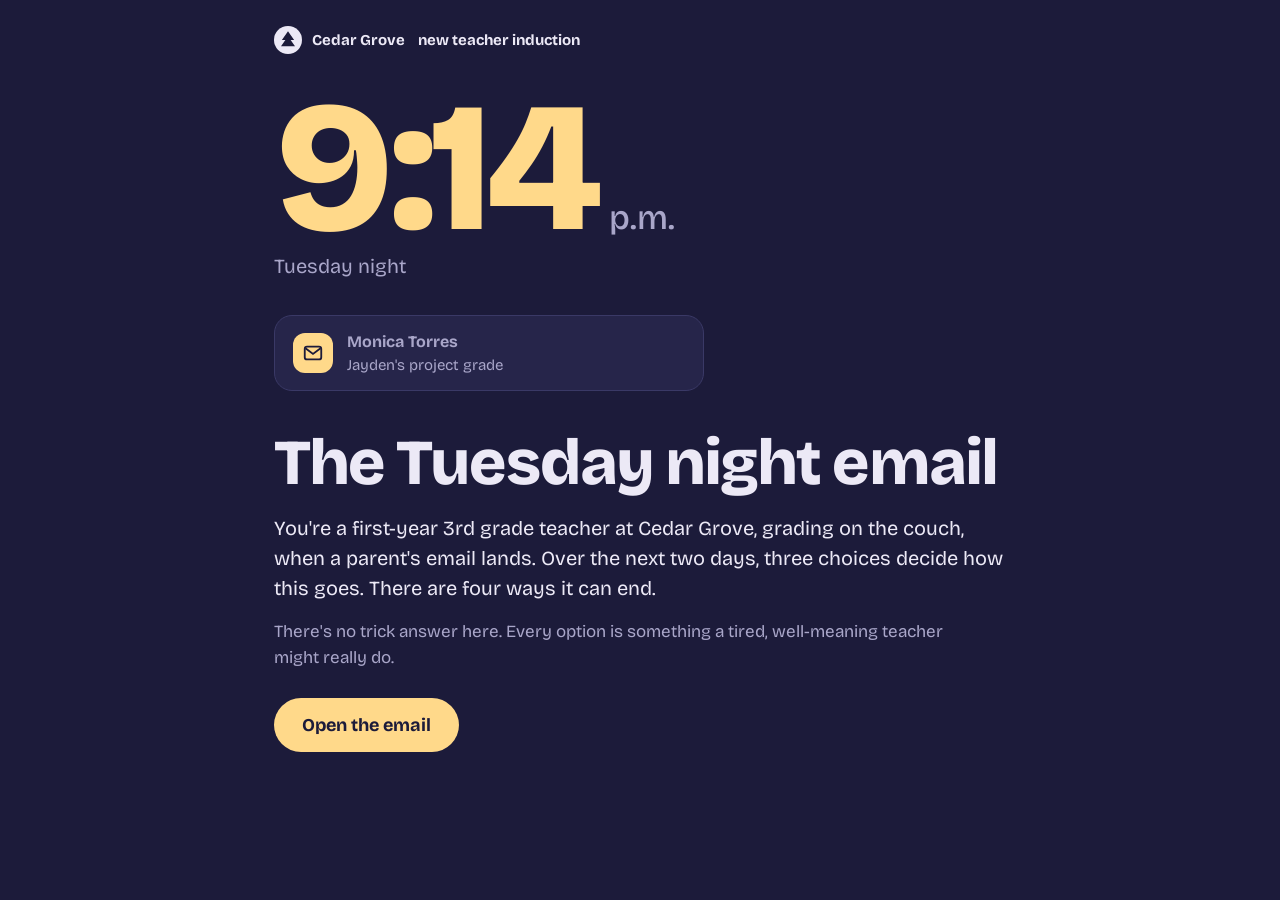
<file: projects/tuesday-night/index.html>
<!DOCTYPE html>
<html lang="en">
<head>
<meta charset="utf-8">
<meta name="viewport" content="width=device-width, initial-scale=1">
<title>The Tuesday night email: a branching scenario</title>
<style>
@font-face{font-family:"Bricolage Grotesque";font-weight:400;font-style:normal;font-display:swap;src:url([data-uri]) format("woff2")}
@font-face{font-family:"Bricolage Grotesque";font-weight:500;font-style:normal;font-display:swap;src:url([data-uri]) format("woff2")}
@font-face{font-family:"Bricolage Grotesque";font-weight:700;font-style:normal;font-display:swap;src:url([data-uri]) format("woff2")}
@font-face{font-family:"Bricolage Grotesque";font-weight:800;font-style:normal;font-display:swap;src:url([data-uri]) format("woff2")}
@font-face{font-family:"Source Serif 4";font-weight:400;font-style:normal;font-display:swap;src:url([data-uri]) format("woff2")}
@font-face{font-family:"Source Serif 4";font-weight:400;font-style:italic;font-display:swap;src:url([data-uri]) format("woff2")}

:root{--ui:"Bricolage Grotesque",system-ui,sans-serif;--voice:"Source Serif 4",Georgia,serif}
body{margin:0;font-family:var(--ui);font-size:17px;line-height:1.5;background:var(--bg);color:var(--fg);transition:background-color .8s ease,color .8s ease;min-height:100vh}
body[data-theme=night]{--bg:#1C1B3A;--fg:#ECE9F6;--muted:#A9A6C9;--accent:#FFD98A;--on-accent:#1C1B3A;--surface:#26254A;--line:#3A3966;--good:#8FD6B4;--mid:#FFD98A;--low:#F4A99A}
body[data-theme=morning]{--bg:#E7EEF2;--fg:#1F2433;--muted:#4F5871;--accent:#2B44C8;--on-accent:#fff;--surface:#F7FAFB;--line:#C6D3DB;--good:#1D7A52;--mid:#9A6A00;--low:#B23A2A}
body[data-theme=afternoon]{--bg:#EAF0E3;--fg:#1F2433;--muted:#4F5871;--accent:#2B44C8;--on-accent:#fff;--surface:#F8FAF5;--line:#CBD8C2;--good:#1D7A52;--mid:#8F6200;--low:#B23A2A}
body[data-theme=overcast]{--bg:#DADDE3;--fg:#1F2433;--muted:#4F5871;--accent:#2B44C8;--on-accent:#fff;--surface:#ECEEF2;--line:#BFC4CE;--good:#1D7A52;--mid:#7E5700;--low:#A3321F}
body[data-theme=paper]{--bg:#F3F4F6;--fg:#1F2433;--muted:#4F5871;--accent:#2B44C8;--on-accent:#fff;--surface:#fff;--line:#D5D9E0;--good:#1D7A52;--mid:#8F6200;--low:#B23A2A}
*{box-sizing:border-box}
.wrap{max-width:780px;margin:0 auto;padding:26px 24px 80px}
.top{display:flex;justify-content:space-between;align-items:center;gap:16px;font-size:15px;color:var(--muted);margin-bottom:40px}
.org{display:flex;align-items:center;gap:10px;color:var(--fg);font-weight:700}
.org svg{width:28px;height:28px}
.org svg .tree{fill:var(--bg)}
.org svg .disc{fill:var(--fg)}
.where{font-weight:500}

/* the clock: the one loud thing */
.clock{display:flex;align-items:baseline;gap:14px;line-height:.82;margin:0 0 6px}
.clock .t{font-weight:800;font-size:clamp(96px,19vw,184px);letter-spacing:-.045em;color:var(--accent)}
body:not([data-theme=night]) .clock .t{color:var(--fg)}
.clock .ap{font-weight:500;font-size:clamp(22px,4vw,34px);color:var(--muted)}
.day{font-size:20px;color:var(--muted);margin-bottom:34px}

h1,h2,h3{font-family:var(--ui);margin:0}
h1{font-size:clamp(40px,7vw,64px);font-weight:800;letter-spacing:-.03em;line-height:1;margin-bottom:18px}
h2{font-size:clamp(30px,5vw,44px);font-weight:700;letter-spacing:-.02em;line-height:1.05;margin-bottom:16px}
h1:focus,h2:focus,h3:focus{outline:none}
p{margin:0 0 16px;max-width:62ch}
.lede{font-size:20px;line-height:1.5}
.muted{color:var(--muted)}
:focus-visible{outline:3px solid var(--accent);outline-offset:3px}

.btn{font:inherit;font-weight:700;font-size:18px;border:0;border-radius:999px;min-height:54px;padding:0 28px;cursor:pointer;background:var(--accent);color:var(--on-accent)}
.btn:hover{filter:brightness(1.06)}
.btn.quiet{background:transparent;color:var(--fg);box-shadow:inset 0 0 0 2px var(--line)}
.actions{display:flex;gap:12px;flex-wrap:wrap;margin-top:28px}

/* start screen notification */
.notif{display:flex;gap:14px;align-items:center;background:var(--surface);border:1px solid var(--line);border-radius:18px;padding:14px 18px;max-width:430px;margin:8px 0 40px;box-shadow:0 0 0 0 rgba(255,217,138,0)}
.notif.in{animation:drop .7s cubic-bezier(.2,.9,.3,1.2) .5s both, glow 2.4s ease 1.2s 1}
.notif .ic{flex:0 0 40px;height:40px;border-radius:12px;background:var(--accent);display:flex;align-items:center;justify-content:center}
.notif b{display:block;font-size:16px}
.notif span{font-size:15px;color:var(--muted)}
@keyframes drop{from{opacity:0;transform:translateY(-18px) scale(.97)}to{opacity:1;transform:none}}
@keyframes glow{0%{box-shadow:0 0 0 0 rgba(255,217,138,.45)}100%{box-shadow:0 0 0 24px rgba(255,217,138,0)}}

/* email */
.email{background:var(--surface);border:1px solid var(--line);border-radius:18px;overflow:hidden;margin-bottom:12px}
.email .hd{padding:14px 20px;border-bottom:1px solid var(--line);font-size:15px;color:var(--muted);display:flex;justify-content:space-between;gap:12px;flex-wrap:wrap}
.email .hd b{color:var(--fg)}
.email .bd{padding:18px 20px 22px;font-family:var(--voice);font-size:20px;line-height:1.6;white-space:pre-line}

/* spoken lines */
.line-said{margin:0 0 12px;padding-left:20px;border-left:3px solid var(--line)}
.line-said q{font-family:var(--voice);font-size:24px;line-height:1.45;quotes:"\201C" "\201D";display:block}
.line-said .act{font-family:var(--voice);font-style:italic;font-size:19px;color:var(--muted);display:block;margin-bottom:4px}
.line-said cite{font-style:normal;font-size:15px;color:var(--muted);display:block;margin-top:6px}

.mood{display:flex;align-items:center;gap:10px;font-size:15px;color:var(--muted);margin:10px 0 0}
.mood .bars{display:flex;gap:3px}
.mood .bars i{width:16px;height:6px;border-radius:3px;background:var(--line)}
.mood .bars i.on{background:var(--fg)}

.prompt{font-size:26px;font-weight:700;letter-spacing:-.01em;margin:36px 0 10px}
.opts{border-top:1px solid var(--line)}
.opt{display:grid;grid-template-columns:36px 1fr;gap:14px;width:100%;text-align:left;font:inherit;font-size:18px;line-height:1.45;color:var(--fg);background:transparent;border:0;border-bottom:1px solid var(--line);padding:18px 10px 18px 4px;cursor:pointer;border-radius:0}
.opt .k{width:32px;height:32px;border-radius:50%;box-shadow:inset 0 0 0 2px var(--line);display:flex;align-items:center;justify-content:center;font-weight:700;font-size:15px;color:var(--muted);margin-top:-2px}
.opt:hover:not(:disabled) .k{box-shadow:inset 0 0 0 2px var(--accent);color:var(--fg)}
.opt:hover:not(:disabled){background:color-mix(in srgb,var(--surface) 60%,transparent)}
.opt:disabled{cursor:default}
.opt.picked .k{background:var(--accent);color:var(--on-accent);box-shadow:none}
.opt.picked{font-weight:500}
.opt.dim{color:var(--muted)}

.result{margin-top:34px}
.result .when{font-size:15px;color:var(--muted);margin-bottom:10px}
.mentor{margin:22px 0 0;padding:4px 0 4px 20px;border-left:3px solid var(--tone)}
.mentor .verdict{font-weight:700;color:var(--tone);font-size:16px;display:flex;gap:8px;align-items:center}
.mentor p{font-family:var(--voice);font-size:19px;line-height:1.55;margin:6px 0 6px}
.mentor .sig{font-size:14px;color:var(--muted)}
.t-good{--tone:var(--good)} .t-mid{--tone:var(--mid)} .t-low{--tone:var(--low)}

/* ending */
.end-title{font-size:clamp(52px,10vw,96px);font-weight:800;letter-spacing:-.04em;line-height:.95;margin:4px 0 14px}
.end-kind{font-size:17px;font-weight:700;color:var(--tone);margin-bottom:22px}
.story{font-family:var(--voice);font-size:23px;line-height:1.55;max-width:34em;margin-bottom:38px}
.path{list-style:none;margin:0;padding:0}
.path li{display:grid;grid-template-columns:150px 1fr;gap:16px;padding:14px 0;border-top:1px solid var(--line);font-size:17px}
.path li:last-child{border-bottom:1px solid var(--line)}
.path .w{color:var(--muted);font-size:15px}

/* reflection */
.steps{margin:28px 0 8px}
.step{display:grid;grid-template-columns:190px 1fr;gap:22px;padding:24px 0;border-top:1px solid var(--line)}
.step:last-child{border-bottom:1px solid var(--line)}
.step .word{font-size:40px;font-weight:800;letter-spacing:-.03em;line-height:1}
.step .sub{font-size:15px;color:var(--muted);margin-top:6px}
.step .verdict{font-weight:700;color:var(--tone);margin-bottom:6px}
.step p{margin:0 0 6px}
.step .best{color:var(--muted)}
.qs{margin:36px 0 0}
.qs h3{font-size:22px;margin-bottom:10px}
.qs ol{margin:0;padding-left:22px;font-family:var(--voice);font-size:19px;line-height:1.6}
.found{margin-top:34px;font-size:17px}
.found .names{display:flex;flex-wrap:wrap;gap:8px 22px;margin-top:8px}
.found .names span{font-weight:700}
.found .names span.no{color:var(--muted);font-weight:500}
.sr{position:absolute;width:1px;height:1px;overflow:hidden;clip:rect(0 0 0 0)}
.fresh{animation:rise .45s ease both}
@keyframes rise{from{opacity:0;transform:translateY(10px)}to{opacity:1;transform:none}}
@media (max-width:600px){.org .long{display:none}.where{text-align:right}.step,.path li{grid-template-columns:1fr;gap:6px}.top{margin-bottom:28px}.line-said q{font-size:21px}}
@media (prefers-reduced-motion:reduce){*{animation:none!important;transition:none!important}}
</style>
</head>
<body data-theme="night">
<div class="wrap">
  <header class="top">
    <span class="org"><svg viewBox="0 0 32 32" aria-hidden="true"><circle class="disc" cx="16" cy="16" r="16"/><path class="tree" d="M16 6l7 10h-4l5 7H8l5-7H9z"/></svg>Cedar Grove<span class="long">&nbsp;new teacher induction</span></span>
    <span class="where" id="where"></span>
  </header>
  <main id="main"></main>
  <div id="live" class="sr" aria-live="polite"></div>
</div>
<script>
(function(){
const MOODS=['upset','guarded','open','grateful'];
const SCRIPT={
 d1:{n:1,clock:['9:14','p.m.'],day:'Tuesday night',theme:'night',heading:'An email just came in',
   scene:()=>email('Monica Torres','Jayden\'s project grade','9:14 p.m.','Hi,\n\nJayden worked on his solar system model all weekend and got a 68. He went to bed in tears. The rubric was never sent home, so how was he supposed to know what you wanted?\n\nI\'d like an explanation.\nMonica Torres')+mood(),
   prompt:'It\'s late and you\'re exhausted. What do you do?',
   opts:[
    {t:'Reply tonight. Walk her through the rubric point by point so she can see the grade is fair.', s:'Replied that night with the rubric breakdown', pts:0, mood:-1, path:'tense',
     reply:{kind:'mail',when:'Her reply, Tuesday at 11:02 p.m.',time:'11:02 p.m.',body:'So it\'s Jayden\'s fault for not reading your mind? He\'s 8.\n\nI\'d like to meet in person. I\'ve copied Principal Hayes.'},
     note:'Late-night replies often read as defensive, and a rubric breakdown answers a question she hasn\'t asked yet. Right now she\'s upset that her son cried.'},
    {t:'Wait until morning. Send a short reply that recognizes Jayden\'s effort and asks if you can talk by phone.', s:'Waited, then acknowledged his effort and asked to talk', pts:2, mood:1, path:'warm',
     reply:{kind:'mail',when:'Her reply, Wednesday at 7:48 a.m.',time:'7:48 a.m.',body:'Thank you for getting back to me. I was pretty upset last night.\n\nI can talk today at 3:30.'},
     note:'Pausing gave you a calmer voice, and leading with Jayden\'s effort showed her you heard what she was really upset about.'},
    {t:'Forward it to your principal tonight and ask how you should respond.', s:'Forwarded it to the principal and waited', pts:1, mood:-1, path:'tense',
     reply:{kind:'mail',when:'Her next email, Wednesday at 4:15 p.m.',time:'4:15 p.m.',body:'I emailed you yesterday and haven\'t heard anything back.\n\nI\'ve copied Principal Hayes. I\'d like to meet.'},
     note:'Asking for advice isn\'t wrong, but while you waited, she heard nothing. To a parent, silence feels like being ignored.'}
   ]},
 d2warm:{n:2,clock:['3:30','p.m.'],day:'Wednesday afternoon, on the phone',theme:'afternoon',heading:'The phone call',
   scene:()=>said('I just don\'t understand the 68. He worked on that thing for hours.','Ms. Torres')+mood(),
   prompt:'How do you start the conversation?',
   opts:[
    {t:'Ask what Jayden told her about the project, and listen before you explain anything.', s:'Asked what Jayden said, then listened', pts:2, mood:1,
     reply:{kind:'say',who:'Ms. Torres',body:'He said he didn\'t know the planets needed labels. Honestly, I didn\'t either.'},
     note:'Asking first surfaced the real issue: a missed expectation, not a lack of effort. Now you know exactly what to clarify.'},
    {t:'Pull up the rubric and walk her through each score so she can see where the points went.', s:'Walked her through the rubric', pts:1, mood:0,
     reply:{kind:'say',who:'Ms. Torres',body:'Okay... I see the labels part. I still think he should have known that ahead of time.'},
     note:'Clear and fair, but you explained before you understood her concern. She\'s following along without feeling heard.'},
    {t:'Offer to bump the grade to a B. It isn\'t worth damaging the relationship over one project.', s:'Offered to raise the grade', pts:0, mood:0,
     reply:{kind:'say',who:'Ms. Torres',body:'Oh. Well, okay. So the grade wasn\'t really accurate to begin with?'},
     note:'It ends the call fast, but it suggests the original grade was wrong, and it sets an expectation for every future grade dispute.'}
   ]},
 d2tense:{n:2,clock:['8:00','a.m.'],day:'Thursday morning, in the conference room',theme:'morning',heading:'The meeting',
   scene:()=>said('Thanks for coming in, Ms. Torres. We all want what\'s best for Jayden.','Principal Hayes')+said('Then I\'d like to understand why my son was set up to fail.','Ms. Torres','She hasn\'t taken her coat off.')+mood(),
   prompt:'Principal Hayes looks at you. How do you open?',
   opts:[
    {t:'Acknowledge how hard this was for Jayden, then ask what happened at home that night.', s:'Acknowledged Jayden\'s night, then asked', pts:2, mood:1,
     reply:{kind:'say',who:'Ms. Torres',act:'Her shoulders drop a little.',body:'He kept saying he didn\'t know about the labels. I didn\'t either.'},
     note:'Leading with empathy lowered the temperature, even in a tense room, and asking surfaced the real issue.'},
    {t:'Explain that the rubric has been posted on the class website since September.', s:'Pointed out the rubric was online', pts:0, mood:-1,
     reply:{kind:'say',who:'Ms. Torres',body:'I have three kids and two jobs. I\'m not checking a website every night.'},
     note:'Accurate, but it sounds like blame. In a tense meeting, facts land as defensiveness until people feel heard.'},
    {t:'Let Principal Hayes take the lead, and only jump in if you\'re asked something.', s:'Let the principal lead', pts:1, mood:0,
     reply:{kind:'act',body:'Principal Hayes smooths things over, but Ms. Torres keeps glancing at you, waiting to hear from her son\'s teacher.'},
     note:'Safe, but this is your relationship with the family. Staying quiet can read as not caring, or not being confident.'}
   ]},
 d3:{n:3,heading:'Wrapping up',
   scene:()=>said('So what happens now?','Ms. Torres')+mood(),
   prompt:'How do you wrap up?',
   opts:[
    {t:'Offer a specific plan: Jayden can redo the labels by Friday for partial credit, and you\'ll send a rubric home with every future project.', s:'Offered a specific plan with next steps', pts:2, mood:1,
     reply:{kind:'say',who:'Ms. Torres',body:'That sounds fair. Jayden will be so relieved.'},
     note:'A clear, specific plan fixes this project and prevents the next misunderstanding. That\'s what rebuilds trust.'},
    {t:'Tell her you\'ll keep an eye on things and follow up if anything changes.', s:'Promised to keep an eye on things', pts:1, mood:0,
     reply:{kind:'say',who:'Ms. Torres',body:'Okay. I guess we\'ll see.'},
     note:'Friendly, but vague. She leaves without knowing what will actually be different.'},
    {t:'Explain kindly that the grade has to stand, but you\'re glad you had a chance to talk.', s:'Kept the grade as-is, no next steps', pts:0, mood:-1,
     reply:{kind:'say',who:'Ms. Torres',body:'So nothing changes. Got it.'},
     note:'Consistency matters, but with no path forward, she leaves with the same problem she came in with.'}
   ]}
};
const ENDINGS={
 partners:{tone:'good',kind:'A good ending',title:'Partners',clock:['3:05','p.m.'],day:'Friday afternoon',theme:'afternoon',story:'Jayden turns in his relabeled model that morning, grinning. After school, an email from Ms. Torres: "Thank you for taking the time. He\'s proud of it now."'},
 turned:{tone:'good',kind:'A good ending',title:'Turned it around',clock:['8:45','a.m.'],day:'Thursday morning, in the hallway',theme:'morning',story:'Principal Hayes catches you outside the conference room: "That started rough, and you turned it around." A week later, Ms. Torres signs up to chaperone the field trip.'},
 okay:{tone:'mid',kind:'An okay ending',title:'Okay for now',clock:['7:52','a.m.'],day:'Two weeks later',theme:'overcast',story:'Ms. Torres accepted the outcome, but her emails are short and formal now. The next time something comes up, you\'ll be starting from lower trust.'},
 bad:{tone:'low',kind:'A tough ending',title:'Up the chain',clock:['7:30','a.m.'],day:'Monday morning',theme:'overcast',story:'An email from Principal Hayes is waiting: Ms. Torres has asked to move Jayden to another class. There\'s a new meeting on your calendar, and the assistant principal will be there too.'}
};
const ORD=['First','Second','Third'];
const S={path:null,picks:{},mood:0,found:new Set()};
const main=document.getElementById('main'),live=document.getElementById('live'),where=document.getElementById('where');
const say=t=>{live.textContent='';setTimeout(()=>live.textContent=t,60);};
const theme=t=>document.body.dataset.theme=t;
const clock=(c,day)=>`<div class="clock" aria-hidden="true"><span class="t">${c[0]}</span><span class="ap">${c[1]}</span></div><div class="day">${day}</div>`;
function email(from,subj,time,body){return `<div class="email"><div class="hd"><span><b>${from}</b> &nbsp;${subj}</span><span>${time}</span></div><div class="bd">${body}</div></div>`;}
function said(body,who,act){return `<blockquote class="line-said">${act?`<span class="act">${act}</span>`:''}<q>${body}</q><cite>${who}</cite></blockquote>`;}
function mood(){return `<div class="mood"><span class="bars" aria-hidden="true">${[0,1,2,3].map(i=>`<i class="${i<=S.mood?'on':''}"></i>`).join('')}</span><span>Ms. Torres sounds ${MOODS[S.mood]}</span></div>`;}
function focusTop(){const h=main.querySelector('h1,h2');h&&h.focus({preventScroll:true});window.scrollTo({top:0});}
function reset(){S.path=null;S.picks={};S.mood=0;}

function start(){
 theme('night'); where.textContent='';
 main.innerHTML=`${clock(['9:14','p.m.'],'Tuesday night')}
 <div class="notif in" aria-hidden="true"><span class="ic"><svg width="22" height="22" viewBox="0 0 24 24"><rect x="3" y="5" width="18" height="14" rx="2.5" fill="none" stroke="#1C1B3A" stroke-width="2"/><path d="M3.8 6.8L12 13l8.2-6.2" fill="none" stroke="#1C1B3A" stroke-width="2"/></svg></span><span><b>Monica Torres</b><span>Jayden's project grade</span></span></div>
 <h1 tabindex="-1">The Tuesday night email</h1>
 <p class="lede">You're a first-year 3rd grade teacher at Cedar Grove, grading on the couch, when a parent's email lands. Over the next two days, three choices decide how this goes. There are four ways it can end.</p>
 <p class="muted">There's no trick answer here. Every option is something a tired, well-meaning teacher might really do.</p>
 <div class="actions"><button class="btn" id="go">Open the email</button></div>`;
 main.querySelector('#go').onclick=()=>{reset();decide('d1');};
 focusTop();
}

function sceneMeta(key){
 const D=SCRIPT[key];
 if(key==='d3'){return S.path==='warm'?{clock:['3:42','p.m.'],day:'Still on the phone',theme:'afternoon'}:{clock:['8:20','a.m.'],day:'Still in the conference room',theme:'morning'};}
 return D;
}

function decide(key){
 const D=SCRIPT[key],M=sceneMeta(key);
 theme(M.theme); where.textContent=`${ORD[D.n-1]} of three decisions`;
 main.innerHTML=`<div class="fresh">${clock(M.clock,M.day)}
 <h2 tabindex="-1" class="sr">${D.heading}</h2>
 ${D.scene()}
 <h3 class="prompt" id="pr">${D.prompt}</h3>
 <div class="opts" role="group" aria-labelledby="pr">${D.opts.map((o,k)=>`<button class="opt" data-k="${k}"><span class="k" aria-hidden="true">${'ABC'[k]}</span><span>${o.t}</span></button>`).join('')}</div>
 <div id="res"></div></div>`;
 main.querySelectorAll('.opt').forEach(b=>b.onclick=()=>choose(key,+b.dataset.k));
 focusTop();
 say(`${M.day}, ${M.clock.join(' ')}.`);
}

function replyHTML(r){
 if(r.kind==='mail') return `<div class="when">${r.when}</div>`+email('Monica Torres','Re: Jayden\'s project grade',r.time,r.body);
 if(r.kind==='act') return `<blockquote class="line-said"><span class="act" style="font-size:21px;font-style:italic">${r.body}</span></blockquote>`;
 return said(r.body,r.who,r.act);
}

function choose(key,k){
 const D=SCRIPT[key],o=D.opts[k];
 S.picks[D.n===2?'d2':key]={key,k,pts:o.pts};
 if(o.path) S.path=o.path;
 S.mood=Math.max(0,Math.min(3,S.mood+o.mood));
 main.querySelectorAll('.opt').forEach((b,j)=>{b.disabled=true;b.classList.add(j===k?'picked':'dim');if(j===k)b.setAttribute('aria-pressed','true');});
 const tone=o.pts===2?'good':o.pts===1?'mid':'low', verdict={good:'Strong move.',mid:'Partly there.',low:'Rethink this one.'}[tone];
 const nextKey=key==='d1'?(S.path==='warm'?'d2warm':'d2tense'):D.n===2?'d3':'end';
 const res=main.querySelector('#res');
 res.innerHTML=`<div class="result fresh">${replyHTML(o.reply)}${mood()}
  <div class="mentor t-${tone}"><div class="verdict">${verdict}</div><p>${o.note}</p><div class="sig">Ms. Okafor, your mentor</div></div>
  <div class="actions"><button class="btn" id="cont">${nextKey==='end'?'See how it ends':'Continue'}</button></div></div>`;
 say(o.reply.body.replace(/\n/g,' ')+` Ms. Torres sounds ${MOODS[S.mood]}. Your mentor says: ${verdict} ${o.note}`);
 res.querySelector('#cont').onclick=()=>nextKey==='end'?ending():decide(nextKey);
 setTimeout(()=>res.scrollIntoView({behavior:matchMedia('(prefers-reduced-motion: reduce)').matches?'auto':'smooth',block:'start'}),80);
}

function endingKey(){
 const s2=S.picks.d2.pts,s3=S.picks.d3.pts,t=s2+s3;
 if(t<=1) return 'bad';
 if(S.path==='warm'&&t>=3) return 'partners';
 if(S.path==='tense'&&s2===2&&s3===2) return 'turned';
 return 'okay';
}

function ending(){
 const ek=endingKey(),E=ENDINGS[ek]; S.found.add(ek);
 theme(E.theme); where.textContent='How it ended';
 const times=S.path==='warm'?['Tuesday night','Wednesday, 3:30 p.m.','Wednesday, 3:42 p.m.']:['Tuesday night','Thursday, 8:00 a.m.','Thursday, 8:20 a.m.'];
 const rows=['d1','d2','d3'].map((d,i)=>{const p=S.picks[d];return `<li><span class="w">${times[i]}</span><span>${SCRIPT[p.key].opts[p.k].s}</span></li>`;}).join('');
 main.innerHTML=`<div class="fresh t-${E.tone}">${clock(E.clock,E.day)}
 <h2 tabindex="-1" class="end-title">${E.title}</h2>
 <div class="end-kind">${E.kind}</div>
 <p class="story">${E.story}</p>
 <ol class="path" aria-label="Your choices">${rows}</ol>
 <div class="actions"><button class="btn" id="refl">Reflect on your choices</button></div></div>`;
 main.querySelector('#refl').onclick=reflect;
 focusTop(); say(`${E.kind}: ${E.title}. ${E.story}`);
}

function reflect(){
 theme('paper'); where.textContent='Reflection';
 const rows=[['d1','Listen','Respond to the feeling, not just the facts'],['d2','Clarify','Ask before you explain'],['d3','Plan','Leave with specific next steps']].map(([d,word,sub])=>{
  const p=S.picks[d],D=SCRIPT[p.key],o=D.opts[p.k],best=D.opts.find(x=>x.pts===2),tone=o.pts===2?'good':o.pts===1?'mid':'low';
  return `<div class="step t-${tone}"><div><div class="word">${word}</div><div class="sub">${sub}</div></div><div><div class="verdict">${{good:'Strong move',mid:'Partly there',low:'Missed this one'}[tone]}</div><p>You ${o.s.charAt(0).toLowerCase()+o.s.slice(1)}.</p>${o.pts===2?'':`<p class="best">The strongest move: ${best.s.charAt(0).toLowerCase()+best.s.slice(1)}.</p>`}</div></div>`;}).join('');
 main.innerHTML=`<div class="fresh"><h2 tabindex="-1">Listen, clarify, plan</h2>
 <p class="lede">Hard parent conversations tend to go better when you move through these three in order. Here's how your choices lined up.</p>
 <div class="steps">${rows}</div>
 <div class="qs"><h3>Questions for your next mentor meeting</h3><ol><li>What made the late-night reply tempting?</li><li>Think of a parent conversation that went well. Which of the three steps did you use?</li><li>What's one sentence you'll use the next time a parent is upset?</li></ol></div>
 <div class="actions"><button class="btn" id="again">Play again</button><button class="btn quiet" id="home">Back to the start</button></div></div>`;
 main.querySelector('#again').onclick=()=>{reset();decide('d1');};
 main.querySelector('#home').onclick=start;
 focusTop();
}
start();
})();
</script>
</body>
</html>
</file>
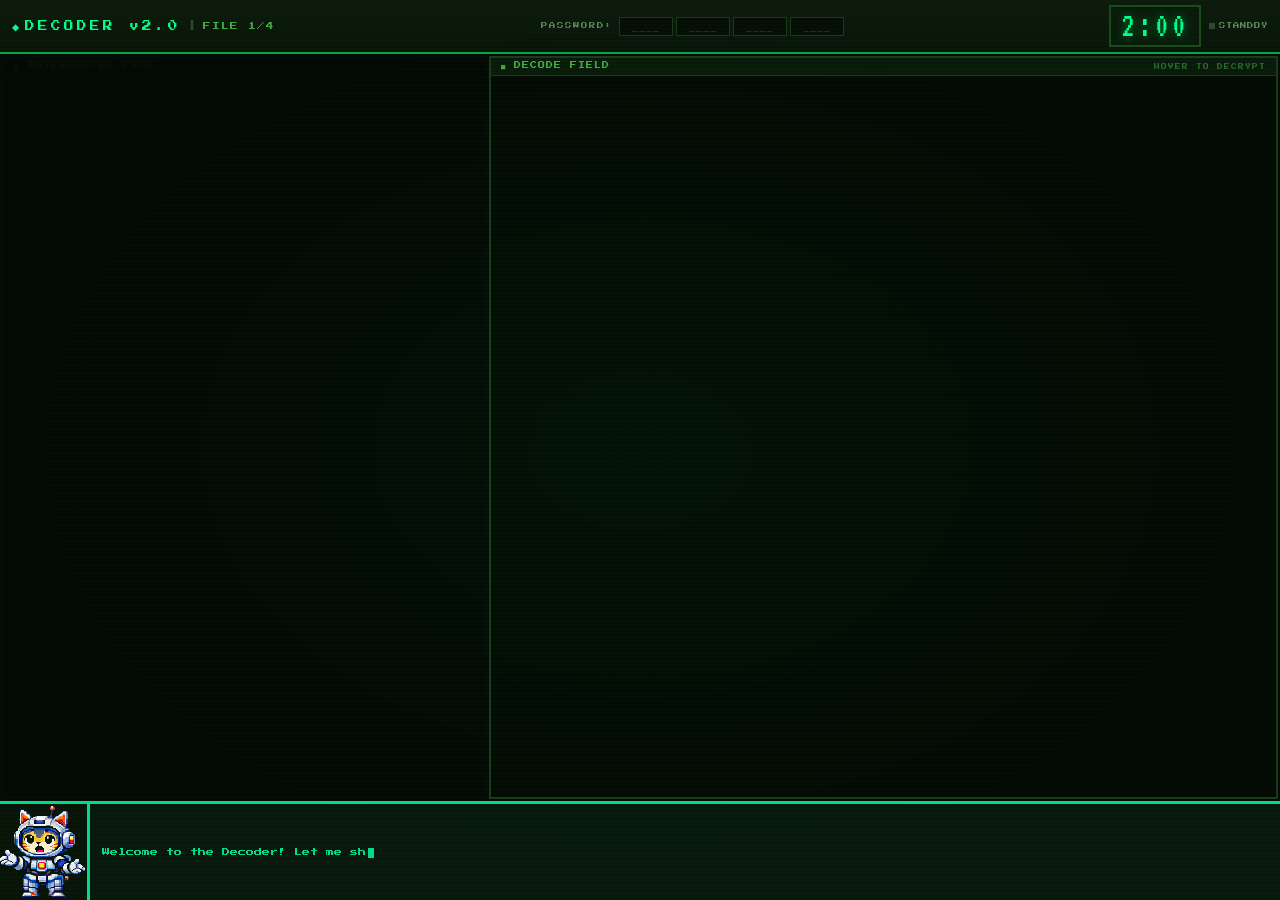
<file: projects/mainframe/decrypt.html>
<!DOCTYPE html>
<html lang="en">
<head>
<meta charset="UTF-8">
<meta name="viewport" content="width=device-width, initial-scale=1">
<title>MAINFRAME - Decoder</title>
<link href="https://fonts.googleapis.com/css2?family=Press+Start+2P&family=Share+Tech+Mono&family=VT323&display=swap" rel="stylesheet">
<link rel="stylesheet" href="css/decrypt.css">
</head>
<body>
<div class="game-wrap">

  <!-- === HUD BAR === -->
  <div class="hud">
    <div class="hud-left">
      <span class="hud-ico">&#9670;</span>
      <span class="hud-title">DECODER v2.0</span>
      <span class="hud-sep">|</span>
      <span class="hud-file" id="hudFile">FILE 1/4</span>
    </div>
    <div class="hud-center">
      <span class="hud-pw-label">PASSWORD:</span>
      <div class="hud-slots">
        <div class="hud-slot" id="slot0">____</div>
        <div class="hud-slot" id="slot1">____</div>
        <div class="hud-slot" id="slot2">____</div>
        <div class="hud-slot" id="slot3">____</div>
      </div>
    </div>
    <div class="hud-right">
      <div class="hud-timer" id="hudTimer">2:00</div>
      <div class="hud-status">
        <span class="hud-dot" id="hudDot"></span>
        <span class="hud-status-text" id="hudStatus">STANDBY</span>
      </div>
    </div>
  </div>

  <!-- === MAIN AREA (split) === -->
  <div class="main-area">

    <!-- LEFT: Passage Reader -->
    <div class="panel-passage">
      <div class="panel-header">
        <span class="panel-label">&#9632; INTERCEPTED FILE</span>
        <span class="panel-title" id="passageTitle"></span>
      </div>
      <div class="panel-body" id="passageBody">
        <div class="panel-placeholder">Awaiting file data...</div>
      </div>
    </div>

    <!-- RIGHT: Decode Field -->
    <div class="panel-decode">
      <div class="panel-header">
        <span class="panel-label">&#9632; DECODE FIELD</span>
        <span class="panel-hint">HOVER TO DECRYPT</span>
      </div>
      <div class="decode-field" id="decodeField">
        <!-- Grid overlay -->
        <div class="decode-grid"></div>
        <!-- Scanline -->
        <div class="decode-scanline"></div>
        <!-- Fragment nodes inserted by JS -->
      </div>
    </div>

  </div>

  <!-- === FEEDBACK OVERLAY === -->
  <div class="dc-feedback" id="dcFeedback">
    <div class="dc-feedback-text" id="dcFeedbackText"></div>
  </div>

  <!-- === DIALOG BAR === -->
  <div class="dc-dialog-wrap" id="dcDialogWrap">
    <div class="dc-dialog-inner">
      <div class="dc-dialog-portrait"><img id="dcPort" alt="Byte"></div>
      <div class="dc-dialog-text-area">
        <div class="dc-dialog-name">BYTE</div>
        <div class="dc-dialog-msg" id="dcMsg"></div>
        <button class="dc-game-btn" id="dcNextBtn">NEXT &#9654;</button>
      </div>
    </div>
  </div>

</div>

<script src="js/decrypt-audio.js"></script>
<script src="js/decrypt.js"></script>
</body>
</html>
</file>
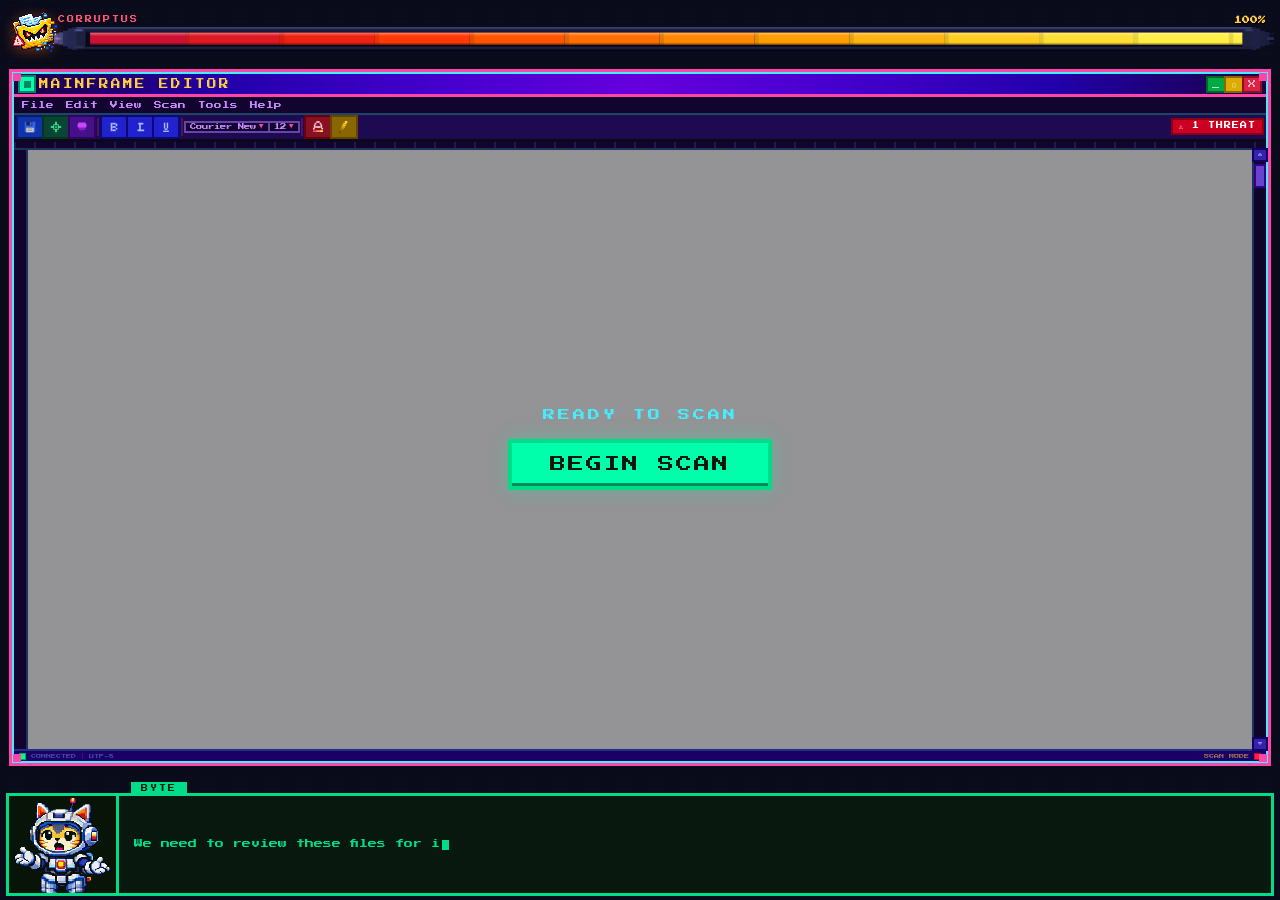
<file: projects/mainframe/scanner.html>
<!DOCTYPE html>
<html lang="en">
<head>
<meta charset="UTF-8">
<meta name="viewport" content="width=device-width, initial-scale=1">
<title>MAINFRAME - Virus Scanner</title>
<link href="https://fonts.googleapis.com/css2?family=Press+Start+2P&display=swap" rel="stylesheet">
<link rel="stylesheet" href="css/scanner.css">
</head>
<body>
<div class="game-wrap">

  <!-- HP BAR -->
  <div class="hb-wrap">
    <div class="hb-monster"><img id="monsterImg" alt="Corruptus"></div>
    <div class="hb-bar-area">
      <div class="hb-label"><span class="hb-name">CORRUPTUS</span><span class="hb-pct" id="hbPct">100%</span></div>
      <div class="hb-frame" id="hbFrame"><svg width="100%" height="100%" viewBox="0 0 540 42" preserveAspectRatio="none">
        <rect x="14" y="39" width="512" height="3" fill="#04041a" opacity=".6"/>
        <rect x="8" y="2" width="524" height="38" fill="#1e2040"/>
        <rect x="0" y="12" width="4" height="18" fill="#2e3268"/><rect x="2" y="10" width="4" height="22" fill="#2a2e60"/><rect x="4" y="8" width="4" height="26" fill="#272b58"/><rect x="6" y="4" width="4" height="34" fill="#242850"/>
        <rect x="536" y="12" width="4" height="18" fill="#181a38"/><rect x="534" y="10" width="4" height="22" fill="#1a1d3c"/><rect x="532" y="8" width="4" height="26" fill="#1c1f40"/><rect x="530" y="4" width="4" height="34" fill="#1e2144"/>
        <rect x="10" y="2" width="520" height="2" fill="#424680"/><rect x="10" y="4" width="520" height="1" fill="#383c72"/>
        <rect x="0" y="14" width="2" height="14" fill="#505498"/><rect x="2" y="12" width="2" height="18" fill="#424680"/>
        <rect x="10" y="38" width="520" height="2" fill="#0c0e22"/><rect x="538" y="14" width="2" height="14" fill="#0a0c1e"/>
        <rect x="0" y="19" width="3" height="4" fill="#6068aa"/><rect x="1" y="20" width="1" height="2" fill="#8890dd"/><rect x="537" y="19" width="3" height="4" fill="#2a2e58"/>
        <rect x="9" y="5" width="4" height="4" fill="#3e4272"/><rect x="10" y="6" width="2" height="2" fill="#5a60a0"/>
        <rect x="527" y="5" width="4" height="4" fill="#2a2e55"/><rect x="528" y="6" width="2" height="2" fill="#3e4272"/>
        <rect x="9" y="33" width="4" height="4" fill="#2a2e55"/><rect x="527" y="33" width="4" height="4" fill="#1a1e3a"/>
        <rect x="14" y="8" width="512" height="26" fill="#08081a"/>
        <rect x="14" y="8" width="512" height="2" fill="#161635"/><rect x="14" y="32" width="512" height="2" fill="#040412"/>
        <rect x="14" y="10" width="512" height="1" fill="#ff44aa18"/><rect x="14" y="31" width="512" height="1" fill="#ff44aa0c"/>
        <g id="hpFill"></g>
      </svg></div>
    </div>
  </div>

  <!-- PROGRAM CHROME -->
  <div class="prog-outer"><div class="prog-border1"><div class="prog-border2">
    <div class="corner tl"></div><div class="corner tr"></div><div class="corner bl"></div><div class="corner br"></div>
    <div class="title-bar">
      <div class="ico"><div></div></div>
      <span class="ttl">MAINFRAME EDITOR</span>
      <div class="win-btns">
        <div class="win-btn wb-min">_</div>
        <div class="win-btn wb-max">&#9633;</div>
        <div class="win-btn wb-close">X</div>
      </div>
    </div>
    <div class="menu-bar">
      <span class="menu-item">File</span><span class="menu-item">Edit</span><span class="menu-item">View</span>
      <span class="menu-item">Scan</span><span class="menu-item">Tools</span><span class="menu-item">Help</span>
    </div>
    <div class="toolbar">
      <div class="tb-btn" style="background:#1133aa;outline-color:#0a1a66"><svg width="12" height="12" viewBox="0 0 16 16"><rect x="1" y="1" width="14" height="14" fill="#3366dd"/><rect x="3" y="1" width="8" height="5" fill="#1a2266"/><rect x="8" y="2" width="2" height="3" fill="#5588ee"/><rect x="3" y="9" width="10" height="6" fill="#ccc"/><rect x="5" y="10" width="6" height="1" fill="#888"/><rect x="5" y="12" width="6" height="1" fill="#888"/></svg></div>
      <div class="tb-btn" style="background:#0a4433;outline-color:#063322"><svg width="12" height="12" viewBox="0 0 16 16"><rect x="7" y="1" width="2" height="4" fill="#44ffaa"/><rect x="7" y="11" width="2" height="4" fill="#44ffaa"/><rect x="1" y="7" width="4" height="2" fill="#44ffaa"/><rect x="11" y="7" width="4" height="2" fill="#44ffaa"/><rect x="5" y="5" width="6" height="6" fill="none" stroke="#44ffaa" stroke-width="1"/><rect x="7" y="7" width="2" height="2" fill="#44ffaa"/></svg></div>
      <div class="tb-btn" style="background:#441188;outline-color:#330066"><svg width="12" height="12" viewBox="0 0 16 16"><rect x="3" y="2" width="10" height="2" fill="#cc44ff"/><rect x="2" y="4" width="12" height="4" fill="#cc44ff"/><rect x="3" y="8" width="10" height="2" fill="#aa33dd"/><rect x="4" y="10" width="8" height="2" fill="#8822bb"/><rect x="5" y="12" width="6" height="1" fill="#6611aa"/><rect x="6" y="13" width="4" height="1" fill="#6611aa"/><rect x="7" y="14" width="2" height="1" fill="#6611aa"/></svg></div>
      <div class="tb-sep"></div>
      <div class="tb-btn" style="background:#2222cc;outline-color:#0a0a77"><svg width="10" height="10" viewBox="0 0 12 12"><rect x="2" y="1" width="2" height="10" fill="#aabbff"/><rect x="4" y="1" width="4" height="2" fill="#aabbff"/><rect x="4" y="5" width="4" height="2" fill="#aabbff"/><rect x="4" y="9" width="4" height="2" fill="#aabbff"/><rect x="8" y="2" width="2" height="3" fill="#aabbff"/><rect x="8" y="7" width="2" height="2" fill="#aabbff"/></svg></div>
      <div class="tb-btn" style="background:#2222cc;outline-color:#0a0a77"><svg width="10" height="10" viewBox="0 0 10 12"><rect x="3" y="1" width="6" height="2" fill="#aabbff"/><rect x="4" y="1" width="2" height="10" fill="#aabbff"/><rect x="2" y="9" width="8" height="2" fill="#aabbff"/></svg></div>
      <div class="tb-btn" style="background:#2222cc;outline-color:#0a0a77"><svg width="10" height="10" viewBox="0 0 10 14"><rect x="2" y="1" width="2" height="8" fill="#aabbff"/><rect x="6" y="1" width="2" height="8" fill="#aabbff"/><rect x="3" y="9" width="4" height="2" fill="#aabbff"/><rect x="1" y="12" width="8" height="2" fill="#aabbff"/></svg></div>
      <div class="tb-sep"></div>
      <div class="tb-select"><span>Courier New</span><span class="arr">&#9660;</span></div>
      <div class="tb-select"><span>12</span><span class="arr">&#9660;</span></div>
      <div class="tb-sep"></div>
      <div class="tb-btn" style="background:#881022;outline-color:#660011"><svg width="10" height="12" viewBox="0 0 12 14"><rect x="4" y="0" width="4" height="2" fill="#ffccdd"/><rect x="2" y="2" width="2" height="2" fill="#ffccdd"/><rect x="8" y="2" width="2" height="2" fill="#ffccdd"/><rect x="1" y="4" width="2" height="4" fill="#ffccdd"/><rect x="9" y="4" width="2" height="4" fill="#ffccdd"/><rect x="3" y="6" width="6" height="2" fill="#ffccdd"/><rect x="0" y="8" width="2" height="2" fill="#ffccdd"/><rect x="10" y="8" width="2" height="2" fill="#ffccdd"/><rect x="0" y="11" width="4" height="2" fill="#ff4466"/><rect x="4" y="11" width="4" height="2" fill="#ffaa44"/><rect x="8" y="11" width="4" height="2" fill="#ffee44"/></svg></div>
      <div class="tb-btn" style="background:#886600;outline-color:#664400"><svg width="10" height="12" viewBox="0 0 12 14"><rect x="7" y="0" width="3" height="2" fill="#ffee55"/><rect x="5" y="2" width="4" height="2" fill="#ffcc00"/><rect x="4" y="4" width="4" height="2" fill="#ffcc00"/><rect x="3" y="6" width="4" height="2" fill="#ddaa00"/><rect x="2" y="8" width="4" height="2" fill="#bb8800"/><rect x="1" y="10" width="3" height="2" fill="#996600"/><rect x="0" y="12" width="2" height="2" fill="#664400"/></svg></div>
      <div style="flex:1"></div>
      <div class="tb-threat" id="tbThreat">&#9888; 1 THREAT</div>
    </div>
    <div class="ruler"></div>

    <!-- DOCUMENT AREA -->
    <div class="doc-area">
      <div class="gutter"></div>
      <div class="doc-vp" id="docVp">
        <div class="begin-scan-overlay" id="beginScanOverlay">
          <div class="begin-scan-label">READY TO SCAN</div>
          <button class="begin-scan-btn" id="beginScanBtn">BEGIN SCAN</button>
        </div>
        <div class="scan-track" id="scanTrack"></div>
        <div class="scan-glow" id="scanGlow"></div>
        <div class="lock-flash" id="lockFlash"></div>
        <div class="result-box" id="resultBox">
          <div class="rb-main">
            <div class="rb-hdr">
              <span style="color:#cc88ff"><span style="display:inline-block;width:7px;height:7px;background:#00ff88;margin-right:5px"></span>SCAN RESULTS</span>
              <span style="color:#00ff8866" id="rbHint">CLICK INFECTED DATA</span>
            </div>
            <div class="rb-body"><div class="para" id="rbPara"></div></div>
            <div class="rb-foot"><span id="rbFoot">6 ENTRIES LOADED</span></div>
          </div>
          <div class="rb-side">
            <div><div class="lb">STATUS</div><div class="vl" style="font-size:clamp(6px,.6vw,9px);color:#ff6688" id="rbStatus">ACTIVE</div></div>
            <div style="flex:1;display:flex;flex-direction:column;justify-content:center;align-items:center;gap:2px;background:#0a0520;padding:6px 4px;border:1px solid #ff335544">
              <div class="lb" style="text-align:center;color:#ff8899cc;font-size:clamp(5px,.55vw,8px)">THREATS</div>
              <div id="rbThreats" style="font-family:monospace;font-size:clamp(22px,3vw,36px);color:#ff3355;font-weight:bold;line-height:1">1</div>
              <div style="font-family:monospace;font-size:clamp(6px,.6vw,8px);color:#ff6688" id="rbThreatSub">of 1</div>
              <div id="rbClearedTag" style="font-family:monospace;font-size:clamp(5px,.55vw,7px);color:#00ff88;border:1px solid #00ff8866;padding:2px 6px;margin-top:4px;display:none;letter-spacing:1px">CLEARED</div>
            </div>
            <div><div class="lb">ENTRIES</div><div class="vl" style="font-size:clamp(10px,1.2vw,15px);color:#66ddff;font-weight:bold" id="rbEntries">6</div></div>
            <div><div class="lb">FILE</div><div class="vl" style="font-size:clamp(8px,.9vw,11px);color:#44ffaa;font-weight:bold" id="rbFile">1/5</div></div>
          </div>
        </div>
      </div>
      <div class="scroll-gutter">
        <div class="sc-up"><svg width="6" height="4" viewBox="0 0 8 6"><rect x="3" y="0" width="2" height="2" fill="#aa88ff"/><rect x="1" y="2" width="6" height="2" fill="#aa88ff"/></svg></div>
        <div class="sc-track"><div class="sc-thumb" id="scThumb" style="top:4px"></div></div>
        <div class="sc-down"><svg width="6" height="4" viewBox="0 0 8 6"><rect x="1" y="0" width="6" height="2" fill="#aa88ff"/><rect x="3" y="2" width="2" height="2" fill="#aa88ff"/></svg></div>
      </div>
    </div>
    <div class="status-bar">
      <div class="st-dot st-green"></div><span class="st-text">CONNECTED</span>
      <div style="width:1px;height:6px;background:#4400aa"></div><span class="st-text">UTF-8</span>
      <div style="flex:1"></div>
      <span class="st-text" style="color:#ffcc4488">SCAN MODE</span><div class="st-dot st-red"></div>
    </div>
  </div></div></div>

  <!-- DIALOG -->
  <div class="dialog-spacer"></div>
  <div class="dialog-wrap" id="dialogWrap">
    <div class="dialog-inner">
      <div class="dialog-portrait"><img id="dPort" alt="Byte mascot"></div>
      <div class="dialog-text-area">
        <div class="dialog-name">BYTE</div>
        <div class="dialog-msg" id="dMsg"></div>
        <button class="game-btn" id="nextBtn">NEXT FILE &#9654;</button>
      </div>
    </div>
  </div>

</div>

<!-- Scripts loaded at end of body -->
<script src="js/audio.js"></script>
<script src="js/scanner.js"></script>
</body>
</html>
</file>
<file: projects/mainframe/css/decrypt.css>
/* ===== DECODER v2 — IMMERSIVE HACKING MISSION ===== */

/* === RESET & BASE === */
*{margin:0;padding:0;box-sizing:border-box}
html,body{width:100%;height:100%;overflow:hidden;font-family:"Press Start 2P",monospace}
body{background:#050a05}
/* Scanlines */
body::before{content:"";position:fixed;inset:0;background:repeating-linear-gradient(0deg,transparent,transparent 2px,rgba(0,255,80,.015) 2px,rgba(0,255,80,.015) 4px);pointer-events:none;z-index:100}
/* Phosphor glow */
body::after{content:"";position:fixed;inset:0;background:radial-gradient(ellipse at 50% 50%,rgba(0,255,100,.03),transparent 70%);pointer-events:none;z-index:100}
.game-wrap{width:100vw;height:100vh;display:flex;flex-direction:column;position:relative;z-index:1;overflow:hidden}

/* === HUD BAR === */
.hud{flex-shrink:0;padding:5px 12px;display:flex;align-items:center;background:linear-gradient(180deg,#0d1a0d,#081408);border-bottom:2px solid #00aa44;gap:10px}
.hud-left{display:flex;align-items:center;gap:6px}
.hud-ico{color:#00ff88;font-size:clamp(8px,1vw,12px);animation:hudPulse 2s infinite}
.hud-title{font-size:clamp(6px,.75vw,10px);color:#00ff88;letter-spacing:3px}
.hud-sep{color:#2a4a2a;font-size:10px}
.hud-file{font-size:clamp(5px,.6vw,8px);color:#44aa44;letter-spacing:1px}
.hud-center{flex:1;display:flex;align-items:center;justify-content:center;gap:6px}
.hud-pw-label{font-size:clamp(4px,.5vw,7px);color:#5a8a5a;letter-spacing:2px}
.hud-slots{display:flex;gap:3px}
.hud-slot{font-family:"Share Tech Mono",monospace;font-size:clamp(7px,.85vw,11px);color:#1a3a1a;background:#060d06;border:1px solid #1a3a1a;padding:2px 6px;min-width:clamp(36px,4.5vw,54px);text-align:center;letter-spacing:1px;transition:all .5s}
.hud-slot.revealed{color:#00ff88;border-color:#00ff88;background:#0a1a0a;box-shadow:0 0 8px rgba(0,255,136,.4);animation:slotReveal .5s}
.hud-right{display:flex;align-items:center;gap:8px}
.hud-timer{font-family:"VT323",monospace;font-size:clamp(20px,2.8vw,34px);color:#00ff88;letter-spacing:3px;text-shadow:0 0 10px rgba(0,255,136,.5);background:#0a1a0a;border:2px solid #1a4a1a;padding:2px 10px;min-width:clamp(60px,8vw,90px);text-align:center}
.hud-timer.warning{color:#ffcc00;text-shadow:0 0 8px rgba(255,200,0,.4)}
.hud-timer.danger{color:#ff3344;text-shadow:0 0 8px rgba(255,50,60,.4);animation:timerPulse .5s infinite}
.hud-status{display:flex;align-items:center;gap:4px}
.hud-dot{width:6px;height:6px;background:#2a4a2a;box-shadow:none;transition:all .3s}
.hud-dot.active{background:#00ff88;box-shadow:0 0 6px #00ff88;animation:dotPulse 1s infinite}
.hud-dot.scanning{background:#ffcc00;box-shadow:0 0 6px #ffcc00;animation:dotPulse .5s infinite}
.hud-status-text{font-size:clamp(4px,.5vw,7px);color:#5a8a5a;letter-spacing:1px}

/* === MAIN AREA (split) === */
.main-area{flex:1;display:flex;min-height:0;gap:2px;padding:2px}

/* === LEFT: Passage Panel === */
.panel-passage{flex:0 0 38%;display:flex;flex-direction:column;border:2px solid #1a3a1a;background:#060d06;min-height:0}
.panel-header{padding:4px 10px;background:#0a1a0a;border-bottom:1px solid #1a3a1a;display:flex;justify-content:space-between;align-items:center}
.panel-label{font-size:clamp(5px,.55vw,7px);color:#44aa44;letter-spacing:1px}
.panel-title{font-size:clamp(5px,.55vw,7px);color:#88cc88;letter-spacing:2px}
.panel-hint{font-size:clamp(4px,.45vw,6px);color:#2a6a2a;letter-spacing:1px;animation:hintBlink 2s infinite}
.panel-body{flex:1;padding:clamp(10px,1.5vh,16px) clamp(10px,1.3vw,18px);font-family:"Share Tech Mono",monospace;font-size:clamp(9px,1vw,13px);color:#88cc88;line-height:2.1;overflow-y:auto}
.panel-placeholder{color:#2a4a2a;font-style:italic;font-size:clamp(7px,.8vw,10px)}
.panel-passage.hidden-panel{opacity:.15;filter:brightness(.3)}
.panel-passage{transition:opacity .6s,filter .6s}
.panel-decode.hidden-panel .decode-field{opacity:.15;filter:brightness(.3)}
.panel-decode .decode-field{transition:opacity .6s,filter .6s}

/* === RIGHT: Decode Field === */
.panel-decode{flex:1;display:flex;flex-direction:column;border:2px solid #1a3a1a;background:#040a04;min-height:0;position:relative;overflow:hidden}
.decode-field{flex:1;position:relative;overflow:hidden}
/* Grid overlay */
.decode-grid{position:absolute;inset:0;background-image:linear-gradient(rgba(0,255,100,.03) 1px,transparent 1px),linear-gradient(90deg,rgba(0,255,100,.03) 1px,transparent 1px);background-size:40px 40px;pointer-events:none;z-index:0;animation:gridDrift 20s linear infinite}
/* Scanline sweep */
.decode-scanline{position:absolute;left:0;right:0;height:3px;background:linear-gradient(180deg,transparent,rgba(0,255,136,.08),transparent);z-index:1;pointer-events:none;animation:scanSweep 4s linear infinite;box-shadow:0 0 20px rgba(0,255,136,.05)}

/* === FRAGMENT NODES === */
.frag-node{position:absolute;z-index:5;cursor:pointer;transition:transform .3s,box-shadow .3s}
.frag-node.floating{animation:fragFloat 3s ease-in-out infinite}
.frag-node.scroll-left{left:4px!important;width:47%!important}
.frag-node.scroll-right{right:4px!important;left:auto!important;width:47%!important}
.frag-node:nth-child(odd){animation-delay:-1.5s}
.frag-node:nth-child(3){animation-delay:-.8s}
.frag-inner{background:#0a140a;border:2px solid #1a3a1a;padding:0;min-width:clamp(160px,20vw,280px);max-width:clamp(200px,28vw,360px);position:relative;overflow:hidden}
/* Scan sweep on hover */
.frag-inner::before{content:"";position:absolute;top:0;left:-100%;width:100%;height:100%;background:linear-gradient(90deg,transparent,rgba(0,255,136,.1),transparent);z-index:2;pointer-events:none;transition:none}
.frag-node:hover .frag-inner::before{animation:scanHover .4s forwards}
.frag-node:hover .frag-inner{border-color:#00ff88;box-shadow:0 0 12px rgba(0,255,136,.2),inset 0 0 20px rgba(0,255,136,.05)}
.frag-node:hover{transform:scale(1.02);z-index:10}
.frag-node.decoded .frag-inner{border-color:#00aa66}
.frag-node.correct .frag-inner{border-color:#00ff88;box-shadow:0 0 20px rgba(0,255,136,.4);animation:correctFlash .5s}
.frag-node.wrong .frag-inner{border-color:#ff3344;box-shadow:0 0 20px rgba(255,50,60,.4);animation:wrongShake .5s}
.frag-node.disabled{pointer-events:none;opacity:.2;filter:grayscale(1)}
.frag-node.hinted .frag-inner{border-color:#ffcc00!important;box-shadow:0 0 16px rgba(255,200,0,.4),inset 0 0 12px rgba(255,200,0,.08)!important;animation:hintPulse 1s infinite!important}
.frag-node.hinted .frag-dot{background:#ffcc00!important;box-shadow:0 0 6px #ffcc00!important}
.frag-node.hinted .frag-label{color:#ffcc00!important}
.frag-node.hinted .frag-status{color:#ffcc00!important}
.frag-node.hinted .frag-body{color:#ffcc00!important}
/* Node header */
.frag-header{padding:3px 8px;background:#0d1a0d;border-bottom:1px solid #1a3a1a;display:flex;align-items:center;gap:5px}
.frag-dot{width:5px;height:5px;background:#ff3344;box-shadow:0 0 4px #ff3344;animation:dotPulse 1.5s infinite;transition:all .3s}
.frag-node:hover .frag-dot,.frag-node.decoded .frag-dot{background:#00ff88;box-shadow:0 0 4px #00ff88}
.frag-label{font-size:clamp(4px,.45vw,6px);color:#5a8a5a;letter-spacing:2px;flex:1}
.frag-node:hover .frag-label{color:#00ff88}
.frag-status{font-size:clamp(3px,.35vw,5px);color:#3a2a2a;letter-spacing:1px}
.frag-node:hover .frag-status{color:#00aa66}
/* Node body */
.frag-body{padding:clamp(10px,1.2vh,16px) clamp(12px,1.4vw,18px);font-family:"Share Tech Mono",monospace;font-size:clamp(9px,1vw,13px);color:#1a3a1a;line-height:1.8;letter-spacing:.5px;min-height:clamp(55px,7vh,80px);transition:color .3s}
.frag-node:hover .frag-body{color:#00ff88}
.frag-node.decoded .frag-body{color:#88cc88}

/* === FEEDBACK OVERLAY === */
.dc-feedback{position:fixed;inset:0;z-index:50;display:flex;align-items:center;justify-content:center;opacity:0;pointer-events:none;transition:opacity .3s}
.dc-feedback.show{opacity:1;pointer-events:all}
.dc-feedback.success{background:rgba(0,30,15,.9)}
.dc-feedback.fail{background:rgba(30,0,0,.9)}
.dc-feedback-text{font-family:"Press Start 2P",monospace;font-size:clamp(10px,1.8vw,22px);letter-spacing:4px;text-shadow:0 0 30px currentColor}
.dc-feedback.success .dc-feedback-text{color:#00ff88}
.dc-feedback.fail .dc-feedback-text{color:#ff3344}

/* === DIALOG BAR === */
.dc-dialog-wrap{flex-shrink:0;height:0;overflow:hidden;transition:height .4s ease-out}
.dc-dialog-wrap.show{height:clamp(70px,11vh,110px)}
.dc-dialog-inner{background:#0a1a0ef5;border-top:3px solid #00dd88;display:flex;align-items:stretch;height:100%;position:relative}
.dc-dialog-portrait{width:clamp(55px,7vw,90px);background:#081408;border-right:3px solid #00dd88;display:flex;align-items:stretch;justify-content:center;overflow:hidden;flex-shrink:0}
.dc-dialog-portrait img{width:110%;object-fit:cover;object-position:top center;image-rendering:pixelated}
.dc-dialog-text-area{flex:1;padding:clamp(6px,.8vh,12px) clamp(8px,1vw,12px);display:flex;flex-direction:column;justify-content:center;position:relative}
.dc-dialog-name{position:absolute;top:-12px;left:10px;background:#00dd88;color:#0a1a0e;font-size:clamp(4px,.45vw,6px);padding:2px 8px;letter-spacing:2px;z-index:10}
.dc-dialog-msg{font-size:clamp(6px,.65vw,8px);color:#00dd88;line-height:1.8}
.dc-dialog-msg .cur{display:inline-block;width:clamp(4px,.5vw,7px);height:clamp(6px,.8vw,10px);background:#00dd88;animation:blink .6s step-end infinite;vertical-align:middle;margin-left:2px}
.dc-game-btn{font-family:"Press Start 2P";font-size:clamp(5px,.6vw,8px);color:#0a1a0e;background:#00ffaa;padding:clamp(4px,.5vh,7px) clamp(10px,1.3vw,20px);border:3px solid #00dd88;cursor:pointer;box-shadow:2px 2px 0 #008860;display:none;position:absolute;right:8px;bottom:4px;letter-spacing:1px}
.dc-game-btn:hover{background:#44ffcc;transform:scale(1.06)}
.dc-game-btn.show{display:block;animation:btnPulse 1s infinite}

/* === ANIMATIONS === */
@keyframes hudPulse{0%,100%{opacity:1}50%{opacity:.6}}
@keyframes dotPulse{0%,100%{opacity:1}50%{opacity:.3}}
@keyframes blink{50%{opacity:0}}
@keyframes hintBlink{0%,70%,100%{opacity:1}80%{opacity:.3}}
@keyframes btnPulse{0%,100%{box-shadow:2px 2px 0 #008860}50%{box-shadow:2px 2px 0 #008860,0 0 12px rgba(0,255,170,.35)}}
@keyframes slotReveal{0%{transform:scale(1.4);filter:brightness(2.5)}100%{transform:scale(1);filter:brightness(1)}}
@keyframes timerPulse{0%,100%{opacity:1}50%{opacity:.3}}
@keyframes gridDrift{0%{background-position:0 0}100%{background-position:40px 40px}}
@keyframes scanSweep{0%{top:-20px}100%{top:100%}}
@keyframes scanHover{0%{left:-100%}100%{left:100%}}
@keyframes fragFloat{0%,100%{transform:translateY(0)}50%{transform:translateY(-4px)}}
@keyframes correctFlash{0%{filter:brightness(2.5)}100%{filter:brightness(1)}}
@keyframes wrongShake{0%,100%{transform:translateX(0)}20%{transform:translateX(-6px)}40%{transform:translateX(6px)}60%{transform:translateX(-4px)}80%{transform:translateX(4px)}}
@keyframes hintPulse{0%,100%{border-color:#ffcc00;box-shadow:0 0 16px rgba(255,200,0,.4)}50%{border-color:#ffee66;box-shadow:0 0 24px rgba(255,200,0,.6)}}

/* === REDUCED MOTION === */
@media(prefers-reduced-motion:reduce){*,*::before,*::after{animation-duration:.01ms!important;animation-iteration-count:1!important;transition-duration:.01ms!important}}
</file>
<file: projects/mainframe/css/scanner.css>
/* ===== VIRUS SCANNER STYLES ===== */
/* Extracted from virus-scanner-v6.html */

/* === RESET & BASE === */
*{margin:0;padding:0;box-sizing:border-box}
html,body{width:100%;height:100%;overflow:hidden;font-family:"Press Start 2P",monospace}
body{background:#0a0a1a}
body::before{content:"";position:fixed;inset:0;background:repeating-linear-gradient(0deg,transparent,transparent 2px,rgba(0,255,100,.012) 2px,rgba(0,255,100,.012) 4px);pointer-events:none;z-index:0}
body::after{content:"";position:fixed;inset:0;background-image:radial-gradient(rgba(0,255,136,.05) 1px,transparent 1px);background-size:32px 32px;pointer-events:none;z-index:0;opacity:.4}
.game-wrap{width:100vw;height:100vh;display:flex;flex-direction:column;position:relative;z-index:1;overflow:hidden;padding:4px 6px}

/* === HP BAR === */
.hb-wrap{flex-shrink:0;padding:2px 0 4px;display:flex;align-items:center}
.hb-monster{flex-shrink:0;width:clamp(36px,4.5vw,56px);height:clamp(36px,4.5vw,56px);margin-right:-8px;z-index:2}
.hb-monster img{width:100%;height:100%;object-fit:contain;image-rendering:pixelated;filter:drop-shadow(0 2px 6px rgba(255,100,0,.4))}
.hb-bar-area{flex:1}
.hb-label{display:flex;justify-content:space-between;padding:0 8px 2px 4px}
.hb-name{font-size:clamp(5px,.55vw,7px);color:#ff5577;letter-spacing:2px}
.hb-pct{font-size:clamp(5px,.6vw,8px);color:#ffcc44;font-weight:bold;text-shadow:1px 1px 0 #000}
.hb-frame{position:relative;height:clamp(20px,2.8vh,30px);image-rendering:pixelated}
.hb-frame svg{position:absolute;inset:0;image-rendering:pixelated;overflow:visible}
.hb-frame.draining{animation:hbFlash 1s}

/* === PROGRAM CHROME === */
.prog-outer{background:#0a0a1a;padding:3px;flex:1;display:flex;flex-direction:column;min-height:0;image-rendering:pixelated}
.prog-border1{border:3px solid #ff44aa;flex:1;display:flex;flex-direction:column;min-height:0;position:relative}
.prog-border2{border:2px solid #44eeff;flex:1;display:flex;flex-direction:column;min-height:0;position:relative}
.corner{position:absolute;width:8px;height:8px;background:#ff44aa;z-index:5}
.corner.tl{top:-1px;left:-1px}.corner.tr{top:-1px;right:-1px}.corner.bl{bottom:-1px;left:-1px}.corner.br{bottom:-1px;right:-1px}
.title-bar{background:linear-gradient(90deg,#1a0044,#2200aa,#4400cc,#6600dd,#4400cc,#2200aa,#1a0044);padding:3px 6px;display:flex;align-items:center;gap:5px;border-bottom:3px solid #ff44aa}
.title-bar .ico{width:14px;height:14px;background:#00ffaa;outline:2px solid #008866;display:flex;align-items:center;justify-content:center}
.title-bar .ico div{width:7px;height:7px;background:#008866}
.title-bar .ttl{font-size:clamp(6px,.75vw,10px);color:#ffcc44;flex:1;letter-spacing:2px}
.win-btns{display:flex;gap:2px}
.win-btn{width:16px;height:13px;outline:2px solid;display:flex;align-items:center;justify-content:center;font-size:8px;cursor:default}
.wb-min{background:#00aa44;outline-color:#006622;color:#aaffcc}
.wb-max{background:#ddaa00;outline-color:#886600;color:#fff8dd;font-size:6px}
.wb-close{background:#dd2244;outline-color:#881122;color:#ffaabb}
.menu-bar{background:#110530;padding:0 2px;display:flex;align-items:center;border-bottom:2px solid #44eeff44;height:18px;flex-shrink:0}
.menu-item{font-size:clamp(5px,.6vw,8px);color:#cc88ff;padding:2px 6px;cursor:default}
.menu-item:hover{background:#4400aa;color:#ffcc44}
.toolbar{background:#1e0a50;padding:2px 4px;display:flex;align-items:center;gap:2px;border-bottom:3px solid #0a0a1a;flex-wrap:wrap;flex-shrink:0}
.tb-btn{width:clamp(18px,2.2vw,24px);height:clamp(18px,2.2vh,22px);outline:2px solid;display:flex;align-items:center;justify-content:center;cursor:default}
.tb-btn svg{image-rendering:pixelated}
.tb-sep{width:2px;height:18px;background:#ff44aa33;margin:0 1px}
.tb-select{background:#110530;outline:2px solid #6644aa;padding:1px 4px;display:flex;align-items:center;gap:3px;cursor:default}
.tb-select span{font-size:clamp(4px,.5vw,7px);color:#cc88ff}
.tb-select .arr{font-size:5px;color:#ff44aa}
.tb-threat{background:#cc0022;outline:2px solid #880011;padding:2px 6px;font-size:clamp(4px,.55vw,7px);color:#fff;animation:pulse 2s infinite;letter-spacing:1px}
.tb-threat.clean{background:#006622;outline-color:#004411;color:#aaffcc;animation:none}
.ruler{background:#110530;height:8px;border-bottom:2px solid #44eeff33;flex-shrink:0;overflow:hidden}
.ruler::after{content:"";display:block;width:100%;height:100%;background:repeating-linear-gradient(90deg,#6644aa44 0,#6644aa44 2px,transparent 2px,transparent 20px)}

/* === DOC AREA === */
.doc-area{display:flex;flex:1;min-height:0}
.gutter{width:14px;background:#110530;border-right:2px solid #44eeff33;flex-shrink:0}
.doc-vp{flex:1;background:#f0eee8;position:relative;overflow:hidden}
.doc-vp::before{content:"";position:absolute;inset:0;background-image:radial-gradient(#c8c4bb .5px,transparent .5px);background-size:14px 14px;opacity:.15;pointer-events:none;z-index:0}
.scan-track{position:absolute;left:14px;right:14px;z-index:1}
.scan-frag{padding:10px 16px;font-family:Georgia,serif;font-size:clamp(10px,1vw,13px);color:#555;line-height:1.7;border-bottom:1px solid #d8d4cc;transition:opacity .3s,transform .3s}
.scan-frag.dimmed{opacity:.04;transform:scale(.98)}
.scan-glow{position:absolute;left:0;right:0;height:70px;z-index:3;pointer-events:none;opacity:0;transition:opacity .15s}
.scan-glow.on{opacity:1}
.scan-glow::before{content:"";position:absolute;inset:0;background:linear-gradient(180deg,transparent,rgba(0,255,170,.07),rgba(68,238,255,.14),rgba(0,255,170,.07),transparent)}
.scan-glow::after{content:"";position:absolute;left:0;right:0;top:50%;height:2px;background:linear-gradient(90deg,transparent 5%,#00ffaacc 20%,#44eeffee 50%,#00ffaacc 80%,transparent 95%);box-shadow:0 0 8px rgba(0,255,170,.5),0 0 20px rgba(68,238,255,.3)}
.lock-flash{position:absolute;left:14px;right:14px;z-index:2;pointer-events:none;opacity:0}
.lock-flash.go{animation:lockPulse .7s forwards}
.result-box{position:absolute;left:8px;right:8px;z-index:6;opacity:0;transition:opacity .35s,transform .35s;transform:scale(.95);background:#0a0a1a;border:2px solid #44eeff44;display:none}
.result-box.show{opacity:1;transform:scale(1);display:flex}
.rb-main{flex:1;display:flex;flex-direction:column}
.rb-hdr{background:#1a0a50;padding:5px 12px;display:flex;justify-content:space-between;align-items:center;border-bottom:2px solid #44eeff22}
.rb-hdr span{font-family:monospace;font-size:clamp(5px,.6vw,9px);letter-spacing:1px}
.rb-body{padding:clamp(12px,1.5vh,20px) clamp(14px,1.6vw,22px);background:#0d0d1e;flex:1;display:flex;align-items:center}
.rb-body .para{font-family:Georgia,serif;font-size:clamp(11px,1.2vw,16px);color:#c8d0dd;line-height:2.1}
.rb-body .doc-s{cursor:pointer;padding:1px 2px;transition:background .15s;display:inline}
.rb-body .doc-s:hover{background:rgba(68,238,255,.07)}
.rb-body .doc-s.infected-hint{background:#ff006615;border-bottom:2px solid #ff3355;color:#ff8899;padding:1px 3px;animation:bigGlitch 2.5s infinite}
.rb-body .doc-s.hint-glitch{background:#ff006620;border-bottom:2px solid #ff3355;color:#ff8899;padding:1px 3px;animation:bigGlitch 2s infinite;outline:2px solid #ff335566;outline-offset:2px}
.rb-body .doc-s.phase1{animation:strikeFlash .15s forwards;background:#ff003322;border-bottom:none;pointer-events:none;position:relative}
.rb-body .doc-s.phase1::before{content:"";position:absolute;inset:0;background:linear-gradient(135deg,transparent 30%,#ff0044 30%,#ff0044 32%,transparent 32%,transparent 48%,#ff0044 48%,#ff0044 50%,transparent 50%,transparent 66%,#ff0044 66%,#ff0044 68%,transparent 68%);background-size:12px 12px;opacity:0;animation:slashIn .3s .1s forwards}
.rb-body .doc-s.phase2{animation:deathGlitch .6s steps(1) forwards;pointer-events:none;border-bottom:none}
.rb-body .doc-s.phase3{animation:dissolve .5s forwards;pointer-events:none;border-bottom:none}
.rb-body .doc-s.found{display:none}
.rb-body .doc-s.wrong-flash{animation:wrongShake .5s;background:#442233!important}
.rb-foot{padding:3px 12px;border-top:1px solid #44eeff15}
.rb-foot span{font-family:monospace;font-size:clamp(3px,.4vw,7px);color:#44eeff33}
.rb-side{width:clamp(80px,10vw,110px);background:#120830;border-left:2px solid #44eeff22;flex-shrink:0;padding:8px 6px;display:flex;flex-direction:column;gap:8px}
.rb-side .lb{font-family:monospace;font-size:clamp(5px,.5vw,7px);color:#cc88ffaa;letter-spacing:1px;margin-bottom:2px}
.rb-side .vl{font-family:monospace}
.passage-complete{font-family:"Press Start 2P";font-size:clamp(5px,.7vw,10px);color:#00ff88;text-align:center;padding:10px;border:2px solid #00ff88;background:rgba(0,30,15,.95);margin:8px;opacity:0;transition:opacity .5s}
.passage-complete.show{opacity:1}

.scroll-gutter{width:14px;background:#110530;border-left:2px solid #44eeff33;flex-shrink:0;position:relative}
.sc-up,.sc-down{height:10px;background:#3322aa;outline:2px solid #110066;display:flex;align-items:center;justify-content:center}
.sc-down{position:absolute;bottom:0;left:0;right:0}
.sc-track{position:absolute;top:12px;bottom:12px;left:2px;right:2px;background:#0d0525}
.sc-thumb{position:absolute;left:0;right:0;height:20px;background:#6644cc;outline:2px solid #330088}
.status-bar{background:#1a0066;padding:2px 6px;display:flex;align-items:center;gap:6px;border-top:2px solid #44eeff33;flex-shrink:0}
.st-dot{width:5px;height:5px;outline:1px solid}
.st-green{background:#00ff88;outline-color:#00aa55}
.st-red{background:#ff2244;outline-color:#cc0022;animation:statusBlink 1s step-end infinite}
.st-text{font-size:clamp(3px,.4vw,6px);color:#88aaff66}

/* === DIALOG === */
.dialog-spacer{flex-shrink:0;height:10px}
.dialog-wrap{flex-shrink:0;height:0;overflow:hidden;transition:height .4s ease-out;padding-top:0}
.dialog-wrap.show{height:clamp(90px,13vh,130px);padding-top:14px}
.dialog-inner{background:#0a1a0ef5;border:3px solid #00dd88;display:flex;align-items:stretch;height:100%;position:relative}
.dialog-portrait{width:clamp(70px,9vw,110px);background:#081408;border-right:3px solid #00dd88;display:flex;align-items:stretch;justify-content:center;overflow:hidden;flex-shrink:0;padding:0}
.dialog-portrait img{width:110%;object-fit:cover;object-position:top center;image-rendering:pixelated}
.dialog-text-area{flex:1;padding:clamp(10px,1.2vh,16px) clamp(10px,1.2vw,16px);display:flex;flex-direction:column;justify-content:center;position:relative}
.dialog-name{position:absolute;top:-14px;left:12px;background:#00dd88;color:#0a1a0e;font-size:clamp(5px,.55vw,8px);padding:3px 10px;letter-spacing:2px;z-index:10;line-height:1.2}
.dialog-msg{font-size:clamp(6px,.7vw,9px);color:#00dd88;line-height:1.8}
.dialog-msg .cur{display:inline-block;width:clamp(4px,.5vw,7px);height:clamp(6px,.8vw,10px);background:#00dd88;animation:blink .6s step-end infinite;vertical-align:middle;margin-left:2px}
.game-btn{font-family:"Press Start 2P";font-size:clamp(6px,.7vw,9px);color:#0a1a0e;background:#00ffaa;padding:clamp(6px,.7vh,10px) clamp(16px,2vw,30px);border:3px solid #00dd88;cursor:pointer;box-shadow:2px 2px 0 #008860;display:none;position:absolute;right:10px;bottom:6px;letter-spacing:1px}
.game-btn:hover{background:#44ffcc;transform:scale(1.06)}
.game-btn.show{display:block;animation:btnPulse 1s infinite,btnBounce 2s ease-in-out infinite}

/* === ANIMATIONS === */
@keyframes hbFlash{0%{filter:brightness(1)}10%{filter:brightness(2.5) drop-shadow(0 0 15px #ff3355)}25%{filter:brightness(.4)}40%{filter:brightness(2) drop-shadow(0 0 10px #ff6600)}55%{filter:brightness(.6)}70%{filter:brightness(1.5)}100%{filter:brightness(1)}}
@keyframes lockPulse{0%{opacity:0}10%{opacity:1;outline:3px solid #44eeff;outline-offset:0;background:rgba(68,238,255,.1)}35%{outline:3px solid #00ffaa;outline-offset:4px;background:rgba(0,255,170,.06)}55%{outline:3px solid #ff44aa;outline-offset:1px;background:rgba(255,68,170,.06)}80%{outline:2px solid #44eeff;outline-offset:0;background:rgba(68,238,255,.03)}100%{opacity:1;outline:2px solid #44eeff88;background:rgba(68,238,255,.02)}}
@keyframes btnPulse{0%,100%{box-shadow:2px 2px 0 #008860,0 0 0 0 rgba(0,255,170,0);border-color:#00dd88}50%{box-shadow:2px 2px 0 #008860,0 0 16px 6px rgba(0,255,170,.35);border-color:#44ffcc}}
@keyframes btnBounce{0%,100%{transform:translateY(0)}50%{transform:translateY(-3px)}}
@keyframes bigGlitch{0%,68%,100%{transform:none;opacity:1;color:#ff8899;text-shadow:none}70%{transform:translateX(-4px) skewX(-4deg);opacity:.4;color:#ff0066;text-shadow:4px 0 #00ffff,-4px 0 #ff00ff}74%{transform:translateX(6px) skewX(3deg);opacity:.3;color:#00ffcc;text-shadow:-3px 0 #ff3366}78%{transform:translateX(-3px);opacity:.5;color:#ff0088;text-shadow:3px 1px #00ccff}82%{transform:translateX(4px);opacity:.6;color:#ff3366}86%{transform:translateX(-2px);opacity:.8;color:#ee2255}90%{transform:translateX(1px);opacity:.9;color:#ff8899;text-shadow:none}}
@keyframes strikeFlash{0%{background:#ff000000}50%{background:#ff003344}100%{background:#ff003322}}
@keyframes slashIn{0%{opacity:0}100%{opacity:.6}}
@keyframes deathGlitch{0%{color:#ff0066;text-shadow:4px 0 #00ffff;transform:translateX(-3px) skewX(-3deg);opacity:1}20%{color:#ff00ff;transform:translateX(-4px) scaleY(.95)}40%{color:#00ffff;transform:scaleY(.9);opacity:.8}60%{color:#ff00ff;transform:scaleY(.8);opacity:.5}80%{color:#ff3300;transform:scaleY(.5);opacity:.3}100%{color:transparent;transform:scaleY(.1);opacity:0;background:transparent}}
@keyframes dissolve{0%{opacity:0;max-height:40px}100%{opacity:0;max-height:0;padding:0;margin:0;font-size:0;line-height:0}}
@keyframes wrongShake{0%,100%{transform:translateX(0)}20%{transform:translateX(-8px)}40%{transform:translateX(8px)}60%{transform:translateX(-5px)}80%{transform:translateX(5px)}}
@keyframes pulse{0%,100%{opacity:1}50%{opacity:.6}}
@keyframes blink{50%{opacity:0}}
@keyframes statusBlink{0%,50%{opacity:1}51%,100%{opacity:.2}}
@keyframes hbAttention{0%,100%{filter:brightness(1);transform:scale(1)}50%{filter:brightness(1.8) drop-shadow(0 0 12px #ff3355);transform:scale(1.03)}}
.hb-frame.attention{animation:hbAttention .5s ease-in-out 3}
@keyframes resultClose{0%{opacity:1;transform:scale(1);filter:none}30%{opacity:1;transform:scale(1);filter:brightness(1.5) contrast(2)}60%{opacity:.6;transform:scale(.97);filter:brightness(2) contrast(3) saturate(0)}100%{opacity:0;transform:scale(.93);filter:brightness(3) contrast(5) saturate(0)}}
.pixel-particle{position:absolute;pointer-events:none;image-rendering:pixelated;box-shadow:0 0 4px currentColor}
.begin-scan-overlay{position:absolute;inset:0;z-index:8;background:rgba(10,10,26,.4);backdrop-filter:blur(3px);display:flex;flex-direction:column;align-items:center;justify-content:center;gap:clamp(12px,2vh,20px);transition:opacity .3s}
.begin-scan-overlay.hidden{opacity:0;pointer-events:none}
.begin-scan-label{font-family:"Press Start 2P",monospace;font-size:clamp(8px,1vw,12px);color:#44eeff;letter-spacing:3px;animation:pulse 2s infinite}
.begin-scan-btn{font-family:"Press Start 2P",monospace;font-size:clamp(10px,1.3vw,16px);color:#0a1a0e;background:#00ffaa;padding:clamp(12px,1.5vh,20px) clamp(24px,3vw,44px);border:4px solid #00dd88;cursor:pointer;letter-spacing:2px;box-shadow:0 0 20px rgba(0,255,170,.3),inset 0 -3px 0 #008860;animation:btnPulse 1.2s infinite,btnBounce 2s ease-in-out infinite}
.begin-scan-btn:hover{background:#44ffcc;transform:scale(1.08);box-shadow:0 0 30px rgba(0,255,170,.5)}

/* === REDUCED MOTION === */
@media (prefers-reduced-motion: reduce) {
  *, *::before, *::after {
    animation-duration: 0.01ms !important;
    animation-iteration-count: 1 !important;
    transition-duration: 0.01ms !important;
  }
}
</file>
